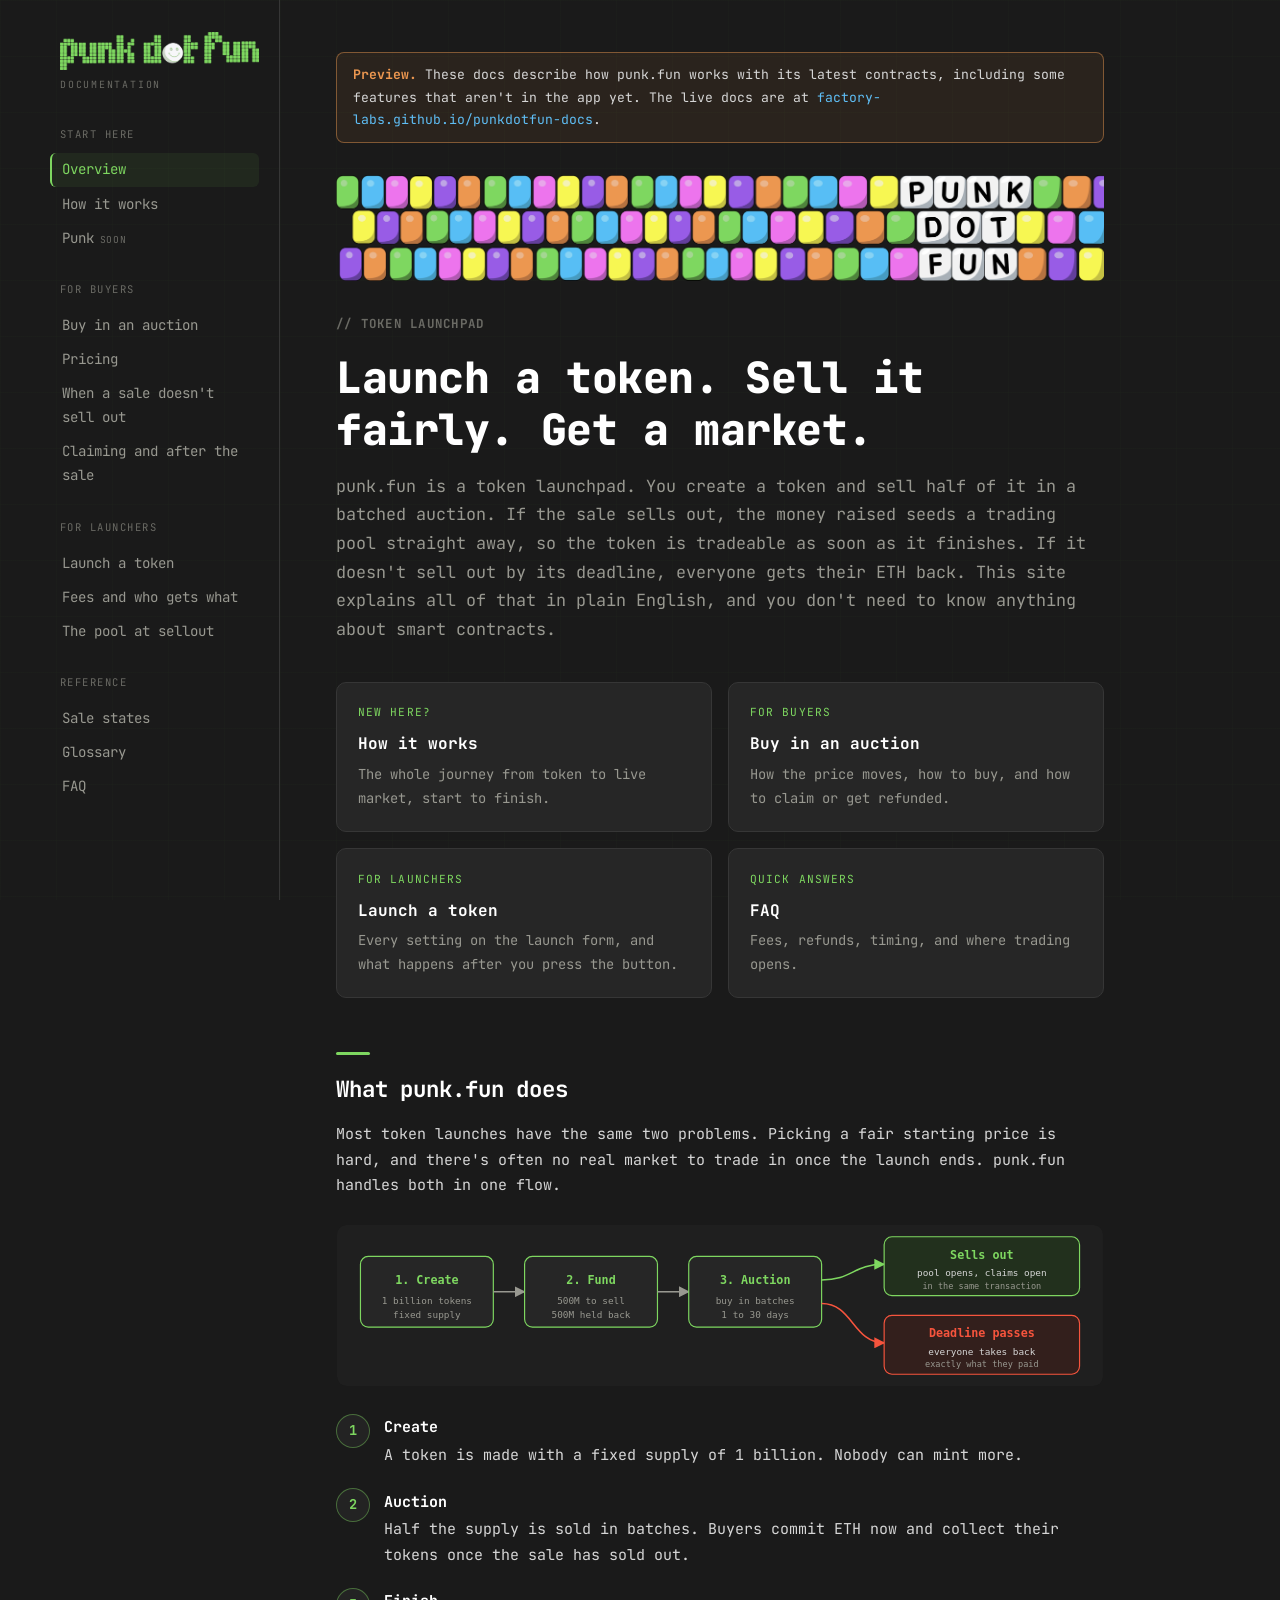
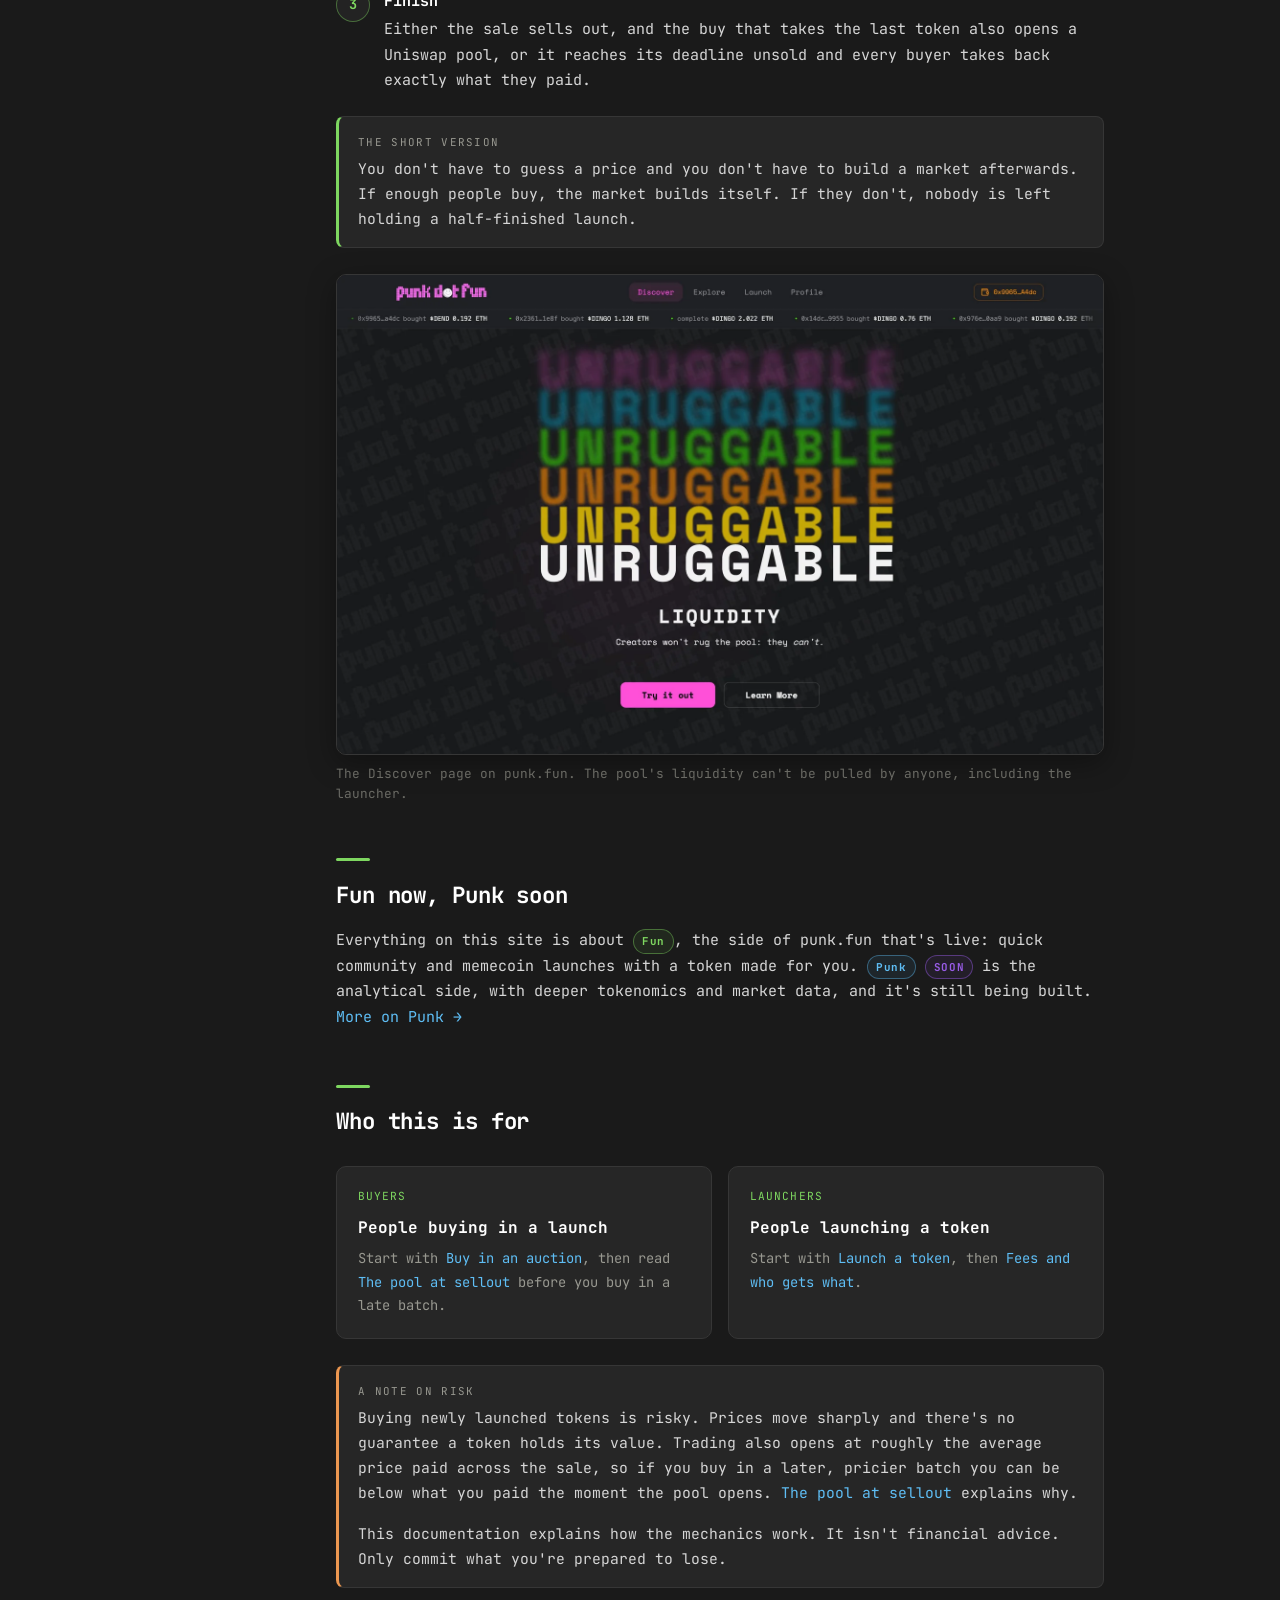
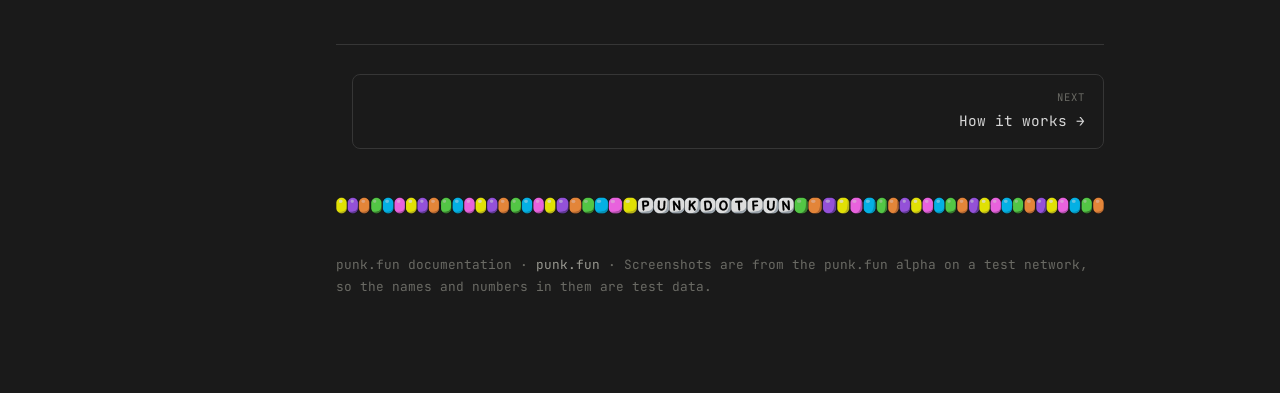
<file: index.html>
<!DOCTYPE html>
<html lang="en">
<head>
<meta charset="UTF-8">
<meta name="robots" content="noindex, nofollow">
<meta name="viewport" content="width=device-width, initial-scale=1.0">
<title>punk.fun docs</title>
<meta name="description" content="Plain-English documentation for punk.fun: how to launch a token, how to buy in a launch, and what happens when a sale sells out or doesn't.">
<link rel="icon" href="favicon.ico" sizes="any">
<link rel="icon" type="image/png" sizes="32x32" href="img/brand/favicon-32.png">
<link rel="apple-touch-icon" href="img/brand/apple-touch-icon.png">
<meta property="og:type" content="website">
<meta property="og:site_name" content="punk.fun docs">
<meta property="og:title" content="punk.fun docs">
<meta property="og:description" content="Plain-English documentation for punk.fun: how to launch a token, how to buy in a launch, and what happens when a sale sells out or doesn't.">
<meta property="og:url" content="https://factory-labs.github.io/punkdotfun-docs-preview/">
<meta property="og:image" content="https://factory-labs.github.io/punkdotfun-docs-preview/img/brand/og-image.png">
<meta property="og:image:width" content="1200">
<meta property="og:image:height" content="630">
<meta name="twitter:card" content="summary_large_image">
<meta name="theme-color" content="#1a1a1a">
<link rel="stylesheet" href="styles.css">
</head>
<body>
<div class="wrap">

<aside class="sidebar">
    <a href="index.html" style="text-decoration:none">
        <img class="brand-logo" src="img/brand/logo.png" alt="punk.fun" width="200" height="38">
    </a>
    <div class="brand-sub">Documentation</div>
    <button class="menu-btn" onclick="toggleMenu()">Menu</button>
    <div class="nav-body">
        <div class="nav-group">
            <div class="nav-group-title">Start here</div>
            <a class="nav-link" href="index.html">Overview</a>
            <a class="nav-link" href="how-it-works.html">How it works</a>
            <a class="nav-link" href="punk.html">Punk<span class="soon-tag">Soon</span></a>
        </div>
        <div class="nav-group">
            <div class="nav-group-title">For buyers</div>
            <a class="nav-link" href="buy-in-an-auction.html">Buy in an auction</a>
            <a class="nav-link" href="pricing.html">Pricing</a>
            <a class="nav-link" href="refunds.html">When a sale doesn't sell out</a>
            <a class="nav-link" href="after-the-sale.html">Claiming and after the sale</a>
        </div>
        <div class="nav-group">
            <div class="nav-group-title">For launchers</div>
            <a class="nav-link" href="launch-a-token.html">Launch a token</a>
            <a class="nav-link" href="fees.html">Fees and who gets what</a>
            <a class="nav-link" href="the-pool.html">The pool at sellout</a>
        </div>
        <div class="nav-group">
            <div class="nav-group-title">Reference</div>
            <a class="nav-link" href="sale-states.html">Sale states</a>
            <a class="nav-link" href="glossary.html">Glossary</a>
            <a class="nav-link" href="faq.html">FAQ</a>
        </div>
    </div>
</aside>

<main class="content">
<div class="preview-banner"><strong>Preview.</strong> These docs describe how punk.fun works with its latest contracts, including some features that aren't in the app yet. The live docs are at <a href="https://factory-labs.github.io/punkdotfun-docs/">factory-labs.github.io/punkdotfun-docs</a>.</div>

<div class="hero">
        <img class="hero-beads" src="img/brand/beads-hero.png" alt="Rows of colourful beads spelling PUNK DOT FUN">
        <div class="hero-mark">// Token launchpad</div>
        <h1>Launch a token. Sell it fairly. Get a market.</h1>
        <p class="lead">punk.fun is a token launchpad. You create a token and sell half of it in a batched auction. If the sale sells out, the money raised seeds a trading pool straight away, so the token is tradeable as soon as it finishes. If it doesn't sell out by its deadline, everyone gets their ETH back. This site explains all of that in plain English, and you don't need to know anything about smart contracts.</p>
    </div>

    <div class="card-grid">
        <a class="card" href="how-it-works.html">
            <div class="card-icon">New here?</div>
            <h3>How it works</h3>
            <p>The whole journey from token to live market, start to finish.</p>
        </a>
        <a class="card" href="buy-in-an-auction.html">
            <div class="card-icon">For buyers</div>
            <h3>Buy in an auction</h3>
            <p>How the price moves, how to buy, and how to claim or get refunded.</p>
        </a>
        <a class="card" href="launch-a-token.html">
            <div class="card-icon">For launchers</div>
            <h3>Launch a token</h3>
            <p>Every setting on the launch form, and what happens after you press the button.</p>
        </a>
        <a class="card" href="faq.html">
            <div class="card-icon">Quick answers</div>
            <h3>FAQ</h3>
            <p>Fees, refunds, timing, and where trading opens.</p>
        </a>
    </div>

    <h2>What punk.fun does</h2>
    <p>Most token launches have the same two problems. Picking a fair starting price is hard, and there's often no real market to trade in once the launch ends. punk.fun handles both in one flow.</p>

    <figure class="diagram">
        <img src="img/diagram-lifecycle.svg" alt="Create, fund, auction, then either sell out and open a pool, or pass the deadline and refund everyone.">
    </figure>

    <ol class="steps">
        <li><strong>Create</strong>A token is made with a fixed supply of 1 billion. Nobody can mint more.</li>
        <li><strong>Auction</strong>Half the supply is sold in batches. Buyers commit ETH now and collect their tokens once the sale has sold out.</li>
        <li><strong>Finish</strong>Either the sale sells out, and the buy that takes the last token also opens a Uniswap pool, or it reaches its deadline unsold and every buyer takes back exactly what they paid.</li>
    </ol>

    <div class="callout tip">
        <span class="callout-label">The short version</span>
        <p>You don't have to guess a price and you don't have to build a market afterwards. If enough people buy, the market builds itself. If they don't, nobody is left holding a half-finished launch.</p>
    </div>

    <figure class="shot wide">
        <img src="img/discover.webp" alt="The punk.fun Discover page with the headline Unruggable Liquidity" loading="lazy">
        <figcaption>The Discover page on punk.fun. The pool's liquidity can't be pulled by anyone, including the launcher.</figcaption>
    </figure>

    <h2>Fun now, Punk soon</h2>
    <p>Everything on this site is about <span class="pill fun">Fun</span>, the side of punk.fun that's live: quick community and memecoin launches with a token made for you. <span class="pill punk">Punk</span> <span class="pill soon">Soon</span> is the analytical side, with deeper tokenomics and market data, and it's still being built. <a href="punk.html">More on Punk &rarr;</a></p>

    <h2>Who this is for</h2>
    <div class="card-grid">
        <div class="card">
            <div class="card-icon">Buyers</div>
            <h3>People buying in a launch</h3>
            <p>Start with <a href="buy-in-an-auction.html">Buy in an auction</a>, then read <a href="the-pool.html">The pool at sellout</a> before you buy in a late batch.</p>
        </div>
        <div class="card">
            <div class="card-icon">Launchers</div>
            <h3>People launching a token</h3>
            <p>Start with <a href="launch-a-token.html">Launch a token</a>, then <a href="fees.html">Fees and who gets what</a>.</p>
        </div>
    </div>

    <div class="callout warn">
        <span class="callout-label">A note on risk</span>
        <p>Buying newly launched tokens is risky. Prices move sharply and there's no guarantee a token holds its value. Trading also opens at roughly the average price paid across the sale, so if you buy in a later, pricier batch you can be below what you paid the moment the pool opens. <a href="the-pool.html">The pool at sellout</a> explains why.</p>
        <p>This documentation explains how the mechanics work. It isn't financial advice. Only commit what you're prepared to lose.</p>
    </div>

    <div class="page-nav">
        <span></span>
        <a class="next" href="how-it-works.html">
            <span class="dir">Next</span>
            <span class="ttl">How it works &rarr;</span>
        </a>
    </div>

    <img class="beads-strip" src="img/brand/beads-strip.png" alt="" aria-hidden="true">

    <footer>
        punk.fun documentation &middot; <a href="https://punk.fun">punk.fun</a> &middot; Screenshots are from the punk.fun alpha on a test network, so the names and numbers in them are test data.
    </footer>
</main>

</div>
<script src="app.js"></script>
</body>
</html>
</file>
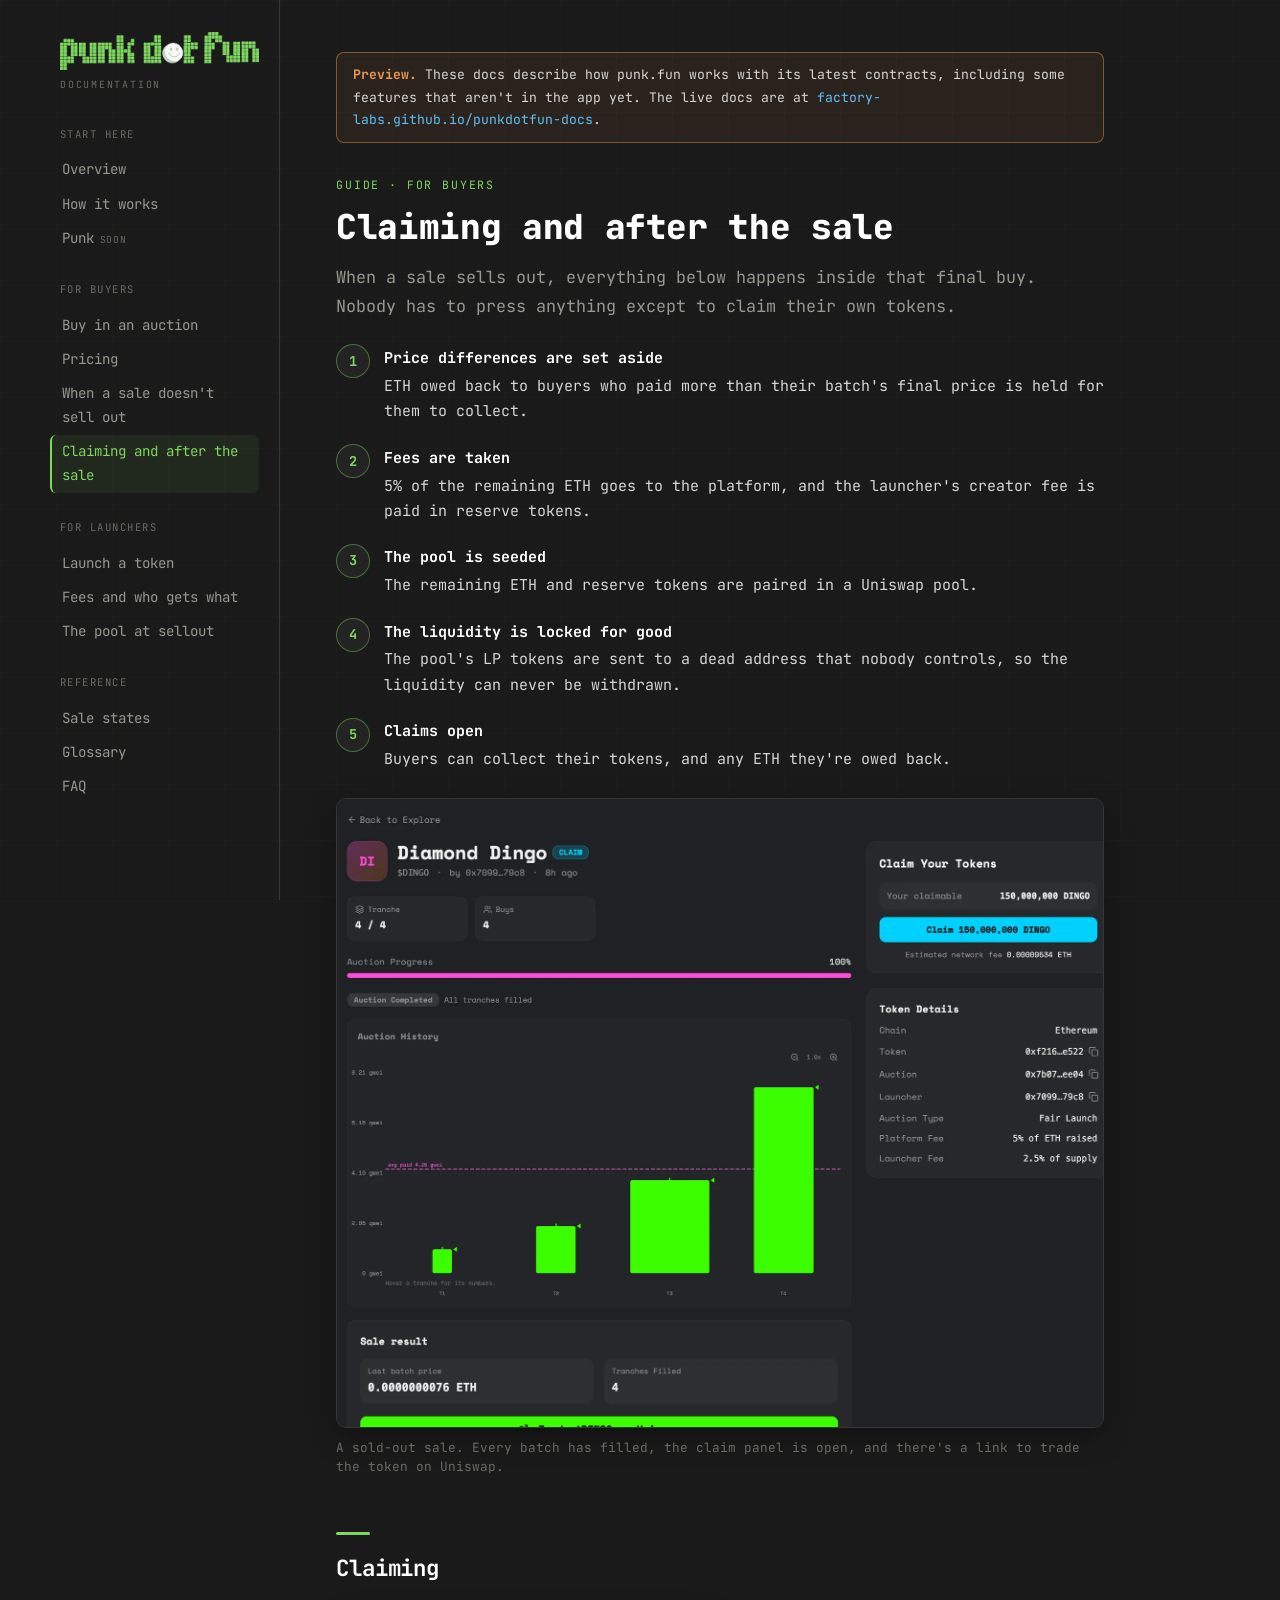
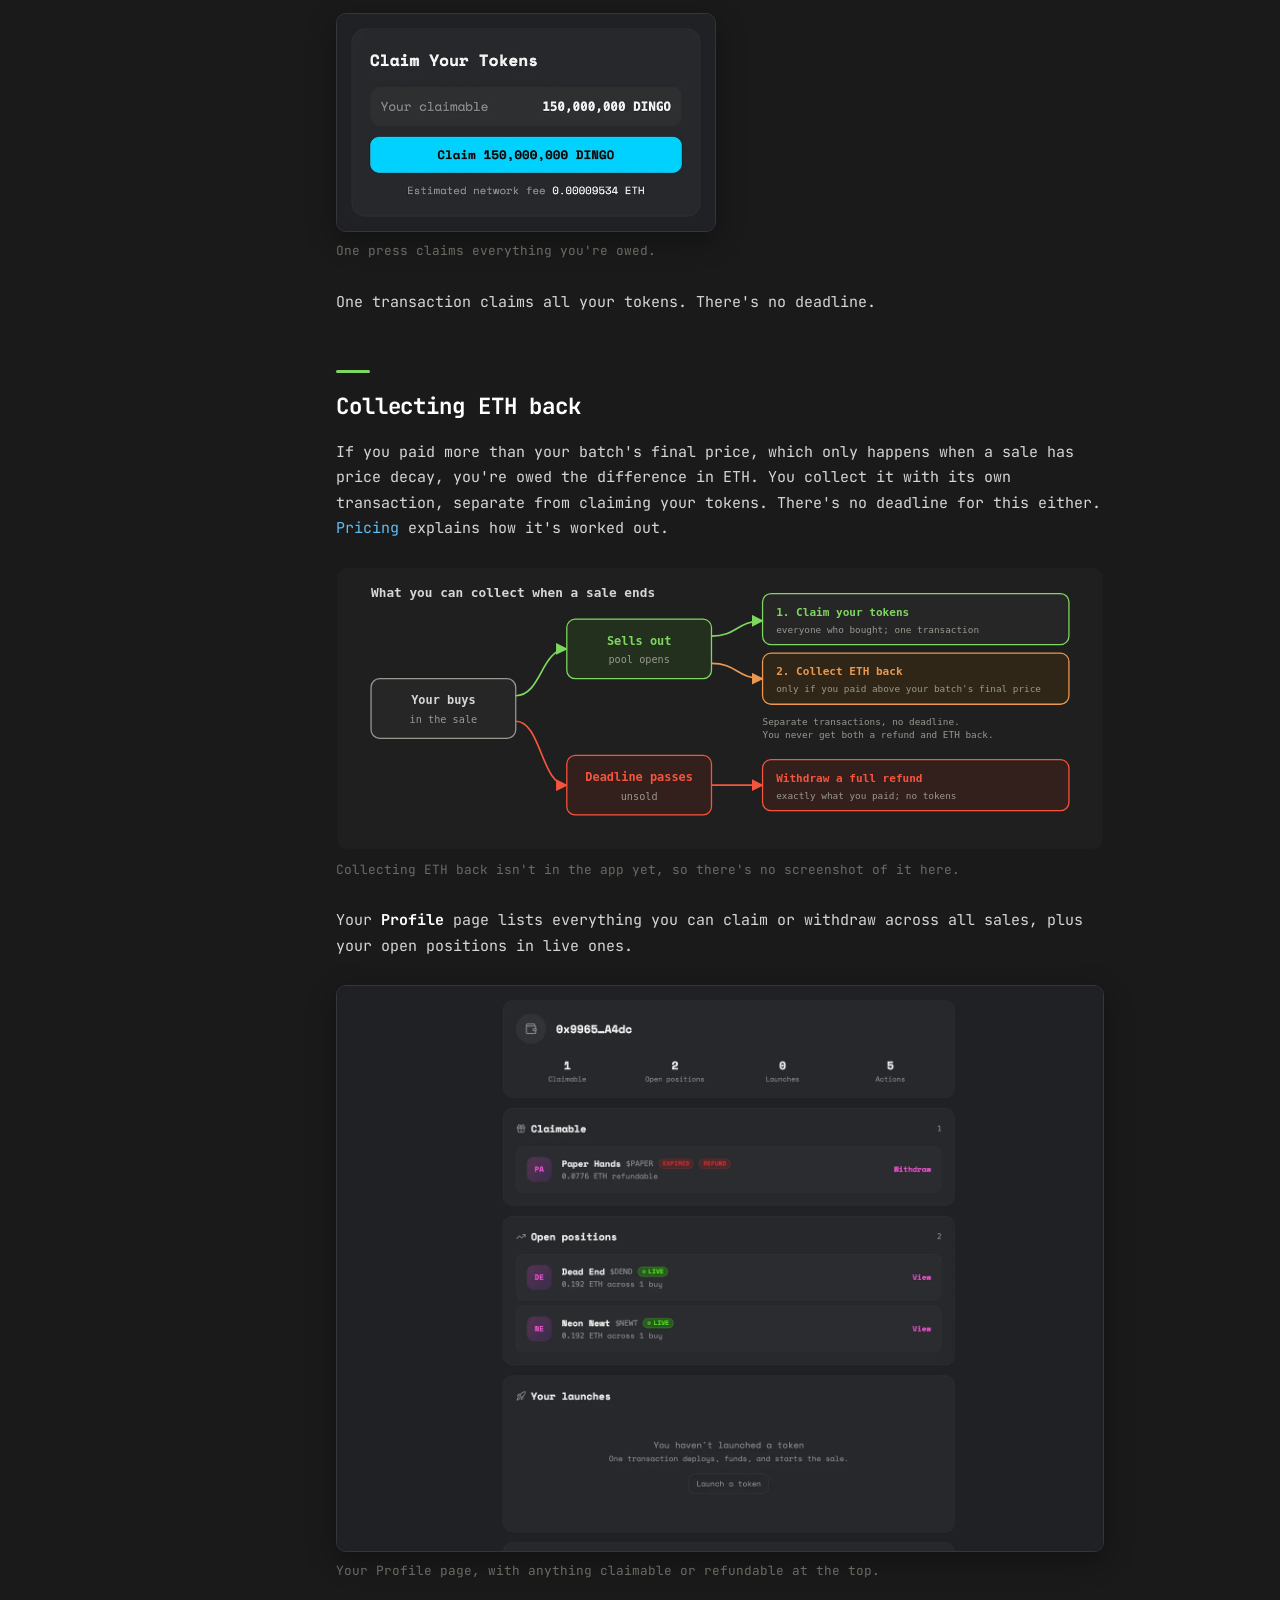
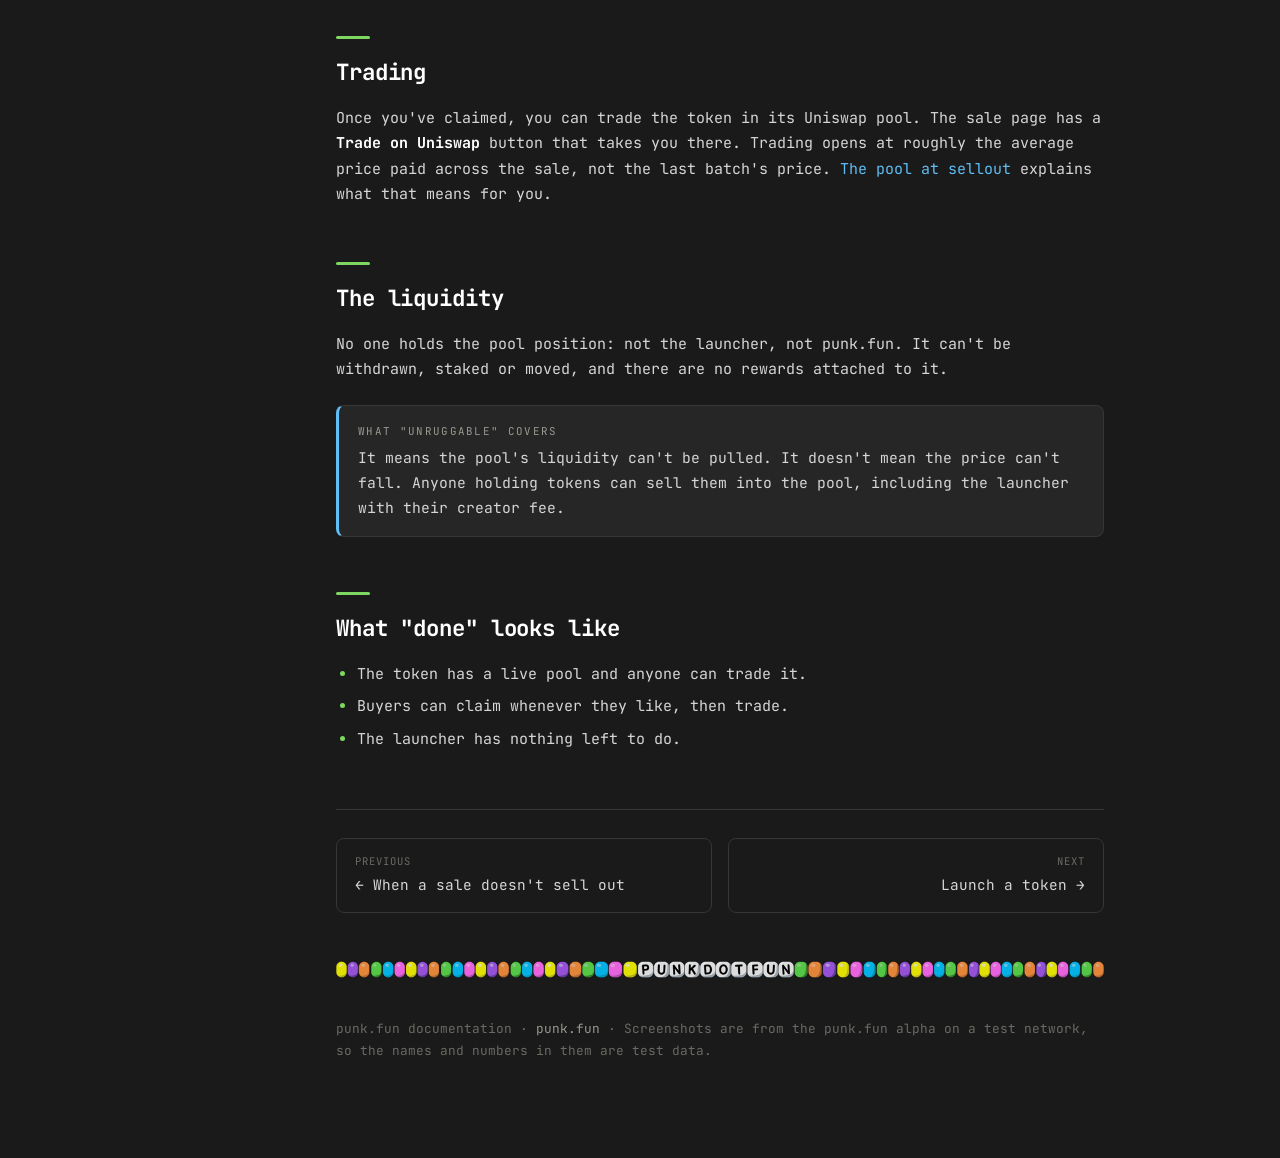
<file: after-the-sale.html>
<!DOCTYPE html>
<html lang="en">
<head>
<meta charset="UTF-8">
<meta name="robots" content="noindex, nofollow">
<meta name="viewport" content="width=device-width, initial-scale=1.0">
<title>Claiming and after the sale | punk.fun docs</title>
<meta name="description" content="What happens when a punk.fun sale sells out: fees, the Uniswap pool, burned liquidity, and claiming your tokens.">
<link rel="icon" href="favicon.ico" sizes="any">
<link rel="icon" type="image/png" sizes="32x32" href="img/brand/favicon-32.png">
<link rel="apple-touch-icon" href="img/brand/apple-touch-icon.png">
<meta property="og:type" content="website">
<meta property="og:site_name" content="punk.fun docs">
<meta property="og:title" content="Claiming and after the sale | punk.fun docs">
<meta property="og:description" content="What happens when a punk.fun sale sells out: fees, the Uniswap pool, burned liquidity, and claiming your tokens.">
<meta property="og:url" content="https://factory-labs.github.io/punkdotfun-docs-preview/after-the-sale.html">
<meta property="og:image" content="https://factory-labs.github.io/punkdotfun-docs-preview/img/brand/og-image.png">
<meta property="og:image:width" content="1200">
<meta property="og:image:height" content="630">
<meta name="twitter:card" content="summary_large_image">
<meta name="theme-color" content="#1a1a1a">
<link rel="stylesheet" href="styles.css">
</head>
<body>
<div class="wrap">

<aside class="sidebar">
    <a href="index.html" style="text-decoration:none">
        <img class="brand-logo" src="img/brand/logo.png" alt="punk.fun" width="200" height="38">
    </a>
    <div class="brand-sub">Documentation</div>
    <button class="menu-btn" onclick="toggleMenu()">Menu</button>
    <div class="nav-body">
        <div class="nav-group">
            <div class="nav-group-title">Start here</div>
            <a class="nav-link" href="index.html">Overview</a>
            <a class="nav-link" href="how-it-works.html">How it works</a>
            <a class="nav-link" href="punk.html">Punk<span class="soon-tag">Soon</span></a>
        </div>
        <div class="nav-group">
            <div class="nav-group-title">For buyers</div>
            <a class="nav-link" href="buy-in-an-auction.html">Buy in an auction</a>
            <a class="nav-link" href="pricing.html">Pricing</a>
            <a class="nav-link" href="refunds.html">When a sale doesn't sell out</a>
            <a class="nav-link" href="after-the-sale.html">Claiming and after the sale</a>
        </div>
        <div class="nav-group">
            <div class="nav-group-title">For launchers</div>
            <a class="nav-link" href="launch-a-token.html">Launch a token</a>
            <a class="nav-link" href="fees.html">Fees and who gets what</a>
            <a class="nav-link" href="the-pool.html">The pool at sellout</a>
        </div>
        <div class="nav-group">
            <div class="nav-group-title">Reference</div>
            <a class="nav-link" href="sale-states.html">Sale states</a>
            <a class="nav-link" href="glossary.html">Glossary</a>
            <a class="nav-link" href="faq.html">FAQ</a>
        </div>
    </div>
</aside>

<main class="content">
<div class="preview-banner"><strong>Preview.</strong> These docs describe how punk.fun works with its latest contracts, including some features that aren't in the app yet. The live docs are at <a href="https://factory-labs.github.io/punkdotfun-docs/">factory-labs.github.io/punkdotfun-docs</a>.</div>

<div class="eyebrow">Guide &middot; For buyers</div>
    <h1>Claiming and after the sale</h1>
    <p class="lead">When a sale sells out, everything below happens inside that final buy. Nobody has to press anything except to claim their own tokens.</p>

    <ol class="steps">
        <li><strong>Price differences are set aside</strong>ETH owed back to buyers who paid more than their batch's final price is held for them to collect.</li>
        <li><strong>Fees are taken</strong>5% of the remaining ETH goes to the platform, and the launcher's creator fee is paid in reserve tokens.</li>
        <li><strong>The pool is seeded</strong>The remaining ETH and reserve tokens are paired in a Uniswap pool.</li>
        <li><strong>The liquidity is locked for good</strong>The pool's LP tokens are sent to a dead address that nobody controls, so the liquidity can never be withdrawn.</li>
        <li><strong>Claims open</strong>Buyers can collect their tokens, and any ETH they're owed back.</li>
    </ol>

    <figure class="shot wide">
        <img src="img/sale-soldout.webp" alt="A sold-out sale marked CLAIM, with all four batches filled, a Claim Your Tokens panel and a Trade on Uniswap button" loading="lazy">
        <figcaption>A sold-out sale. Every batch has filled, the claim panel is open, and there's a link to trade the token on Uniswap.</figcaption>
    </figure>

    <h2>Claiming</h2>
    <figure class="shot narrow">
        <img src="img/claim-panel.webp" alt="The Claim Your Tokens panel showing 150,000,000 DINGO claimable and a Claim button" loading="lazy">
        <figcaption>One press claims everything you're owed.</figcaption>
    </figure>
    <p>One transaction claims all your tokens. There's no deadline.</p>

    <h2>Collecting ETH back</h2>
    <p>If you paid more than your batch's final price, which only happens when a sale has price decay, you're owed the difference in ETH. You collect it with its own transaction, separate from claiming your tokens. There's no deadline for this either. <a href="pricing.html#one-price">Pricing</a> explains how it's worked out.</p>

    <figure class="diagram">
        <img src="img/diagram-collect.svg" alt="If a sale sells out you claim your tokens and, if you paid above your batch's final price, collect ETH back in a separate transaction. If it misses its deadline you withdraw a full refund instead. Never both.">
        <figcaption>Collecting ETH back isn't in the app yet, so there's no screenshot of it here.</figcaption>
    </figure>
    <p>Your <strong>Profile</strong> page lists everything you can claim or withdraw across all sales, plus your open positions in live ones.</p>

    <figure class="shot wide">
        <img src="img/profile.webp" alt="The Profile page showing claimable items, open positions and your launches" loading="lazy">
        <figcaption>Your Profile page, with anything claimable or refundable at the top.</figcaption>
    </figure>

    <h2>Trading</h2>
    <p>Once you've claimed, you can trade the token in its Uniswap pool. The sale page has a <strong>Trade on Uniswap</strong> button that takes you there. Trading opens at roughly the average price paid across the sale, not the last batch's price. <a href="the-pool.html">The pool at sellout</a> explains what that means for you.</p>

    <h2>The liquidity</h2>
    <p>No one holds the pool position: not the launcher, not punk.fun. It can't be withdrawn, staked or moved, and there are no rewards attached to it.</p>

    <div class="callout">
        <span class="callout-label">What "unruggable" covers</span>
        <p>It means the pool's liquidity can't be pulled. It doesn't mean the price can't fall. Anyone holding tokens can sell them into the pool, including the launcher with their creator fee.</p>
    </div>

    <h2>What "done" looks like</h2>
    <ul>
        <li>The token has a live pool and anyone can trade it.</li>
        <li>Buyers can claim whenever they like, then trade.</li>
        <li>The launcher has nothing left to do.</li>
    </ul>

    <div class="page-nav">
        <a href="refunds.html">
            <span class="dir">Previous</span>
            <span class="ttl">&larr; When a sale doesn't sell out</span>
        </a>
        <a class="next" href="launch-a-token.html">
            <span class="dir">Next</span>
            <span class="ttl">Launch a token &rarr;</span>
        </a>
    </div>

    <img class="beads-strip" src="img/brand/beads-strip.png" alt="" aria-hidden="true">

    <footer>
        punk.fun documentation &middot; <a href="https://punk.fun">punk.fun</a> &middot; Screenshots are from the punk.fun alpha on a test network, so the names and numbers in them are test data.
    </footer>
</main>

</div>
<script src="app.js"></script>
</body>
</html>
</file>
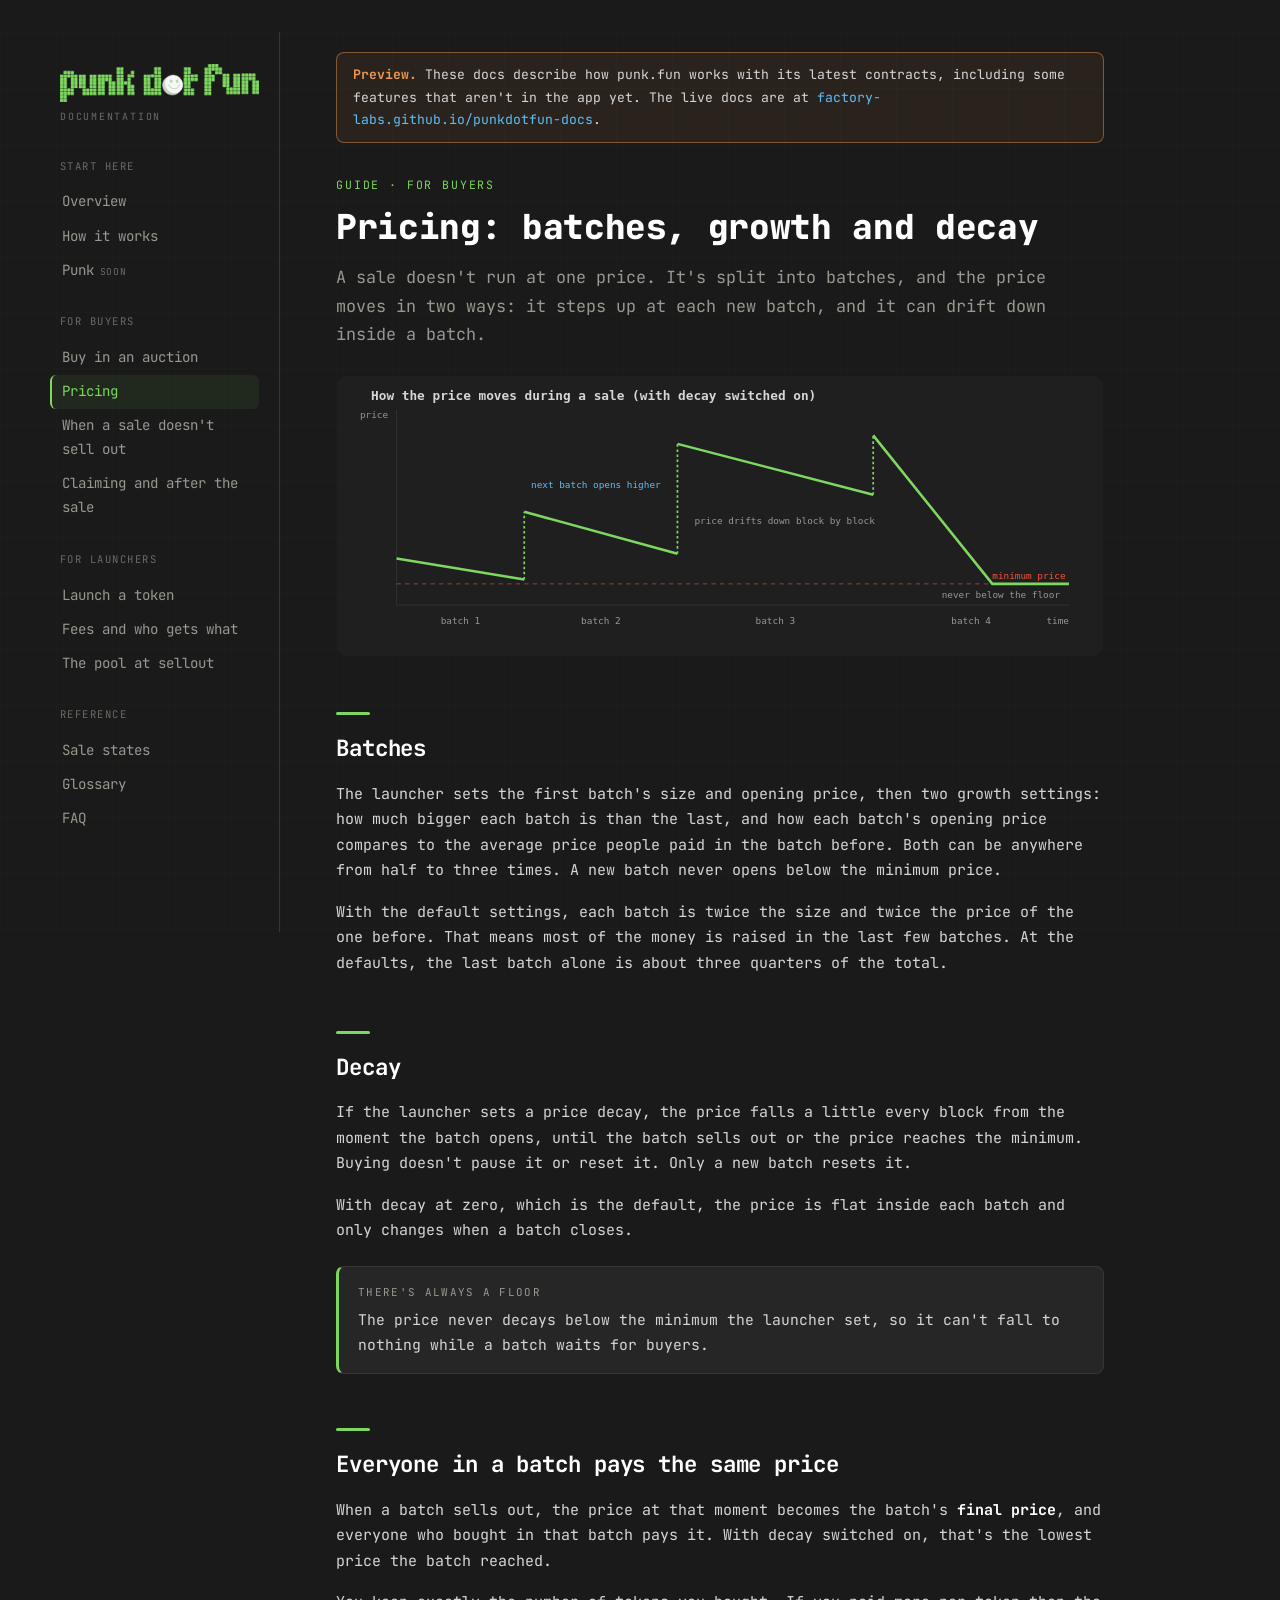
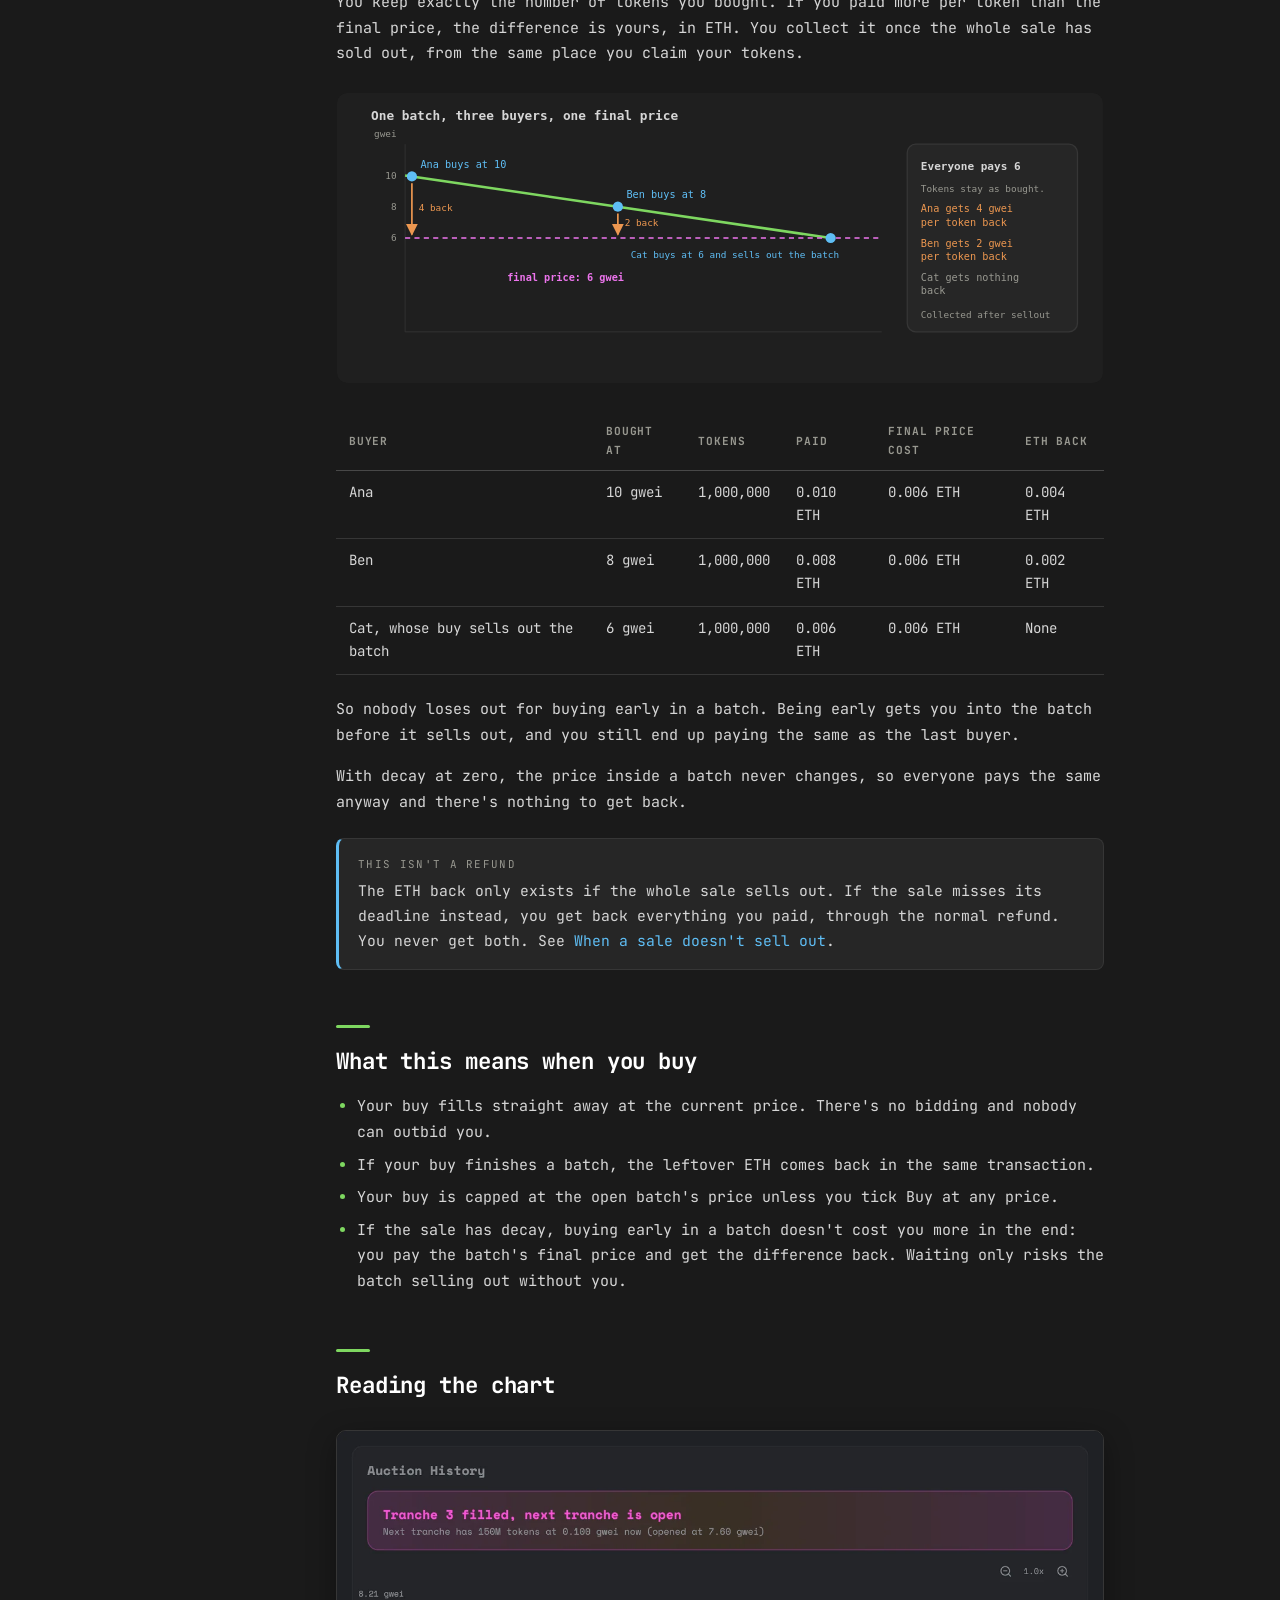
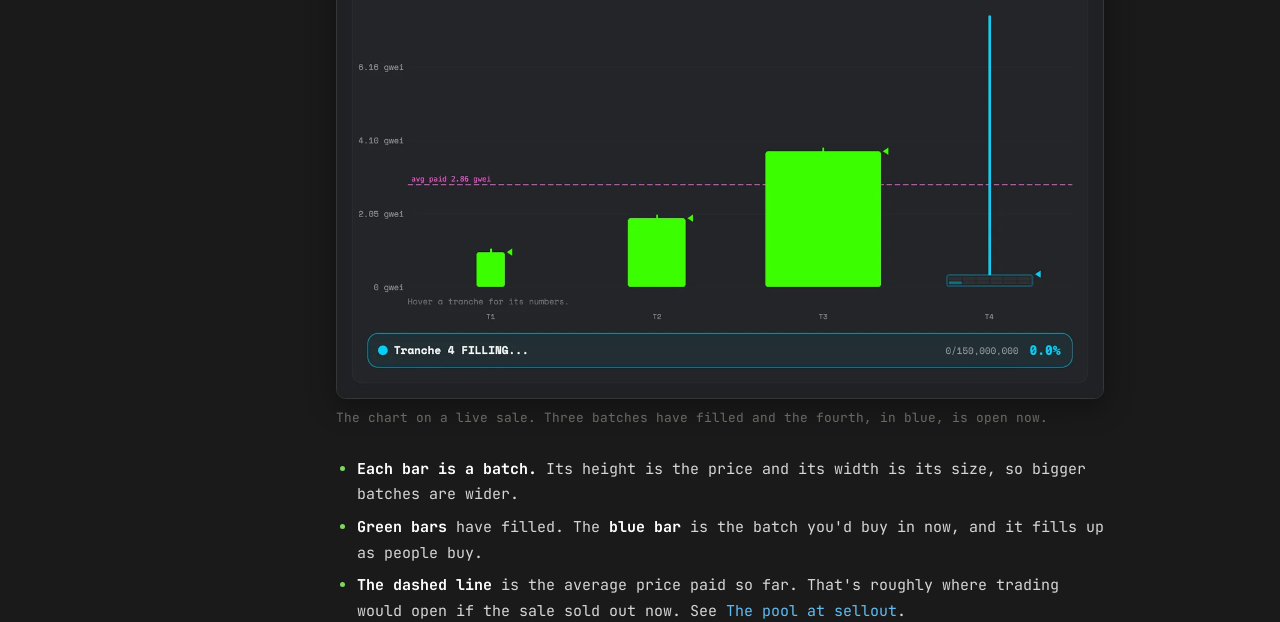
<file: batch-average.html>
<!DOCTYPE html>
<html lang="en">
<head>
<meta charset="UTF-8">
<meta name="robots" content="noindex, nofollow">
<link rel="icon" href="favicon.ico" sizes="any">
<link rel="icon" type="image/png" sizes="32x32" href="img/brand/favicon-32.png">
<link rel="apple-touch-icon" href="img/brand/apple-touch-icon.png">
<title>Pricing | punk.fun docs</title>
<meta http-equiv="refresh" content="0; url=pricing.html#one-price">
<link rel="canonical" href="pricing.html">
</head>
<body>
<p>Batch-average pricing has been replaced. Everyone in a batch now pays the same price: see <a href="pricing.html#one-price">Pricing</a>.</p>
</body>
</html>
</file>
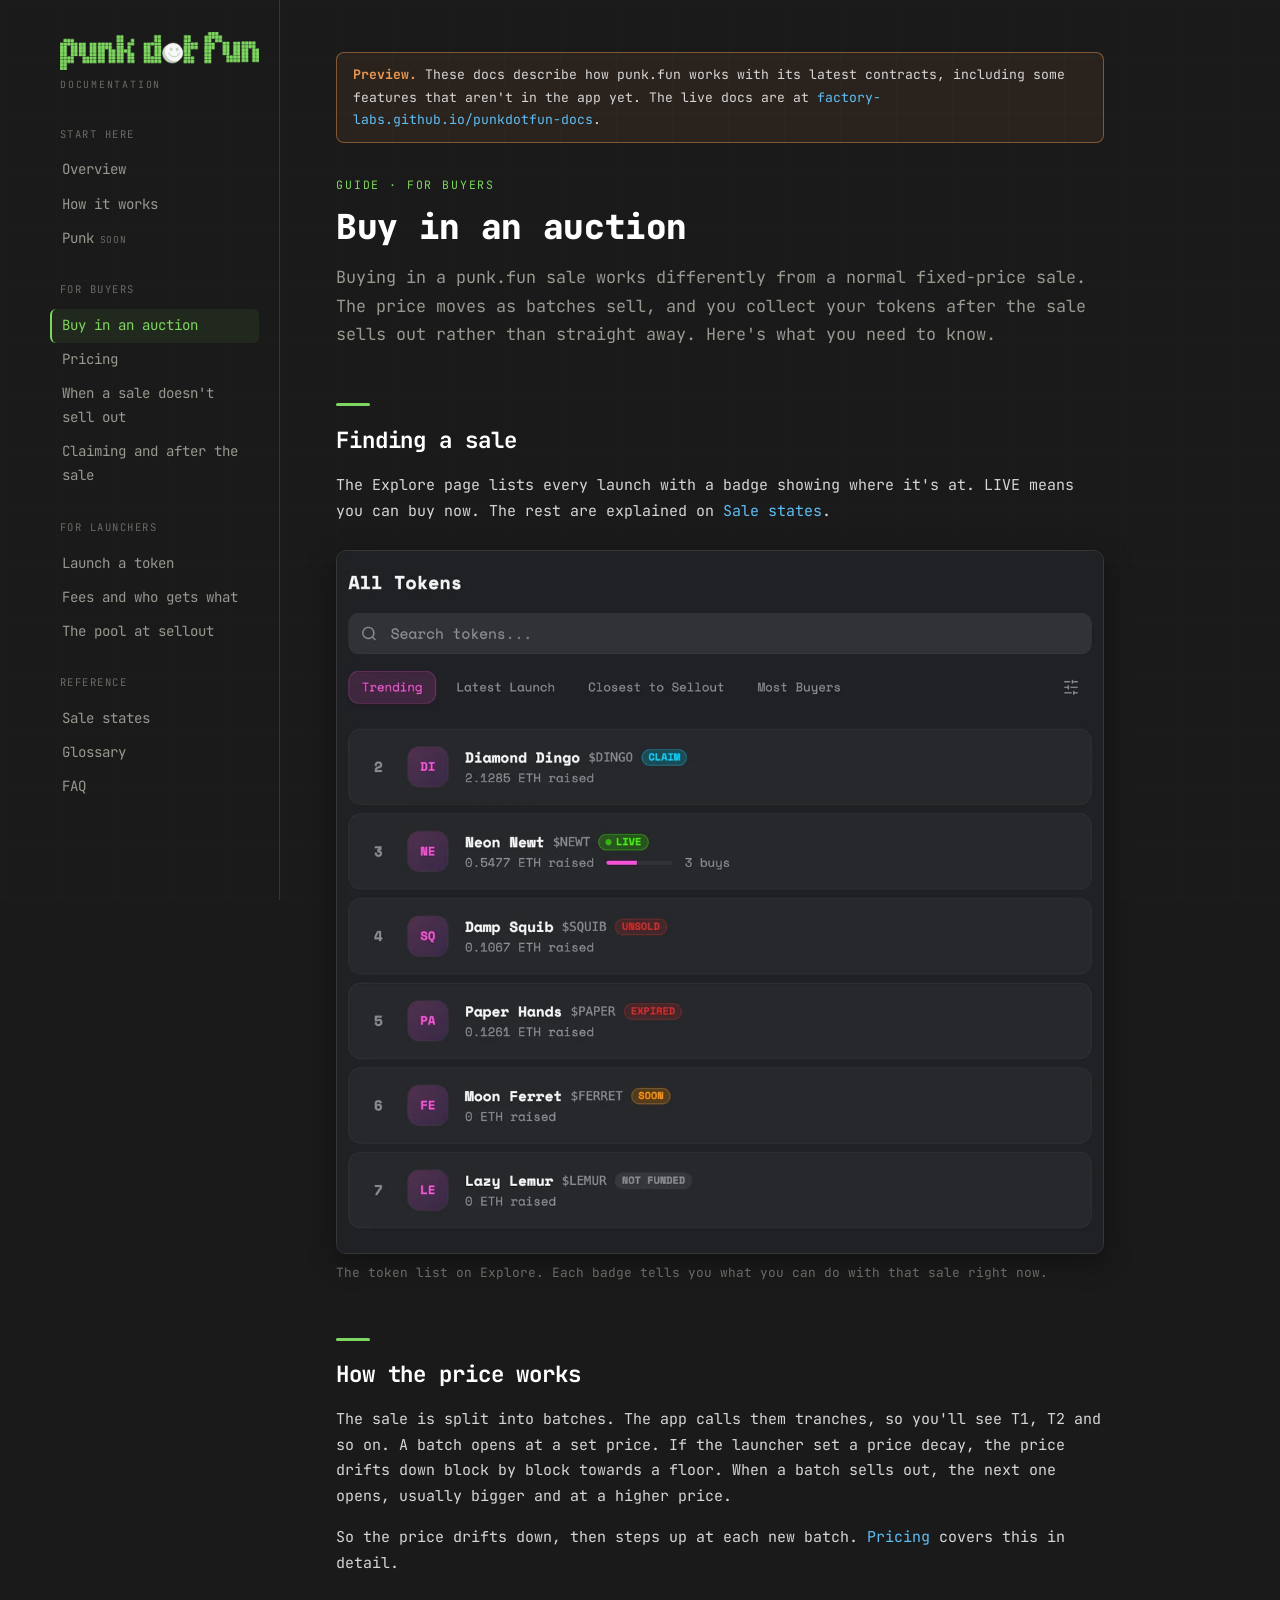
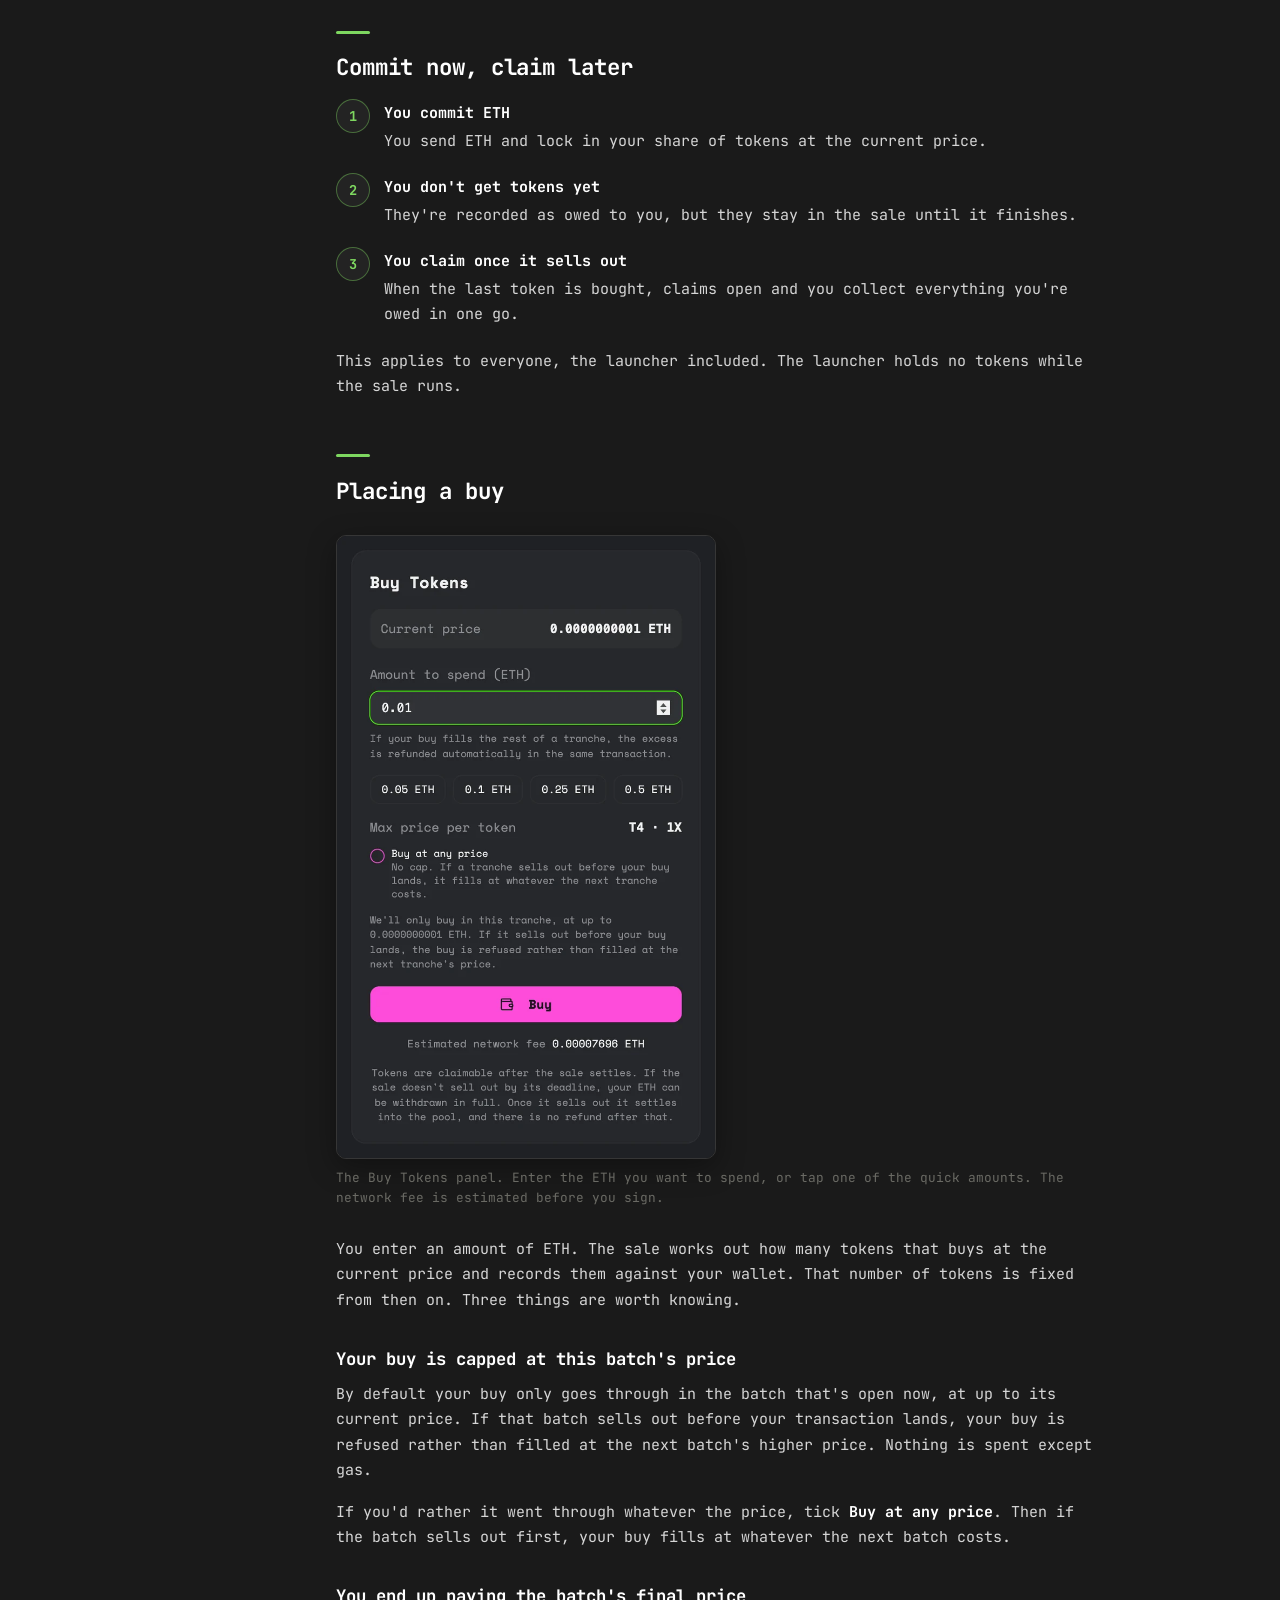
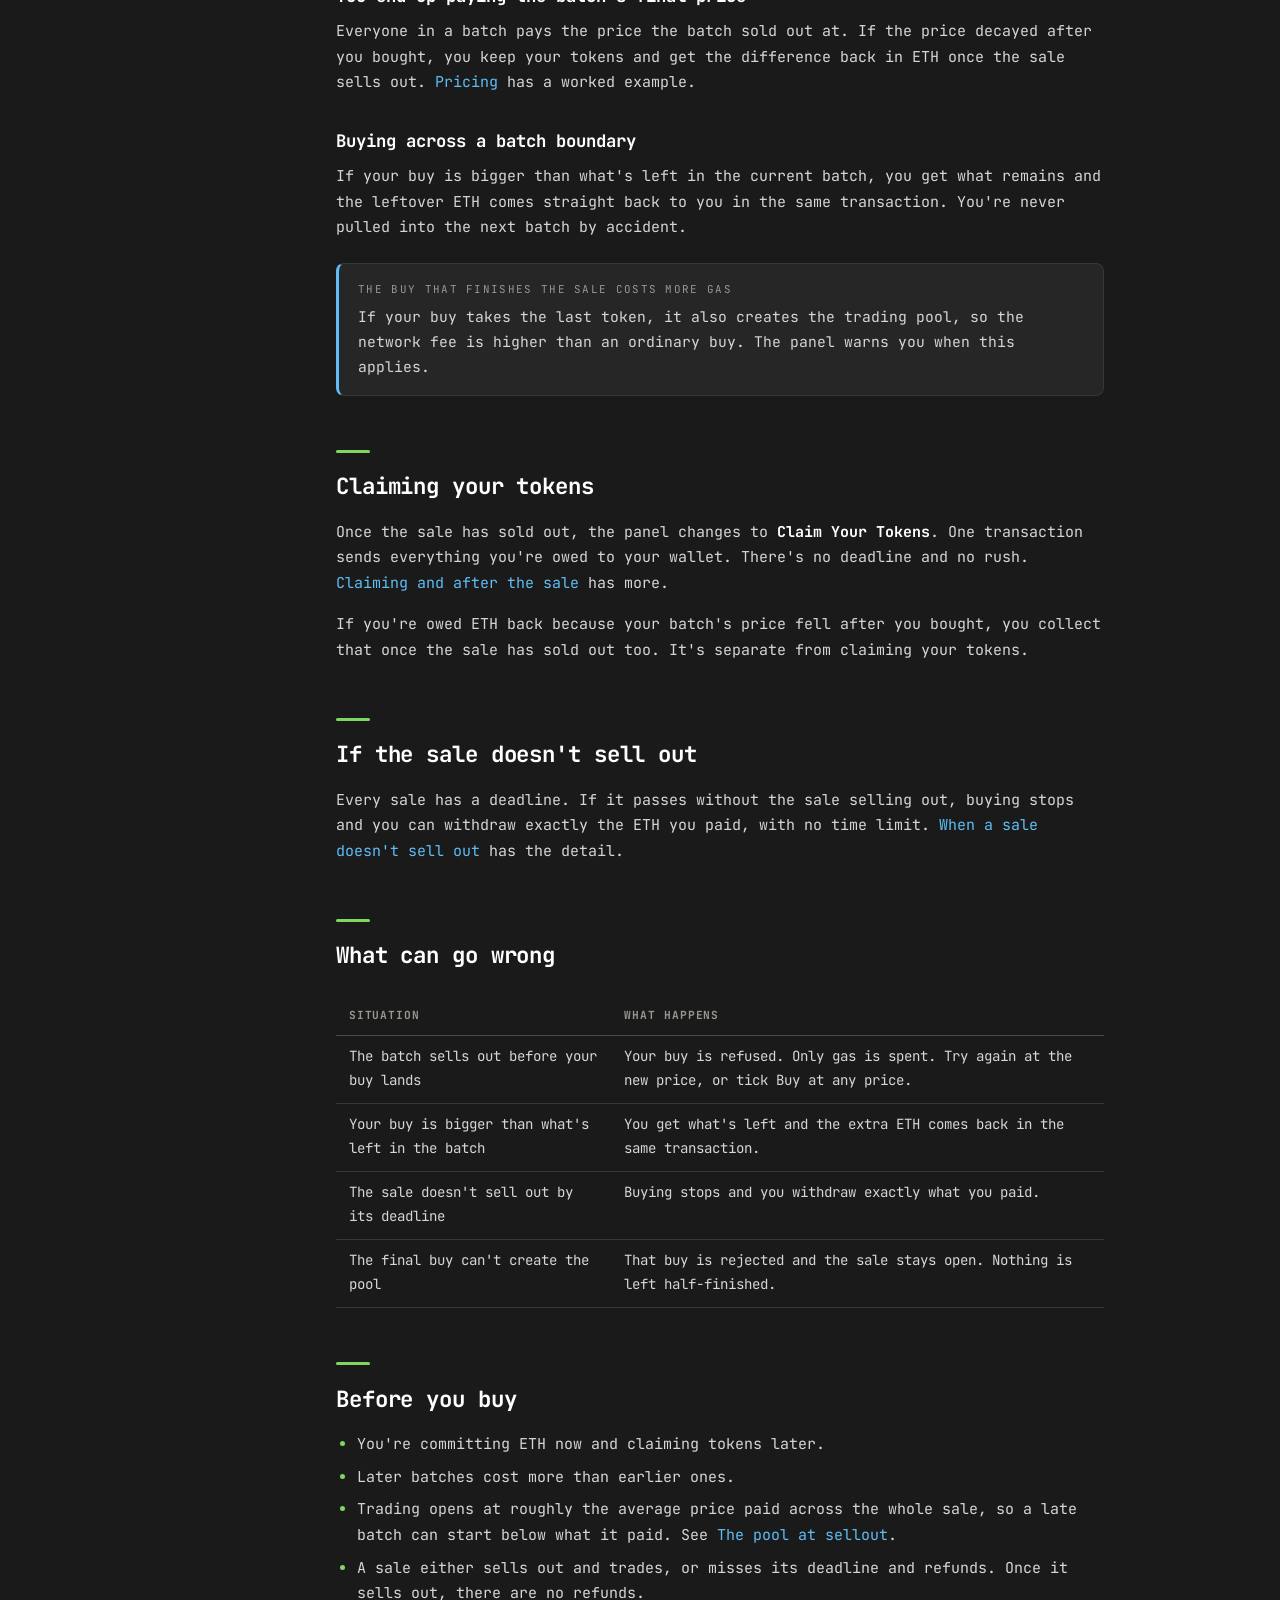
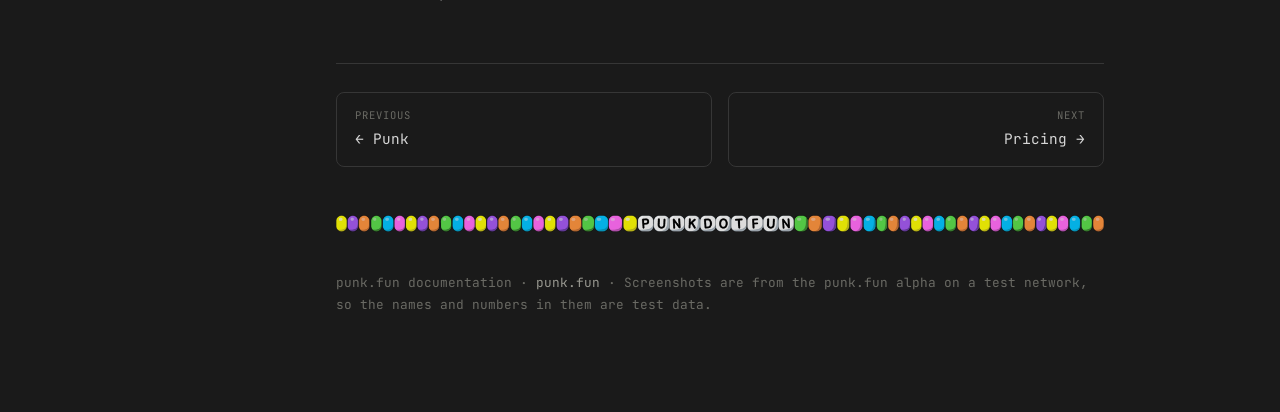
<file: buy-in-an-auction.html>
<!DOCTYPE html>
<html lang="en">
<head>
<meta charset="UTF-8">
<meta name="robots" content="noindex, nofollow">
<meta name="viewport" content="width=device-width, initial-scale=1.0">
<title>Buy in an auction | punk.fun docs</title>
<meta name="description" content="How to buy in a punk.fun sale: how the price moves, the max price cap, claiming your tokens, and what happens if the sale doesn't sell out.">
<link rel="icon" href="favicon.ico" sizes="any">
<link rel="icon" type="image/png" sizes="32x32" href="img/brand/favicon-32.png">
<link rel="apple-touch-icon" href="img/brand/apple-touch-icon.png">
<meta property="og:type" content="website">
<meta property="og:site_name" content="punk.fun docs">
<meta property="og:title" content="Buy in an auction | punk.fun docs">
<meta property="og:description" content="How to buy in a punk.fun sale: how the price moves, the max price cap, claiming your tokens, and what happens if the sale doesn't sell out.">
<meta property="og:url" content="https://factory-labs.github.io/punkdotfun-docs-preview/buy-in-an-auction.html">
<meta property="og:image" content="https://factory-labs.github.io/punkdotfun-docs-preview/img/brand/og-image.png">
<meta property="og:image:width" content="1200">
<meta property="og:image:height" content="630">
<meta name="twitter:card" content="summary_large_image">
<meta name="theme-color" content="#1a1a1a">
<link rel="stylesheet" href="styles.css">
</head>
<body>
<div class="wrap">

<aside class="sidebar">
    <a href="index.html" style="text-decoration:none">
        <img class="brand-logo" src="img/brand/logo.png" alt="punk.fun" width="200" height="38">
    </a>
    <div class="brand-sub">Documentation</div>
    <button class="menu-btn" onclick="toggleMenu()">Menu</button>
    <div class="nav-body">
        <div class="nav-group">
            <div class="nav-group-title">Start here</div>
            <a class="nav-link" href="index.html">Overview</a>
            <a class="nav-link" href="how-it-works.html">How it works</a>
            <a class="nav-link" href="punk.html">Punk<span class="soon-tag">Soon</span></a>
        </div>
        <div class="nav-group">
            <div class="nav-group-title">For buyers</div>
            <a class="nav-link" href="buy-in-an-auction.html">Buy in an auction</a>
            <a class="nav-link" href="pricing.html">Pricing</a>
            <a class="nav-link" href="refunds.html">When a sale doesn't sell out</a>
            <a class="nav-link" href="after-the-sale.html">Claiming and after the sale</a>
        </div>
        <div class="nav-group">
            <div class="nav-group-title">For launchers</div>
            <a class="nav-link" href="launch-a-token.html">Launch a token</a>
            <a class="nav-link" href="fees.html">Fees and who gets what</a>
            <a class="nav-link" href="the-pool.html">The pool at sellout</a>
        </div>
        <div class="nav-group">
            <div class="nav-group-title">Reference</div>
            <a class="nav-link" href="sale-states.html">Sale states</a>
            <a class="nav-link" href="glossary.html">Glossary</a>
            <a class="nav-link" href="faq.html">FAQ</a>
        </div>
    </div>
</aside>

<main class="content">
<div class="preview-banner"><strong>Preview.</strong> These docs describe how punk.fun works with its latest contracts, including some features that aren't in the app yet. The live docs are at <a href="https://factory-labs.github.io/punkdotfun-docs/">factory-labs.github.io/punkdotfun-docs</a>.</div>

<div class="eyebrow">Guide &middot; For buyers</div>
    <h1>Buy in an auction</h1>
    <p class="lead">Buying in a punk.fun sale works differently from a normal fixed-price sale. The price moves as batches sell, and you collect your tokens after the sale sells out rather than straight away. Here's what you need to know.</p>

    <h2>Finding a sale</h2>
    <p>The Explore page lists every launch with a badge showing where it's at. LIVE means you can buy now. The rest are explained on <a href="sale-states.html">Sale states</a>.</p>

    <figure class="shot">
        <img src="img/explore-list.webp" alt="The All Tokens list on the Explore page, with CLAIM, LIVE, UNSOLD, EXPIRED, SOON and NOT FUNDED badges" loading="lazy">
        <figcaption>The token list on Explore. Each badge tells you what you can do with that sale right now.</figcaption>
    </figure>

    <h2>How the price works</h2>
    <p>The sale is split into batches. The app calls them tranches, so you'll see T1, T2 and so on. A batch opens at a set price. If the launcher set a price decay, the price drifts down block by block towards a floor. When a batch sells out, the next one opens, usually bigger and at a higher price.</p>
    <p>So the price drifts down, then steps up at each new batch. <a href="pricing.html">Pricing</a> covers this in detail.</p>

    <h2>Commit now, claim later</h2>
    <ol class="steps">
        <li><strong>You commit ETH</strong>You send ETH and lock in your share of tokens at the current price.</li>
        <li><strong>You don't get tokens yet</strong>They're recorded as owed to you, but they stay in the sale until it finishes.</li>
        <li><strong>You claim once it sells out</strong>When the last token is bought, claims open and you collect everything you're owed in one go.</li>
    </ol>
    <p>This applies to everyone, the launcher included. The launcher holds no tokens while the sale runs.</p>

    <h2>Placing a buy</h2>
    <figure class="shot narrow">
        <img src="img/buy-panel.webp" alt="The Buy Tokens panel with the current price, an amount to spend, quick amounts, the Buy at any price option and the Buy button" loading="lazy">
        <figcaption>The Buy Tokens panel. Enter the ETH you want to spend, or tap one of the quick amounts. The network fee is estimated before you sign.</figcaption>
    </figure>
    <p>You enter an amount of ETH. The sale works out how many tokens that buys at the current price and records them against your wallet. That number of tokens is fixed from then on. Three things are worth knowing.</p>

    <h3>Your buy is capped at this batch's price</h3>
    <p>By default your buy only goes through in the batch that's open now, at up to its current price. If that batch sells out before your transaction lands, your buy is refused rather than filled at the next batch's higher price. Nothing is spent except gas.</p>
    <p>If you'd rather it went through whatever the price, tick <strong>Buy at any price</strong>. Then if the batch sells out first, your buy fills at whatever the next batch costs.</p>

    <h3>You end up paying the batch's final price</h3>
    <p>Everyone in a batch pays the price the batch sold out at. If the price decayed after you bought, you keep your tokens and get the difference back in ETH once the sale sells out. <a href="pricing.html#one-price">Pricing</a> has a worked example.</p>

    <h3>Buying across a batch boundary</h3>
    <p>If your buy is bigger than what's left in the current batch, you get what remains and the leftover ETH comes straight back to you in the same transaction. You're never pulled into the next batch by accident.</p>

    <div class="callout">
        <span class="callout-label">The buy that finishes the sale costs more gas</span>
        <p>If your buy takes the last token, it also creates the trading pool, so the network fee is higher than an ordinary buy. The panel warns you when this applies.</p>
    </div>

    <h2>Claiming your tokens</h2>
    <p>Once the sale has sold out, the panel changes to <strong>Claim Your Tokens</strong>. One transaction sends everything you're owed to your wallet. There's no deadline and no rush. <a href="after-the-sale.html">Claiming and after the sale</a> has more.</p>
    <p>If you're owed ETH back because your batch's price fell after you bought, you collect that once the sale has sold out too. It's separate from claiming your tokens.</p>

    <h2>If the sale doesn't sell out</h2>
    <p>Every sale has a deadline. If it passes without the sale selling out, buying stops and you can withdraw exactly the ETH you paid, with no time limit. <a href="refunds.html">When a sale doesn't sell out</a> has the detail.</p>

    <h2>What can go wrong</h2>
    <div class="table-wrap">
    <table>
        <thead><tr><th>Situation</th><th>What happens</th></tr></thead>
        <tbody>
            <tr><td>The batch sells out before your buy lands</td><td>Your buy is refused. Only gas is spent. Try again at the new price, or tick Buy at any price.</td></tr>
            <tr><td>Your buy is bigger than what's left in the batch</td><td>You get what's left and the extra ETH comes back in the same transaction.</td></tr>
            <tr><td>The sale doesn't sell out by its deadline</td><td>Buying stops and you withdraw exactly what you paid.</td></tr>
            <tr><td>The final buy can't create the pool</td><td>That buy is rejected and the sale stays open. Nothing is left half-finished.</td></tr>
        </tbody>
    </table>
    </div>

    <h2>Before you buy</h2>
    <ul>
        <li>You're committing ETH now and claiming tokens later.</li>
        <li>Later batches cost more than earlier ones.</li>
        <li>Trading opens at roughly the average price paid across the whole sale, so a late batch can start below what it paid. See <a href="the-pool.html">The pool at sellout</a>.</li>
        <li>A sale either sells out and trades, or misses its deadline and refunds. Once it sells out, there are no refunds.</li>
    </ul>

    <div class="page-nav">
        <a href="punk.html">
            <span class="dir">Previous</span>
            <span class="ttl">&larr; Punk</span>
        </a>
        <a class="next" href="pricing.html">
            <span class="dir">Next</span>
            <span class="ttl">Pricing &rarr;</span>
        </a>
    </div>

    <img class="beads-strip" src="img/brand/beads-strip.png" alt="" aria-hidden="true">

    <footer>
        punk.fun documentation &middot; <a href="https://punk.fun">punk.fun</a> &middot; Screenshots are from the punk.fun alpha on a test network, so the names and numbers in them are test data.
    </footer>
</main>

</div>
<script src="app.js"></script>
</body>
</html>
</file>
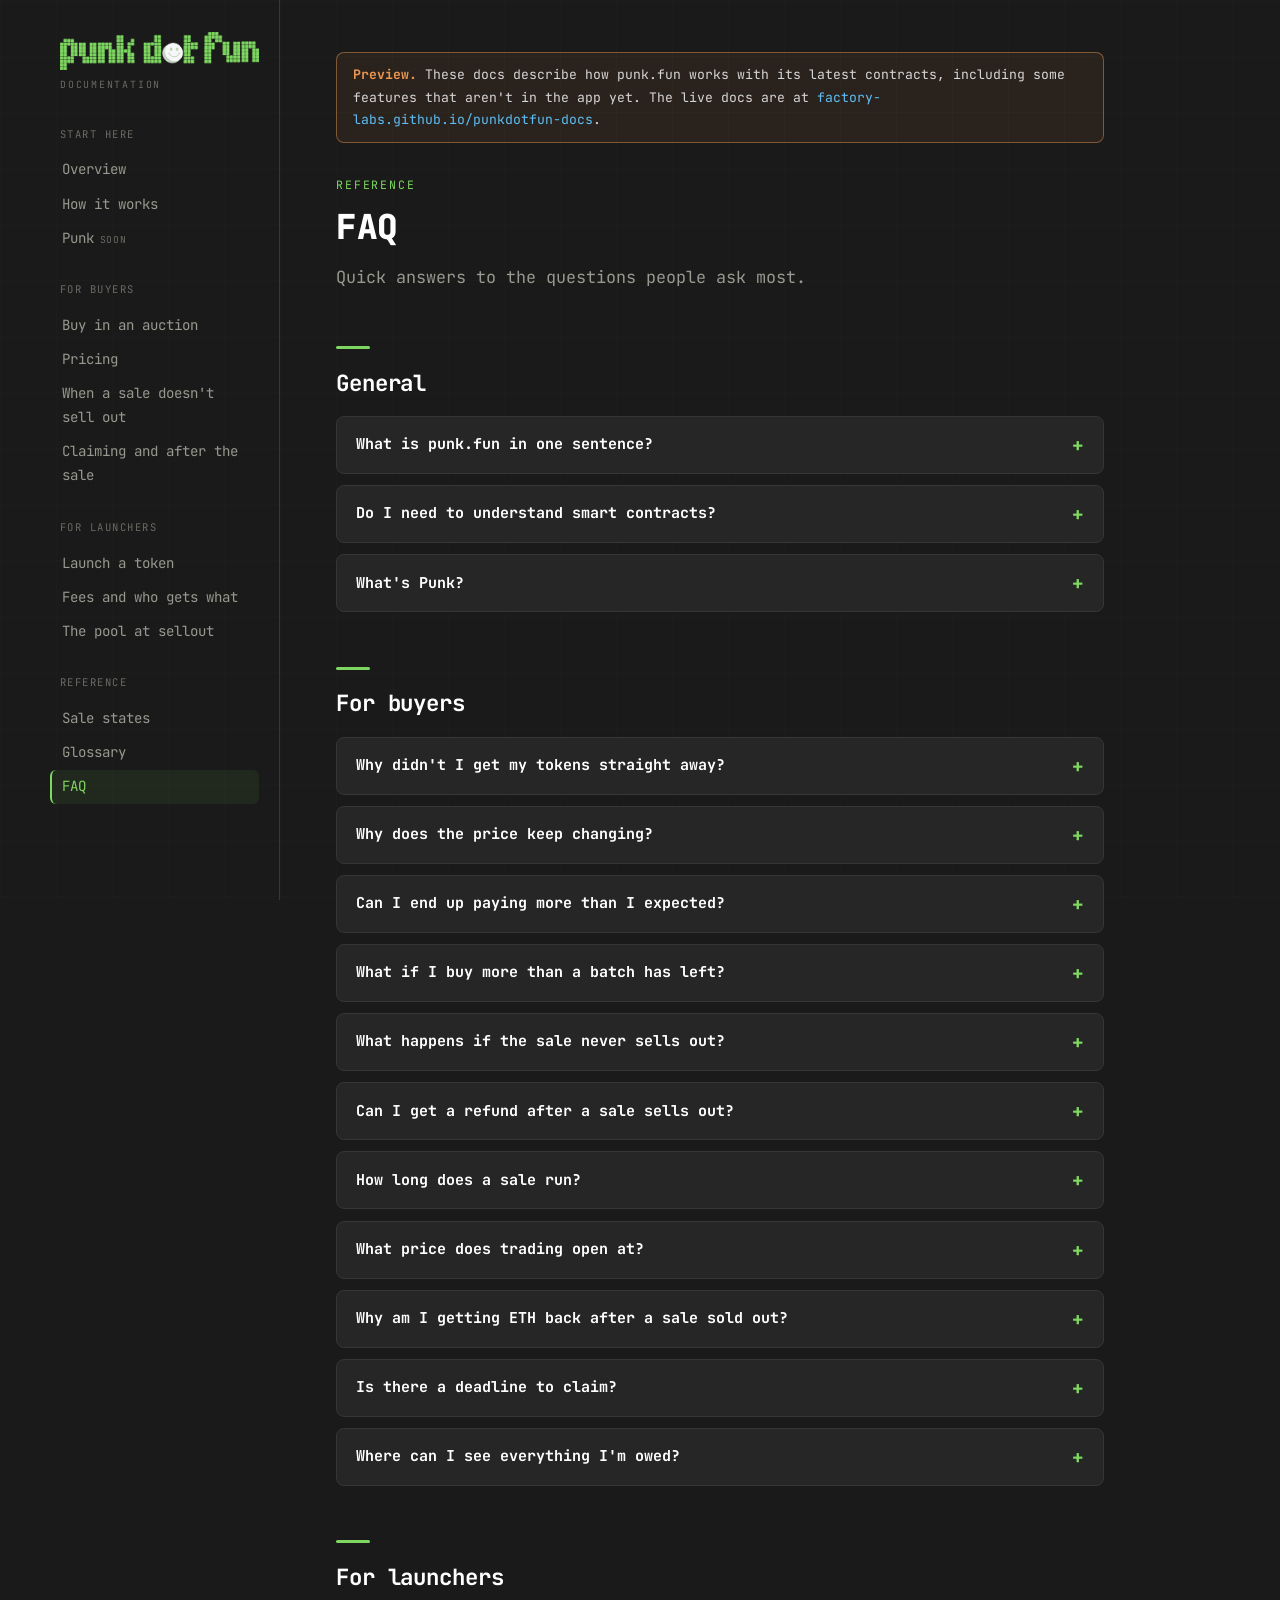
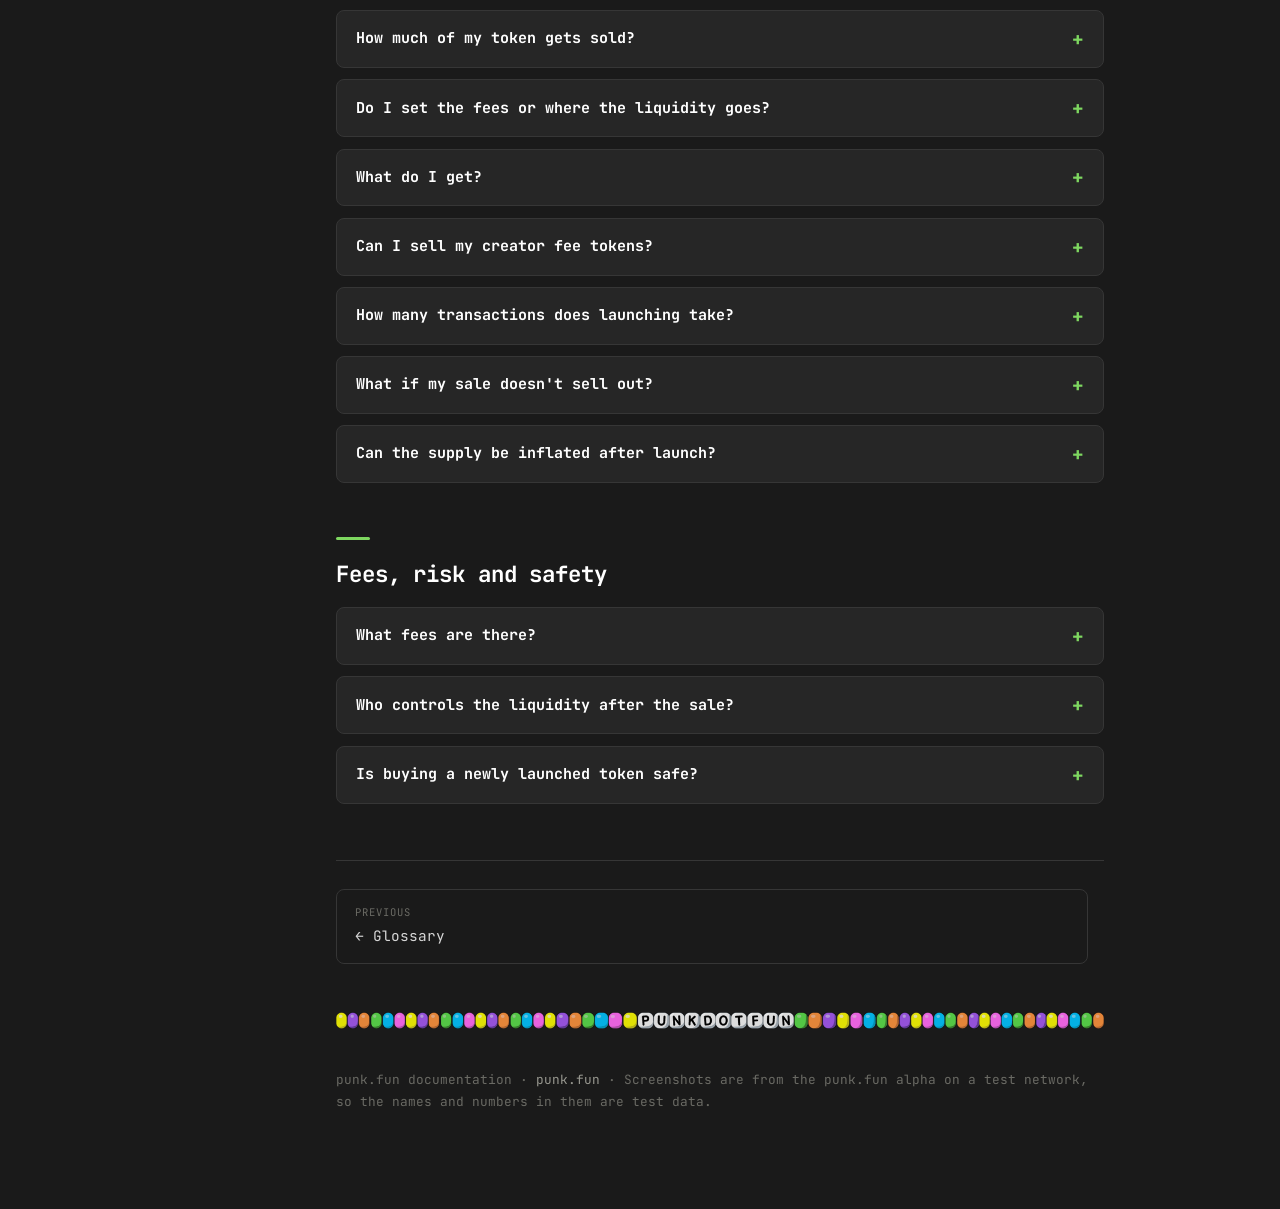
<file: faq.html>
<!DOCTYPE html>
<html lang="en">
<head>
<meta charset="UTF-8">
<meta name="robots" content="noindex, nofollow">
<meta name="viewport" content="width=device-width, initial-scale=1.0">
<title>FAQ | punk.fun docs</title>
<meta name="description" content="Answers to common questions about punk.fun: buying, launching, fees, refunds and risk.">
<link rel="icon" href="favicon.ico" sizes="any">
<link rel="icon" type="image/png" sizes="32x32" href="img/brand/favicon-32.png">
<link rel="apple-touch-icon" href="img/brand/apple-touch-icon.png">
<meta property="og:type" content="website">
<meta property="og:site_name" content="punk.fun docs">
<meta property="og:title" content="FAQ | punk.fun docs">
<meta property="og:description" content="Answers to common questions about punk.fun: buying, launching, fees, refunds and risk.">
<meta property="og:url" content="https://factory-labs.github.io/punkdotfun-docs-preview/faq.html">
<meta property="og:image" content="https://factory-labs.github.io/punkdotfun-docs-preview/img/brand/og-image.png">
<meta property="og:image:width" content="1200">
<meta property="og:image:height" content="630">
<meta name="twitter:card" content="summary_large_image">
<meta name="theme-color" content="#1a1a1a">
<link rel="stylesheet" href="styles.css">
</head>
<body>
<div class="wrap">

<aside class="sidebar">
    <a href="index.html" style="text-decoration:none">
        <img class="brand-logo" src="img/brand/logo.png" alt="punk.fun" width="200" height="38">
    </a>
    <div class="brand-sub">Documentation</div>
    <button class="menu-btn" onclick="toggleMenu()">Menu</button>
    <div class="nav-body">
        <div class="nav-group">
            <div class="nav-group-title">Start here</div>
            <a class="nav-link" href="index.html">Overview</a>
            <a class="nav-link" href="how-it-works.html">How it works</a>
            <a class="nav-link" href="punk.html">Punk<span class="soon-tag">Soon</span></a>
        </div>
        <div class="nav-group">
            <div class="nav-group-title">For buyers</div>
            <a class="nav-link" href="buy-in-an-auction.html">Buy in an auction</a>
            <a class="nav-link" href="pricing.html">Pricing</a>
            <a class="nav-link" href="refunds.html">When a sale doesn't sell out</a>
            <a class="nav-link" href="after-the-sale.html">Claiming and after the sale</a>
        </div>
        <div class="nav-group">
            <div class="nav-group-title">For launchers</div>
            <a class="nav-link" href="launch-a-token.html">Launch a token</a>
            <a class="nav-link" href="fees.html">Fees and who gets what</a>
            <a class="nav-link" href="the-pool.html">The pool at sellout</a>
        </div>
        <div class="nav-group">
            <div class="nav-group-title">Reference</div>
            <a class="nav-link" href="sale-states.html">Sale states</a>
            <a class="nav-link" href="glossary.html">Glossary</a>
            <a class="nav-link" href="faq.html">FAQ</a>
        </div>
    </div>
</aside>

<main class="content">
<div class="preview-banner"><strong>Preview.</strong> These docs describe how punk.fun works with its latest contracts, including some features that aren't in the app yet. The live docs are at <a href="https://factory-labs.github.io/punkdotfun-docs/">factory-labs.github.io/punkdotfun-docs</a>.</div>

<div class="eyebrow">Reference</div>
    <h1>FAQ</h1>
    <p class="lead">Quick answers to the questions people ask most.</p>

    <h2>General</h2>
    <details>
        <summary>What is punk.fun in one sentence?</summary>
        <div class="faq-body"><p>A token launchpad that sells half a token's supply in a batched auction and turns the proceeds into a live market, or refunds everyone if it doesn't sell out.</p></div>
    </details>
    <details>
        <summary>Do I need to understand smart contracts?</summary>
        <div class="faq-body"><p>No. You use the app and the contracts handle the rest.</p></div>
    </details>
    <details>
        <summary>What's Punk?</summary>
        <div class="faq-body"><p>The analytical side of punk.fun. It's coming soon. Everything live today is Fun. See <a href="punk.html">Punk</a>.</p></div>
    </details>

    <h2>For buyers</h2>
    <details>
        <summary>Why didn't I get my tokens straight away?</summary>
        <div class="faq-body"><p>Buying commits ETH and locks in your share. You claim the tokens once the sale sells out. It works the same for everyone.</p></div>
    </details>
    <details>
        <summary>Why does the price keep changing?</summary>
        <div class="faq-body"><p>Each batch opens at a new, usually higher price, and inside a batch the price can drift down if the launcher set a decay. See <a href="pricing.html">Pricing</a>.</p></div>
    </details>
    <details>
        <summary>Can I end up paying more than I expected?</summary>
        <div class="faq-body"><p>Not by default. Your buy is capped at the open batch's price, so if the batch sells out before your buy lands, it's refused instead. If you tick Buy at any price, it fills at whatever the next batch costs.</p></div>
    </details>
    <details>
        <summary>What if I buy more than a batch has left?</summary>
        <div class="faq-body"><p>You get what's left of the batch and the extra ETH comes straight back in the same transaction.</p></div>
    </details>
    <details>
        <summary>What happens if the sale never sells out?</summary>
        <div class="faq-body"><p>After the deadline, every buyer withdraws exactly the ETH they paid. There's no time limit on withdrawing, and no pool is created. See <a href="refunds.html">When a sale doesn't sell out</a>.</p></div>
    </details>
    <details>
        <summary>Can I get a refund after a sale sells out?</summary>
        <div class="faq-body"><p>No. Once it sells out the ETH goes into the pool. Refunds only exist for sales that miss their deadline.</p></div>
    </details>
    <details>
        <summary>How long does a sale run?</summary>
        <div class="faq-body"><p>Between 1 and 30 days, set by the launcher, or until it sells out if that's sooner.</p></div>
    </details>
    <details>
        <summary>What price does trading open at?</summary>
        <div class="faq-body"><p>Roughly the average price paid across the whole sale. The creator fee nudges it a little either way, and a launch price multiplier lifts it. Later batches pay more than the average, so they can start below what they paid. See <a href="the-pool.html">The pool at sellout</a>.</p></div>
    </details>
    <details>
        <summary>Why am I getting ETH back after a sale sold out?</summary>
        <div class="faq-body"><p>Everyone in a batch pays the price the batch sold out at. If you bought earlier in the batch at a higher price, you keep your tokens and get the difference back. See <a href="pricing.html#one-price">Pricing</a>.</p></div>
    </details>
    <details>
        <summary>Is there a deadline to claim?</summary>
        <div class="faq-body"><p>No.</p></div>
    </details>
    <details>
        <summary>Where can I see everything I'm owed?</summary>
        <div class="faq-body"><p>Your Profile page lists anything you can claim or withdraw, plus your open positions in live sales.</p></div>
    </details>

    <h2>For launchers</h2>
    <details>
        <summary>How much of my token gets sold?</summary>
        <div class="faq-body"><p>Half. The other half seeds the pool, minus your creator fee.</p></div>
    </details>
    <details>
        <summary>Do I set the fees or where the liquidity goes?</summary>
        <div class="faq-body"><p>You set your creator fee, between 0% and 20% of the liquidity reserve. The platform fee, the 50/50 split and where the liquidity goes are fixed by the protocol. You also set the sale rules: price, batch sizes, decay, length, start and the launch price multiplier.</p></div>
    </details>
    <details>
        <summary>What do I get?</summary>
        <div class="faq-body"><p>Your creator fee, in tokens, when the sale sells out. You don't receive ETH from the sale.</p></div>
    </details>
    <details>
        <summary>Can I sell my creator fee tokens?</summary>
        <div class="faq-body"><p>Yes, once you've received it. Buyers can see the creator fee on every sale page before they buy.</p></div>
    </details>
    <details>
        <summary>How many transactions does launching take?</summary>
        <div class="faq-body"><p>One signature if your wallet can batch transactions. Otherwise four confirmations, and you can pick up where you left off if one is interrupted.</p></div>
    </details>
    <details>
        <summary>What if my sale doesn't sell out?</summary>
        <div class="faq-body"><p>Buyers are refunded in full, no pool is created and no fees are taken.</p></div>
    </details>
    <details>
        <summary>Can the supply be inflated after launch?</summary>
        <div class="faq-body"><p>No. The token has a fixed supply with no mint function and no owner. The supply can only go down, if you set a launch price multiplier above 1x.</p></div>
    </details>

    <h2>Fees, risk and safety</h2>
    <details>
        <summary>What fees are there?</summary>
        <div class="faq-body"><p>5% of the ETH the sale keeps goes to the platform, and the launcher's creator fee, between 0% and 10% of supply, is paid in tokens. Both are only taken at sellout. There may be a fee for creating a token, shown before you sign. Gas applies as usual. See <a href="fees.html">Fees and who gets what</a>.</p></div>
    </details>
    <details>
        <summary>Who controls the liquidity after the sale?</summary>
        <div class="faq-body"><p>Nobody. The LP tokens go to a dead address, so the liquidity can't be withdrawn.</p></div>
    </details>
    <details>
        <summary>Is buying a newly launched token safe?</summary>
        <div class="faq-body"><p>No token launch is safe. New tokens are volatile, and trading opens at roughly the sale's average price, so a late batch can be down straight away. punk.fun makes the mechanics fair and visible. It can't make a token a good investment.</p></div>
    </details>

    <div class="page-nav">
        <a href="glossary.html">
            <span class="dir">Previous</span>
            <span class="ttl">&larr; Glossary</span>
        </a>
        <span></span>
    </div>

    <img class="beads-strip" src="img/brand/beads-strip.png" alt="" aria-hidden="true">

    <footer>
        punk.fun documentation &middot; <a href="https://punk.fun">punk.fun</a> &middot; Screenshots are from the punk.fun alpha on a test network, so the names and numbers in them are test data.
    </footer>
</main>

</div>
<script src="app.js"></script>
</body>
</html>
</file>
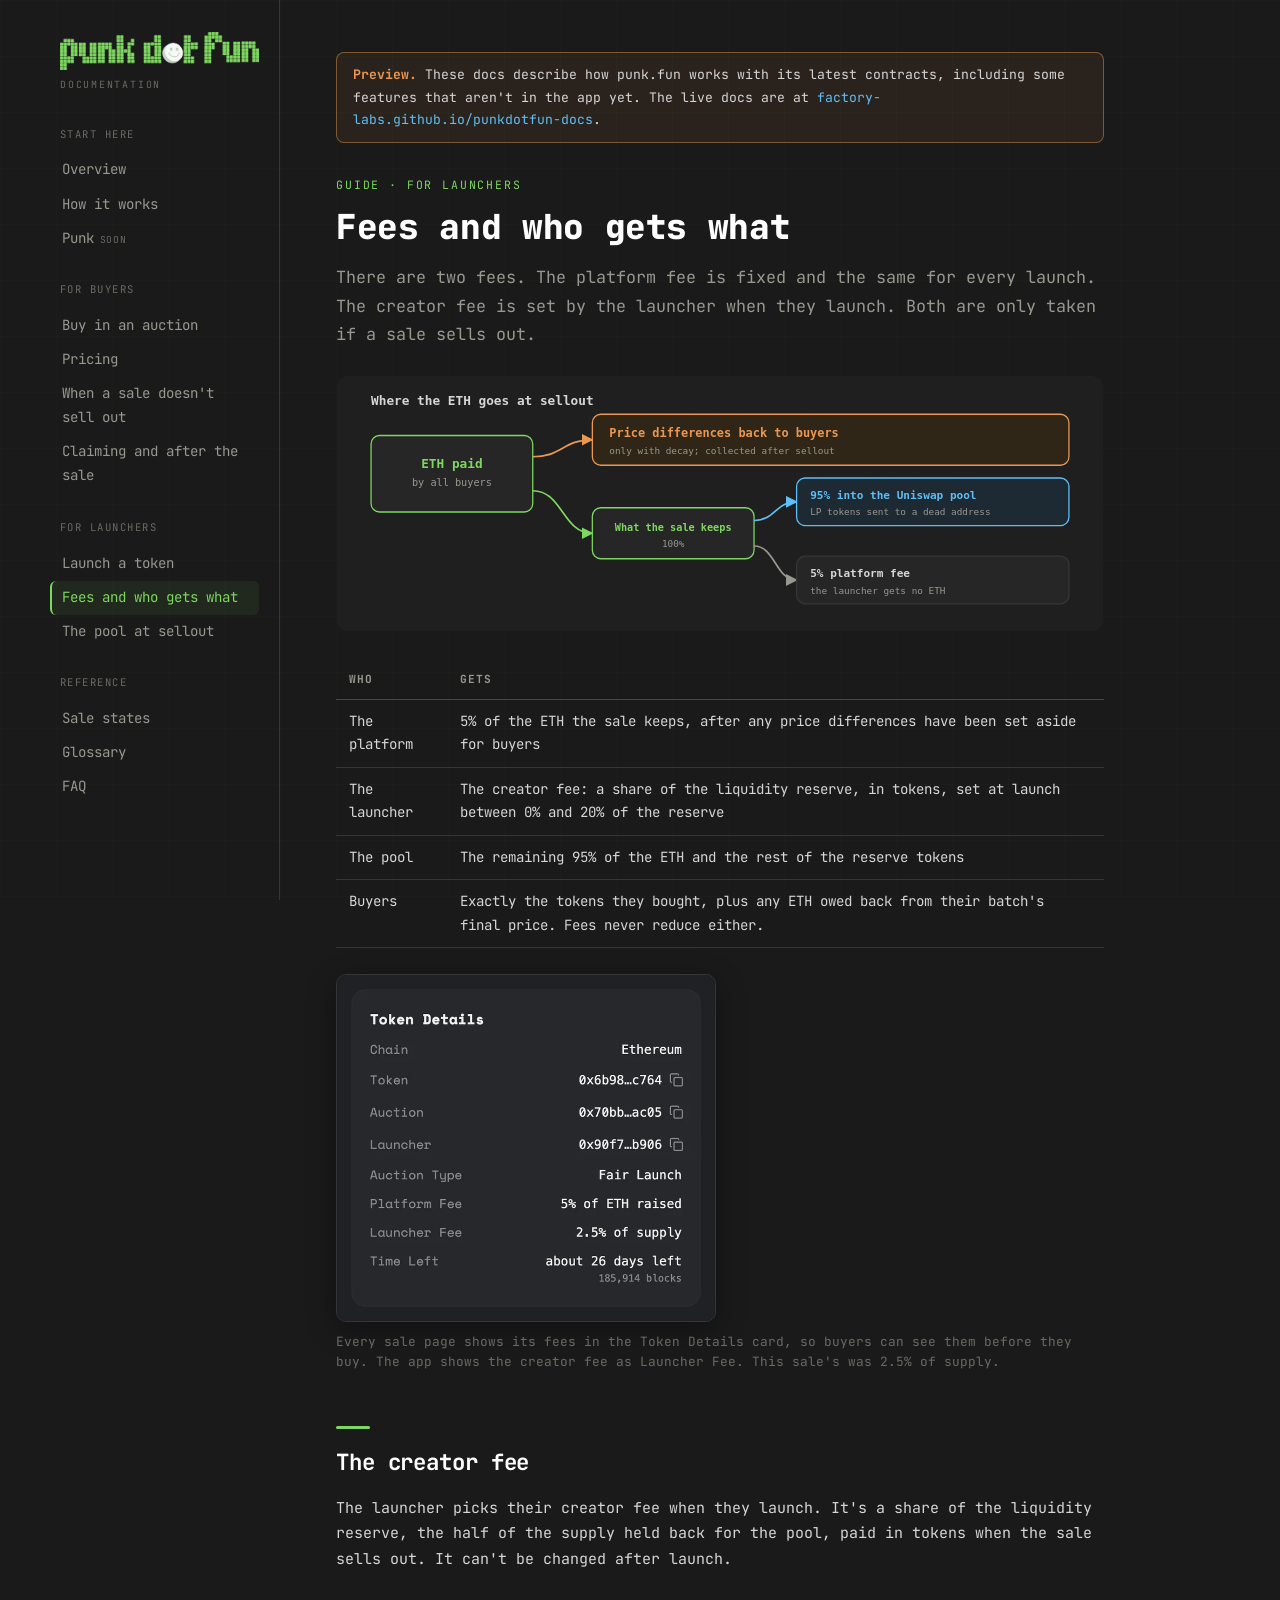
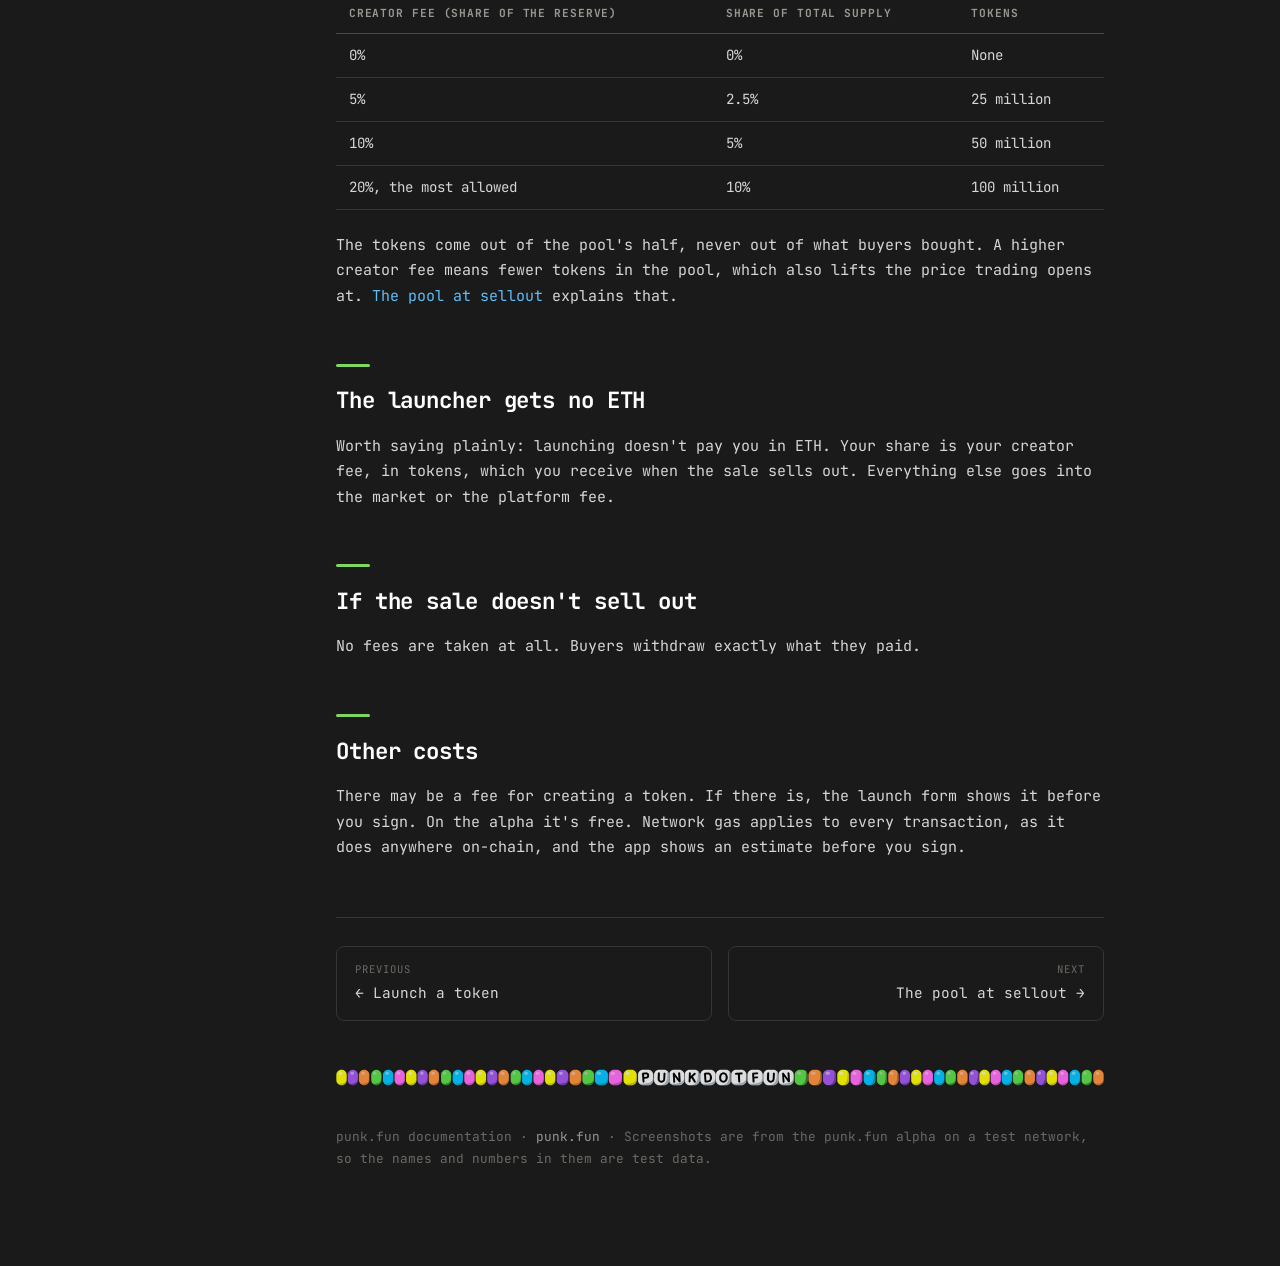
<file: fees.html>
<!DOCTYPE html>
<html lang="en">
<head>
<meta charset="UTF-8">
<meta name="robots" content="noindex, nofollow">
<meta name="viewport" content="width=device-width, initial-scale=1.0">
<title>Fees and who gets what | punk.fun docs</title>
<meta name="description" content="punk.fun's fees: 5% of the ETH to the platform and a creator fee in tokens to the launcher, both only when a sale sells out.">
<link rel="icon" href="favicon.ico" sizes="any">
<link rel="icon" type="image/png" sizes="32x32" href="img/brand/favicon-32.png">
<link rel="apple-touch-icon" href="img/brand/apple-touch-icon.png">
<meta property="og:type" content="website">
<meta property="og:site_name" content="punk.fun docs">
<meta property="og:title" content="Fees and who gets what | punk.fun docs">
<meta property="og:description" content="punk.fun's fees: 5% of the ETH to the platform and a creator fee in tokens to the launcher, both only when a sale sells out.">
<meta property="og:url" content="https://factory-labs.github.io/punkdotfun-docs-preview/fees.html">
<meta property="og:image" content="https://factory-labs.github.io/punkdotfun-docs-preview/img/brand/og-image.png">
<meta property="og:image:width" content="1200">
<meta property="og:image:height" content="630">
<meta name="twitter:card" content="summary_large_image">
<meta name="theme-color" content="#1a1a1a">
<link rel="stylesheet" href="styles.css">
</head>
<body>
<div class="wrap">

<aside class="sidebar">
    <a href="index.html" style="text-decoration:none">
        <img class="brand-logo" src="img/brand/logo.png" alt="punk.fun" width="200" height="38">
    </a>
    <div class="brand-sub">Documentation</div>
    <button class="menu-btn" onclick="toggleMenu()">Menu</button>
    <div class="nav-body">
        <div class="nav-group">
            <div class="nav-group-title">Start here</div>
            <a class="nav-link" href="index.html">Overview</a>
            <a class="nav-link" href="how-it-works.html">How it works</a>
            <a class="nav-link" href="punk.html">Punk<span class="soon-tag">Soon</span></a>
        </div>
        <div class="nav-group">
            <div class="nav-group-title">For buyers</div>
            <a class="nav-link" href="buy-in-an-auction.html">Buy in an auction</a>
            <a class="nav-link" href="pricing.html">Pricing</a>
            <a class="nav-link" href="refunds.html">When a sale doesn't sell out</a>
            <a class="nav-link" href="after-the-sale.html">Claiming and after the sale</a>
        </div>
        <div class="nav-group">
            <div class="nav-group-title">For launchers</div>
            <a class="nav-link" href="launch-a-token.html">Launch a token</a>
            <a class="nav-link" href="fees.html">Fees and who gets what</a>
            <a class="nav-link" href="the-pool.html">The pool at sellout</a>
        </div>
        <div class="nav-group">
            <div class="nav-group-title">Reference</div>
            <a class="nav-link" href="sale-states.html">Sale states</a>
            <a class="nav-link" href="glossary.html">Glossary</a>
            <a class="nav-link" href="faq.html">FAQ</a>
        </div>
    </div>
</aside>

<main class="content">
<div class="preview-banner"><strong>Preview.</strong> These docs describe how punk.fun works with its latest contracts, including some features that aren't in the app yet. The live docs are at <a href="https://factory-labs.github.io/punkdotfun-docs/">factory-labs.github.io/punkdotfun-docs</a>.</div>

<div class="eyebrow">Guide &middot; For launchers</div>
    <h1>Fees and who gets what</h1>
    <p class="lead">There are two fees. The platform fee is fixed and the same for every launch. The creator fee is set by the launcher when they launch. Both are only taken if a sale sells out.</p>

    <figure class="diagram">
        <img src="img/diagram-eth.svg" alt="At sellout any price differences are set aside for buyers first. Of the ETH the sale keeps, 95% goes into the Uniswap pool and 5% is the platform fee. The launcher gets no ETH.">
    </figure>

    <div class="table-wrap">
    <table>
        <thead><tr><th>Who</th><th>Gets</th></tr></thead>
        <tbody>
            <tr><td>The platform</td><td>5% of the ETH the sale keeps, after any price differences have been set aside for buyers</td></tr>
            <tr><td>The launcher</td><td>The creator fee: a share of the liquidity reserve, in tokens, set at launch between 0% and 20% of the reserve</td></tr>
            <tr><td>The pool</td><td>The remaining 95% of the ETH and the rest of the reserve tokens</td></tr>
            <tr><td>Buyers</td><td>Exactly the tokens they bought, plus any ETH owed back from their batch's final price. Fees never reduce either.</td></tr>
        </tbody>
    </table>
    </div>

    <figure class="shot narrow">
        <img src="img/token-details.webp" alt="The Token Details card on a sale page listing Platform Fee 5% of ETH raised and Launcher Fee 2.5% of supply" loading="lazy">
        <figcaption>Every sale page shows its fees in the Token Details card, so buyers can see them before they buy. The app shows the creator fee as Launcher Fee. This sale's was 2.5% of supply.</figcaption>
    </figure>

    <h2>The creator fee</h2>
    <p>The launcher picks their creator fee when they launch. It's a share of the liquidity reserve, the half of the supply held back for the pool, paid in tokens when the sale sells out. It can't be changed after launch.</p>
    <div class="table-wrap">
    <table>
        <thead><tr><th>Creator fee (share of the reserve)</th><th>Share of total supply</th><th>Tokens</th></tr></thead>
        <tbody>
            <tr><td>0%</td><td>0%</td><td>None</td></tr>
            <tr><td>5%</td><td>2.5%</td><td>25 million</td></tr>
            <tr><td>10%</td><td>5%</td><td>50 million</td></tr>
            <tr><td>20%, the most allowed</td><td>10%</td><td>100 million</td></tr>
        </tbody>
    </table>
    </div>
    <p>The tokens come out of the pool's half, never out of what buyers bought. A higher creator fee means fewer tokens in the pool, which also lifts the price trading opens at. <a href="the-pool.html">The pool at sellout</a> explains that.</p>

    <h2>The launcher gets no ETH</h2>
    <p>Worth saying plainly: launching doesn't pay you in ETH. Your share is your creator fee, in tokens, which you receive when the sale sells out. Everything else goes into the market or the platform fee.</p>

    <h2>If the sale doesn't sell out</h2>
    <p>No fees are taken at all. Buyers withdraw exactly what they paid.</p>

    <h2>Other costs</h2>
    <p>There may be a fee for creating a token. If there is, the launch form shows it before you sign. On the alpha it's free. Network gas applies to every transaction, as it does anywhere on-chain, and the app shows an estimate before you sign.</p>

    <div class="page-nav">
        <a href="launch-a-token.html">
            <span class="dir">Previous</span>
            <span class="ttl">&larr; Launch a token</span>
        </a>
        <a class="next" href="the-pool.html">
            <span class="dir">Next</span>
            <span class="ttl">The pool at sellout &rarr;</span>
        </a>
    </div>

    <img class="beads-strip" src="img/brand/beads-strip.png" alt="" aria-hidden="true">

    <footer>
        punk.fun documentation &middot; <a href="https://punk.fun">punk.fun</a> &middot; Screenshots are from the punk.fun alpha on a test network, so the names and numbers in them are test data.
    </footer>
</main>

</div>
<script src="app.js"></script>
</body>
</html>
</file>
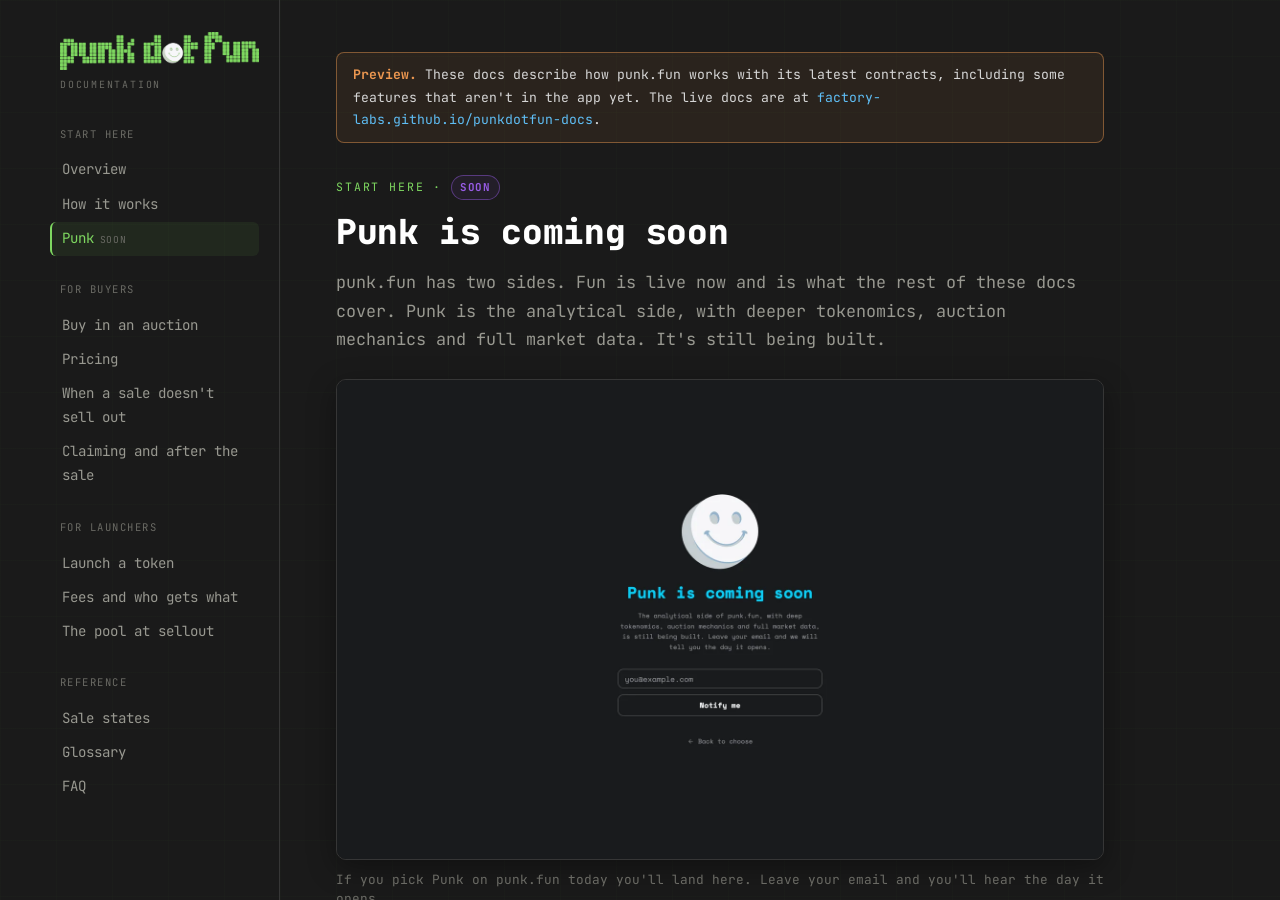
<file: fun-vs-punk.html>
<!DOCTYPE html>
<html lang="en">
<head>
<meta charset="UTF-8">
<meta name="robots" content="noindex, nofollow">
<link rel="icon" href="favicon.ico" sizes="any">
<link rel="icon" type="image/png" sizes="32x32" href="img/brand/favicon-32.png">
<link rel="apple-touch-icon" href="img/brand/apple-touch-icon.png">
<title>Punk | punk.fun docs</title>
<meta http-equiv="refresh" content="0; url=punk.html">
<link rel="canonical" href="punk.html">
</head>
<body>
<p>This page has moved to <a href="punk.html">Punk</a>.</p>
</body>
</html>
</file>
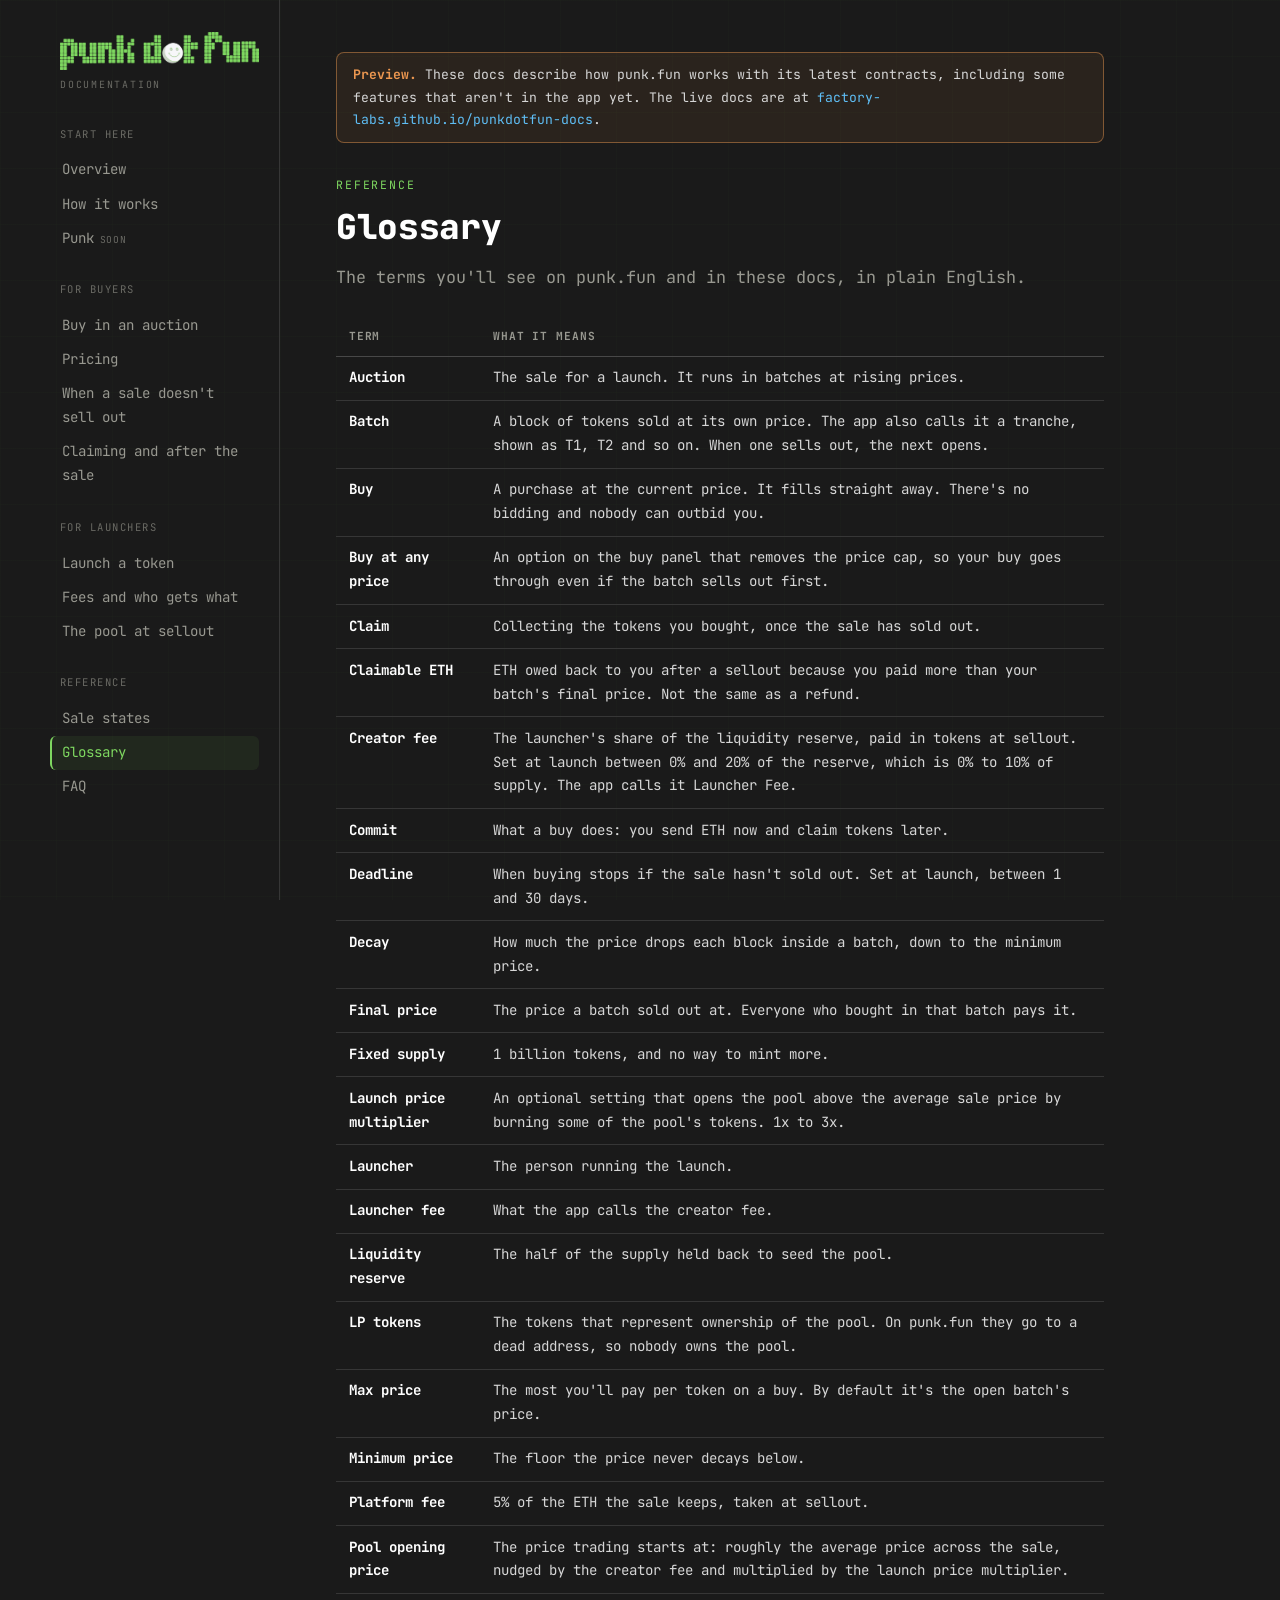
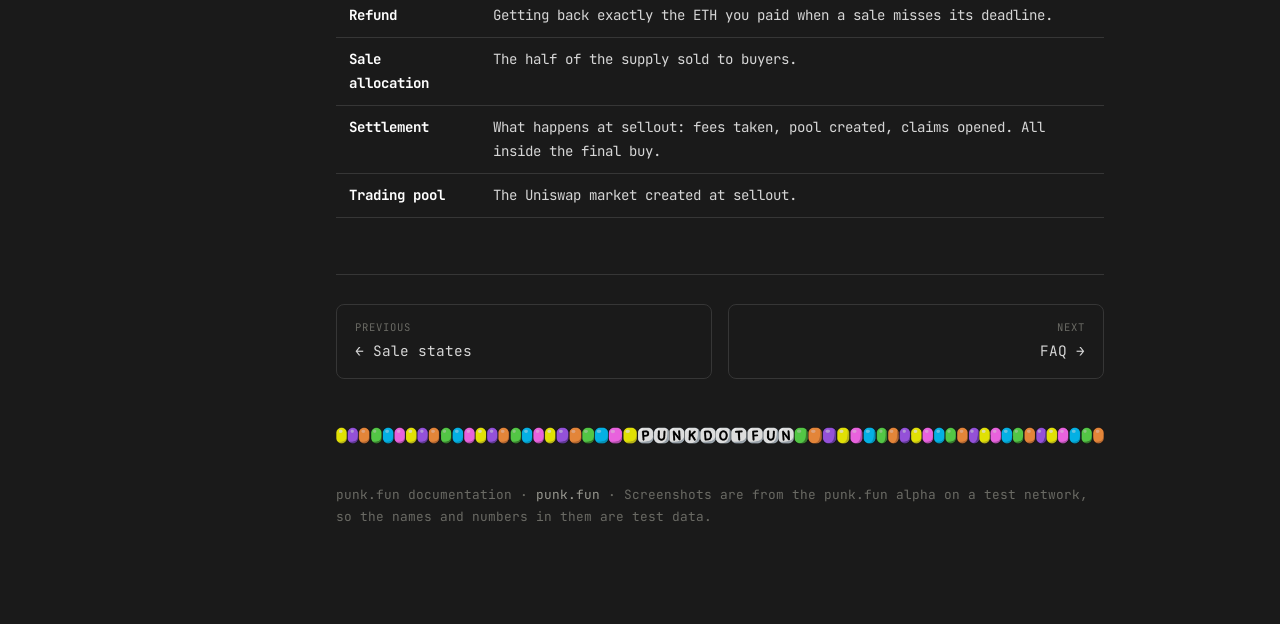
<file: glossary.html>
<!DOCTYPE html>
<html lang="en">
<head>
<meta charset="UTF-8">
<meta name="robots" content="noindex, nofollow">
<meta name="viewport" content="width=device-width, initial-scale=1.0">
<title>Glossary | punk.fun docs</title>
<meta name="description" content="Plain-English definitions of the terms used on punk.fun.">
<link rel="icon" href="favicon.ico" sizes="any">
<link rel="icon" type="image/png" sizes="32x32" href="img/brand/favicon-32.png">
<link rel="apple-touch-icon" href="img/brand/apple-touch-icon.png">
<meta property="og:type" content="website">
<meta property="og:site_name" content="punk.fun docs">
<meta property="og:title" content="Glossary | punk.fun docs">
<meta property="og:description" content="Plain-English definitions of the terms used on punk.fun.">
<meta property="og:url" content="https://factory-labs.github.io/punkdotfun-docs-preview/glossary.html">
<meta property="og:image" content="https://factory-labs.github.io/punkdotfun-docs-preview/img/brand/og-image.png">
<meta property="og:image:width" content="1200">
<meta property="og:image:height" content="630">
<meta name="twitter:card" content="summary_large_image">
<meta name="theme-color" content="#1a1a1a">
<link rel="stylesheet" href="styles.css">
</head>
<body>
<div class="wrap">

<aside class="sidebar">
    <a href="index.html" style="text-decoration:none">
        <img class="brand-logo" src="img/brand/logo.png" alt="punk.fun" width="200" height="38">
    </a>
    <div class="brand-sub">Documentation</div>
    <button class="menu-btn" onclick="toggleMenu()">Menu</button>
    <div class="nav-body">
        <div class="nav-group">
            <div class="nav-group-title">Start here</div>
            <a class="nav-link" href="index.html">Overview</a>
            <a class="nav-link" href="how-it-works.html">How it works</a>
            <a class="nav-link" href="punk.html">Punk<span class="soon-tag">Soon</span></a>
        </div>
        <div class="nav-group">
            <div class="nav-group-title">For buyers</div>
            <a class="nav-link" href="buy-in-an-auction.html">Buy in an auction</a>
            <a class="nav-link" href="pricing.html">Pricing</a>
            <a class="nav-link" href="refunds.html">When a sale doesn't sell out</a>
            <a class="nav-link" href="after-the-sale.html">Claiming and after the sale</a>
        </div>
        <div class="nav-group">
            <div class="nav-group-title">For launchers</div>
            <a class="nav-link" href="launch-a-token.html">Launch a token</a>
            <a class="nav-link" href="fees.html">Fees and who gets what</a>
            <a class="nav-link" href="the-pool.html">The pool at sellout</a>
        </div>
        <div class="nav-group">
            <div class="nav-group-title">Reference</div>
            <a class="nav-link" href="sale-states.html">Sale states</a>
            <a class="nav-link" href="glossary.html">Glossary</a>
            <a class="nav-link" href="faq.html">FAQ</a>
        </div>
    </div>
</aside>

<main class="content">
<div class="preview-banner"><strong>Preview.</strong> These docs describe how punk.fun works with its latest contracts, including some features that aren't in the app yet. The live docs are at <a href="https://factory-labs.github.io/punkdotfun-docs/">factory-labs.github.io/punkdotfun-docs</a>.</div>

<div class="eyebrow">Reference</div>
    <h1>Glossary</h1>
    <p class="lead">The terms you'll see on punk.fun and in these docs, in plain English.</p>

    <div class="table-wrap">
    <table>
        <thead><tr><th>Term</th><th>What it means</th></tr></thead>
        <tbody>
            <tr><td><strong>Auction</strong></td><td>The sale for a launch. It runs in batches at rising prices.</td></tr>
            <tr><td><strong>Batch</strong></td><td>A block of tokens sold at its own price. The app also calls it a tranche, shown as T1, T2 and so on. When one sells out, the next opens.</td></tr>
            <tr><td><strong>Buy</strong></td><td>A purchase at the current price. It fills straight away. There's no bidding and nobody can outbid you.</td></tr>
            <tr><td><strong>Buy at any price</strong></td><td>An option on the buy panel that removes the price cap, so your buy goes through even if the batch sells out first.</td></tr>
            <tr><td><strong>Claim</strong></td><td>Collecting the tokens you bought, once the sale has sold out.</td></tr>
            <tr><td><strong>Claimable ETH</strong></td><td>ETH owed back to you after a sellout because you paid more than your batch's final price. Not the same as a refund.</td></tr>
            <tr><td><strong>Creator fee</strong></td><td>The launcher's share of the liquidity reserve, paid in tokens at sellout. Set at launch between 0% and 20% of the reserve, which is 0% to 10% of supply. The app calls it Launcher Fee.</td></tr>
            <tr><td><strong>Commit</strong></td><td>What a buy does: you send ETH now and claim tokens later.</td></tr>
            <tr><td><strong>Deadline</strong></td><td>When buying stops if the sale hasn't sold out. Set at launch, between 1 and 30 days.</td></tr>
            <tr><td><strong>Decay</strong></td><td>How much the price drops each block inside a batch, down to the minimum price.</td></tr>
            <tr><td><strong>Final price</strong></td><td>The price a batch sold out at. Everyone who bought in that batch pays it.</td></tr>
            <tr><td><strong>Fixed supply</strong></td><td>1 billion tokens, and no way to mint more.</td></tr>
            <tr><td><strong>Launch price multiplier</strong></td><td>An optional setting that opens the pool above the average sale price by burning some of the pool's tokens. 1x to 3x.</td></tr>
            <tr><td><strong>Launcher</strong></td><td>The person running the launch.</td></tr>
            <tr><td><strong>Launcher fee</strong></td><td>What the app calls the creator fee.</td></tr>
            <tr><td><strong>Liquidity reserve</strong></td><td>The half of the supply held back to seed the pool.</td></tr>
            <tr><td><strong>LP tokens</strong></td><td>The tokens that represent ownership of the pool. On punk.fun they go to a dead address, so nobody owns the pool.</td></tr>
            <tr><td><strong>Max price</strong></td><td>The most you'll pay per token on a buy. By default it's the open batch's price.</td></tr>
            <tr><td><strong>Minimum price</strong></td><td>The floor the price never decays below.</td></tr>
            <tr><td><strong>Platform fee</strong></td><td>5% of the ETH the sale keeps, taken at sellout.</td></tr>
            <tr><td><strong>Pool opening price</strong></td><td>The price trading starts at: roughly the average price across the sale, nudged by the creator fee and multiplied by the launch price multiplier.</td></tr>
            <tr><td><strong>Refund</strong></td><td>Getting back exactly the ETH you paid when a sale misses its deadline.</td></tr>
            <tr><td><strong>Sale allocation</strong></td><td>The half of the supply sold to buyers.</td></tr>
            <tr><td><strong>Settlement</strong></td><td>What happens at sellout: fees taken, pool created, claims opened. All inside the final buy.</td></tr>
            <tr><td><strong>Trading pool</strong></td><td>The Uniswap market created at sellout.</td></tr>
        </tbody>
    </table>
    </div>

    <div class="page-nav">
        <a href="sale-states.html">
            <span class="dir">Previous</span>
            <span class="ttl">&larr; Sale states</span>
        </a>
        <a class="next" href="faq.html">
            <span class="dir">Next</span>
            <span class="ttl">FAQ &rarr;</span>
        </a>
    </div>

    <img class="beads-strip" src="img/brand/beads-strip.png" alt="" aria-hidden="true">

    <footer>
        punk.fun documentation &middot; <a href="https://punk.fun">punk.fun</a> &middot; Screenshots are from the punk.fun alpha on a test network, so the names and numbers in them are test data.
    </footer>
</main>

</div>
<script src="app.js"></script>
</body>
</html>
</file>
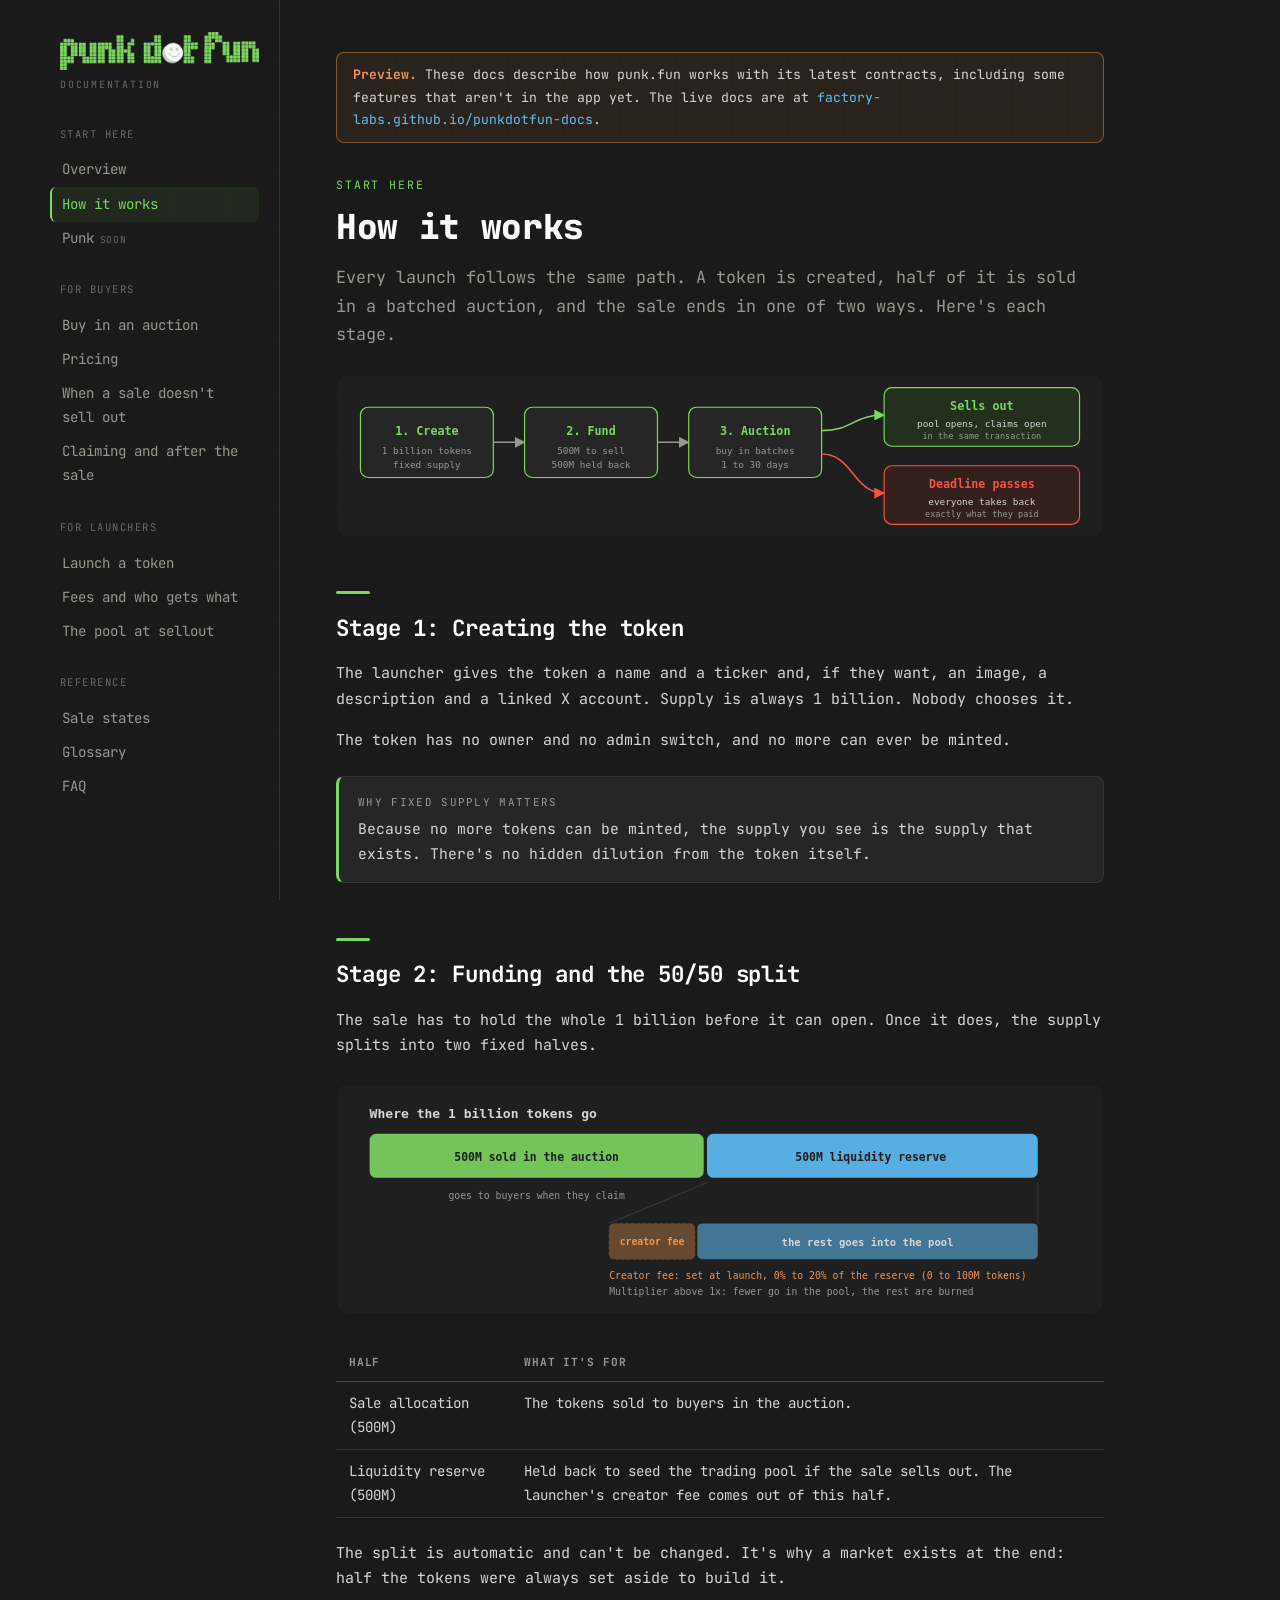
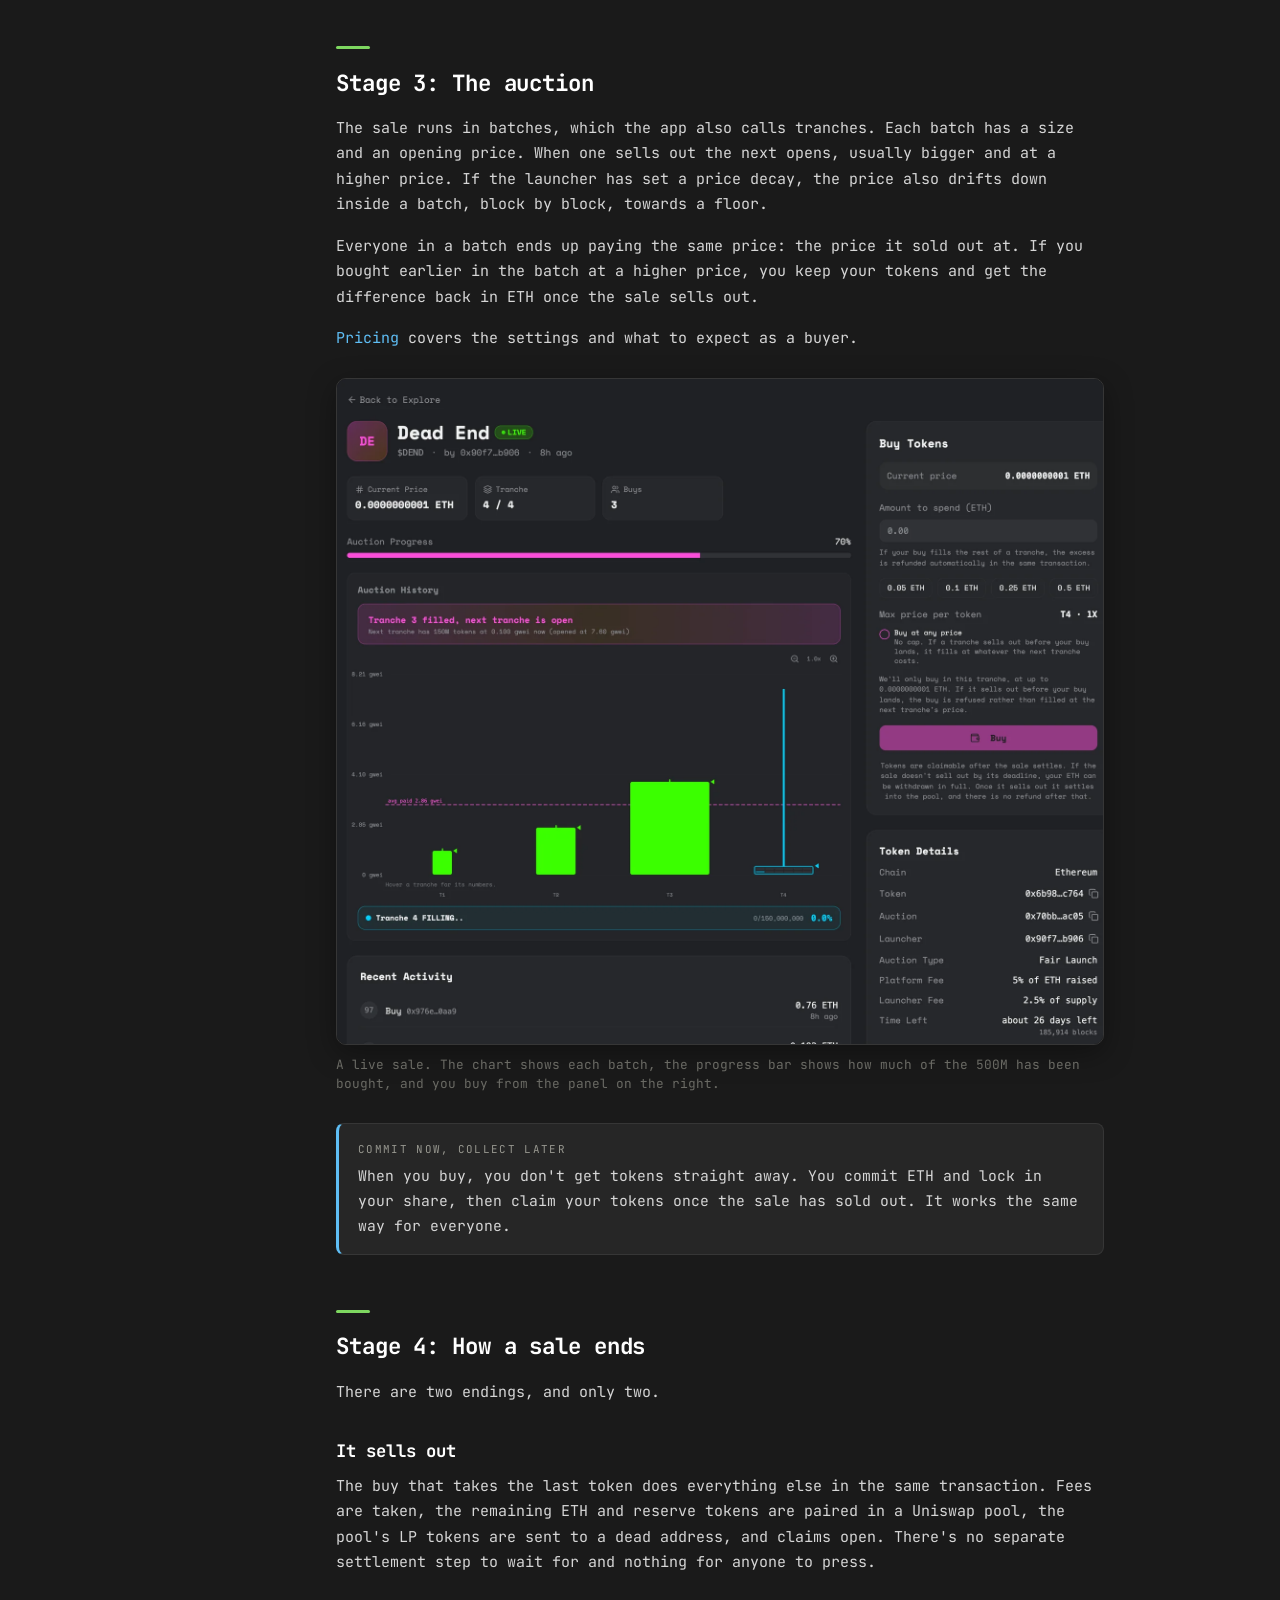
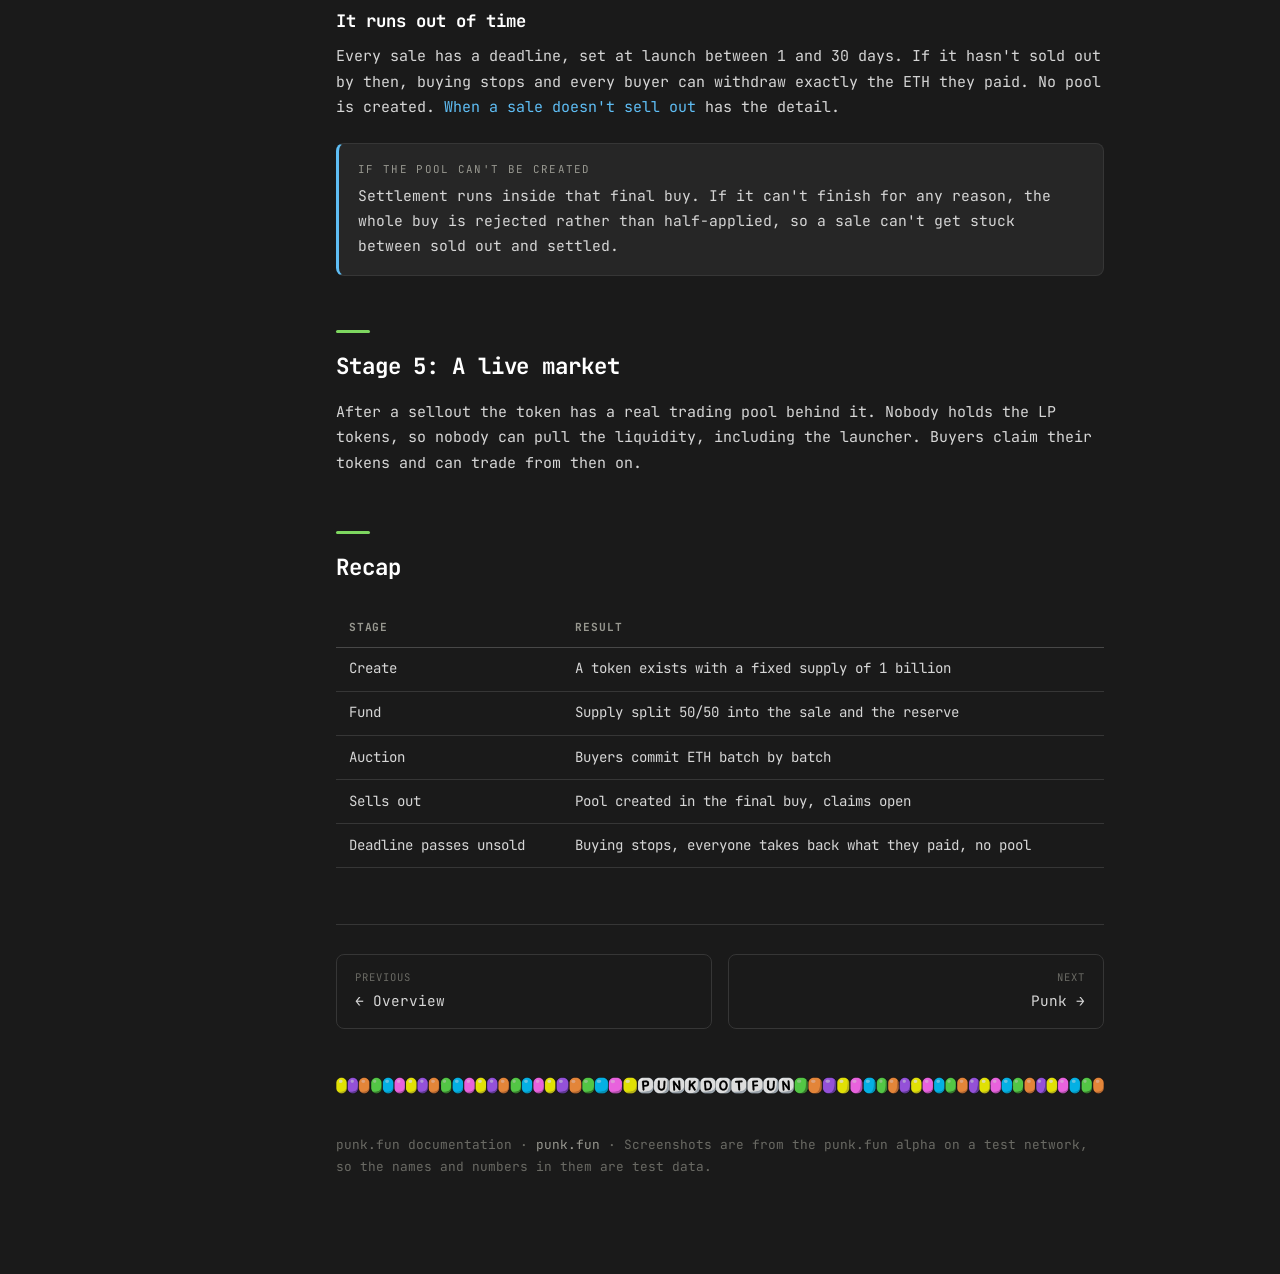
<file: how-it-works.html>
<!DOCTYPE html>
<html lang="en">
<head>
<meta charset="UTF-8">
<meta name="robots" content="noindex, nofollow">
<meta name="viewport" content="width=device-width, initial-scale=1.0">
<title>How it works | punk.fun docs</title>
<meta name="description" content="The full life of a punk.fun launch: creating the token, the 50/50 split, the batched auction, and the two ways a sale ends.">
<link rel="icon" href="favicon.ico" sizes="any">
<link rel="icon" type="image/png" sizes="32x32" href="img/brand/favicon-32.png">
<link rel="apple-touch-icon" href="img/brand/apple-touch-icon.png">
<meta property="og:type" content="website">
<meta property="og:site_name" content="punk.fun docs">
<meta property="og:title" content="How it works | punk.fun docs">
<meta property="og:description" content="The full life of a punk.fun launch: creating the token, the 50/50 split, the batched auction, and the two ways a sale ends.">
<meta property="og:url" content="https://factory-labs.github.io/punkdotfun-docs-preview/how-it-works.html">
<meta property="og:image" content="https://factory-labs.github.io/punkdotfun-docs-preview/img/brand/og-image.png">
<meta property="og:image:width" content="1200">
<meta property="og:image:height" content="630">
<meta name="twitter:card" content="summary_large_image">
<meta name="theme-color" content="#1a1a1a">
<link rel="stylesheet" href="styles.css">
</head>
<body>
<div class="wrap">

<aside class="sidebar">
    <a href="index.html" style="text-decoration:none">
        <img class="brand-logo" src="img/brand/logo.png" alt="punk.fun" width="200" height="38">
    </a>
    <div class="brand-sub">Documentation</div>
    <button class="menu-btn" onclick="toggleMenu()">Menu</button>
    <div class="nav-body">
        <div class="nav-group">
            <div class="nav-group-title">Start here</div>
            <a class="nav-link" href="index.html">Overview</a>
            <a class="nav-link" href="how-it-works.html">How it works</a>
            <a class="nav-link" href="punk.html">Punk<span class="soon-tag">Soon</span></a>
        </div>
        <div class="nav-group">
            <div class="nav-group-title">For buyers</div>
            <a class="nav-link" href="buy-in-an-auction.html">Buy in an auction</a>
            <a class="nav-link" href="pricing.html">Pricing</a>
            <a class="nav-link" href="refunds.html">When a sale doesn't sell out</a>
            <a class="nav-link" href="after-the-sale.html">Claiming and after the sale</a>
        </div>
        <div class="nav-group">
            <div class="nav-group-title">For launchers</div>
            <a class="nav-link" href="launch-a-token.html">Launch a token</a>
            <a class="nav-link" href="fees.html">Fees and who gets what</a>
            <a class="nav-link" href="the-pool.html">The pool at sellout</a>
        </div>
        <div class="nav-group">
            <div class="nav-group-title">Reference</div>
            <a class="nav-link" href="sale-states.html">Sale states</a>
            <a class="nav-link" href="glossary.html">Glossary</a>
            <a class="nav-link" href="faq.html">FAQ</a>
        </div>
    </div>
</aside>

<main class="content">
<div class="preview-banner"><strong>Preview.</strong> These docs describe how punk.fun works with its latest contracts, including some features that aren't in the app yet. The live docs are at <a href="https://factory-labs.github.io/punkdotfun-docs/">factory-labs.github.io/punkdotfun-docs</a>.</div>

<div class="eyebrow">Start here</div>
    <h1>How it works</h1>
    <p class="lead">Every launch follows the same path. A token is created, half of it is sold in a batched auction, and the sale ends in one of two ways. Here's each stage.</p>

    <figure class="diagram">
        <img src="img/diagram-lifecycle.svg" alt="Create, fund, auction, then either sell out or refund.">
    </figure>

    <h2>Stage 1: Creating the token</h2>
    <p>The launcher gives the token a name and a ticker and, if they want, an image, a description and a linked X account. Supply is always 1 billion. Nobody chooses it.</p>
    <p>The token has no owner and no admin switch, and no more can ever be minted.</p>

    <div class="callout tip">
        <span class="callout-label">Why fixed supply matters</span>
        <p>Because no more tokens can be minted, the supply you see is the supply that exists. There's no hidden dilution from the token itself.</p>
    </div>

    <h2>Stage 2: Funding and the 50/50 split</h2>
    <p>The sale has to hold the whole 1 billion before it can open. Once it does, the supply splits into two fixed halves.</p>

    <figure class="diagram">
        <img src="img/diagram-supply.svg" alt="500 million sold in the auction. 500 million held back as the liquidity reserve. The launcher sets a creator fee of 0% to 20% of the reserve and the rest goes into the pool.">
    </figure>

    <div class="table-wrap">
    <table>
        <thead><tr><th>Half</th><th>What it's for</th></tr></thead>
        <tbody>
            <tr><td>Sale allocation (500M)</td><td>The tokens sold to buyers in the auction.</td></tr>
            <tr><td>Liquidity reserve (500M)</td><td>Held back to seed the trading pool if the sale sells out. The launcher's creator fee comes out of this half.</td></tr>
        </tbody>
    </table>
    </div>
    <p>The split is automatic and can't be changed. It's why a market exists at the end: half the tokens were always set aside to build it.</p>

    <h2>Stage 3: The auction</h2>
    <p>The sale runs in batches, which the app also calls tranches. Each batch has a size and an opening price. When one sells out the next opens, usually bigger and at a higher price. If the launcher has set a price decay, the price also drifts down inside a batch, block by block, towards a floor.</p>
    <p>Everyone in a batch ends up paying the same price: the price it sold out at. If you bought earlier in the batch at a higher price, you keep your tokens and get the difference back in ETH once the sale sells out.</p>
    <p><a href="pricing.html">Pricing</a> covers the settings and what to expect as a buyer.</p>

    <figure class="shot wide">
        <img src="img/sale-live-overview.webp" alt="A live sale page showing the token, current price, auction progress, the batch chart and the Buy Tokens panel" loading="lazy">
        <figcaption>A live sale. The chart shows each batch, the progress bar shows how much of the 500M has been bought, and you buy from the panel on the right.</figcaption>
    </figure>

    <div class="callout">
        <span class="callout-label">Commit now, collect later</span>
        <p>When you buy, you don't get tokens straight away. You commit ETH and lock in your share, then claim your tokens once the sale has sold out. It works the same way for everyone.</p>
    </div>

    <h2>Stage 4: How a sale ends</h2>
    <p>There are two endings, and only two.</p>
    <h3>It sells out</h3>
    <p>The buy that takes the last token does everything else in the same transaction. Fees are taken, the remaining ETH and reserve tokens are paired in a Uniswap pool, the pool's LP tokens are sent to a dead address, and claims open. There's no separate settlement step to wait for and nothing for anyone to press.</p>
    <h3>It runs out of time</h3>
    <p>Every sale has a deadline, set at launch between 1 and 30 days. If it hasn't sold out by then, buying stops and every buyer can withdraw exactly the ETH they paid. No pool is created. <a href="refunds.html">When a sale doesn't sell out</a> has the detail.</p>

    <div class="callout">
        <span class="callout-label">If the pool can't be created</span>
        <p>Settlement runs inside that final buy. If it can't finish for any reason, the whole buy is rejected rather than half-applied, so a sale can't get stuck between sold out and settled.</p>
    </div>

    <h2>Stage 5: A live market</h2>
    <p>After a sellout the token has a real trading pool behind it. Nobody holds the LP tokens, so nobody can pull the liquidity, including the launcher. Buyers claim their tokens and can trade from then on.</p>

    <h2>Recap</h2>
    <div class="table-wrap">
    <table>
        <thead><tr><th>Stage</th><th>Result</th></tr></thead>
        <tbody>
            <tr><td>Create</td><td>A token exists with a fixed supply of 1 billion</td></tr>
            <tr><td>Fund</td><td>Supply split 50/50 into the sale and the reserve</td></tr>
            <tr><td>Auction</td><td>Buyers commit ETH batch by batch</td></tr>
            <tr><td>Sells out</td><td>Pool created in the final buy, claims open</td></tr>
            <tr><td>Deadline passes unsold</td><td>Buying stops, everyone takes back what they paid, no pool</td></tr>
        </tbody>
    </table>
    </div>

    <div class="page-nav">
        <a href="index.html">
            <span class="dir">Previous</span>
            <span class="ttl">&larr; Overview</span>
        </a>
        <a class="next" href="punk.html">
            <span class="dir">Next</span>
            <span class="ttl">Punk &rarr;</span>
        </a>
    </div>

    <img class="beads-strip" src="img/brand/beads-strip.png" alt="" aria-hidden="true">

    <footer>
        punk.fun documentation &middot; <a href="https://punk.fun">punk.fun</a> &middot; Screenshots are from the punk.fun alpha on a test network, so the names and numbers in them are test data.
    </footer>
</main>

</div>
<script src="app.js"></script>
</body>
</html>
</file>
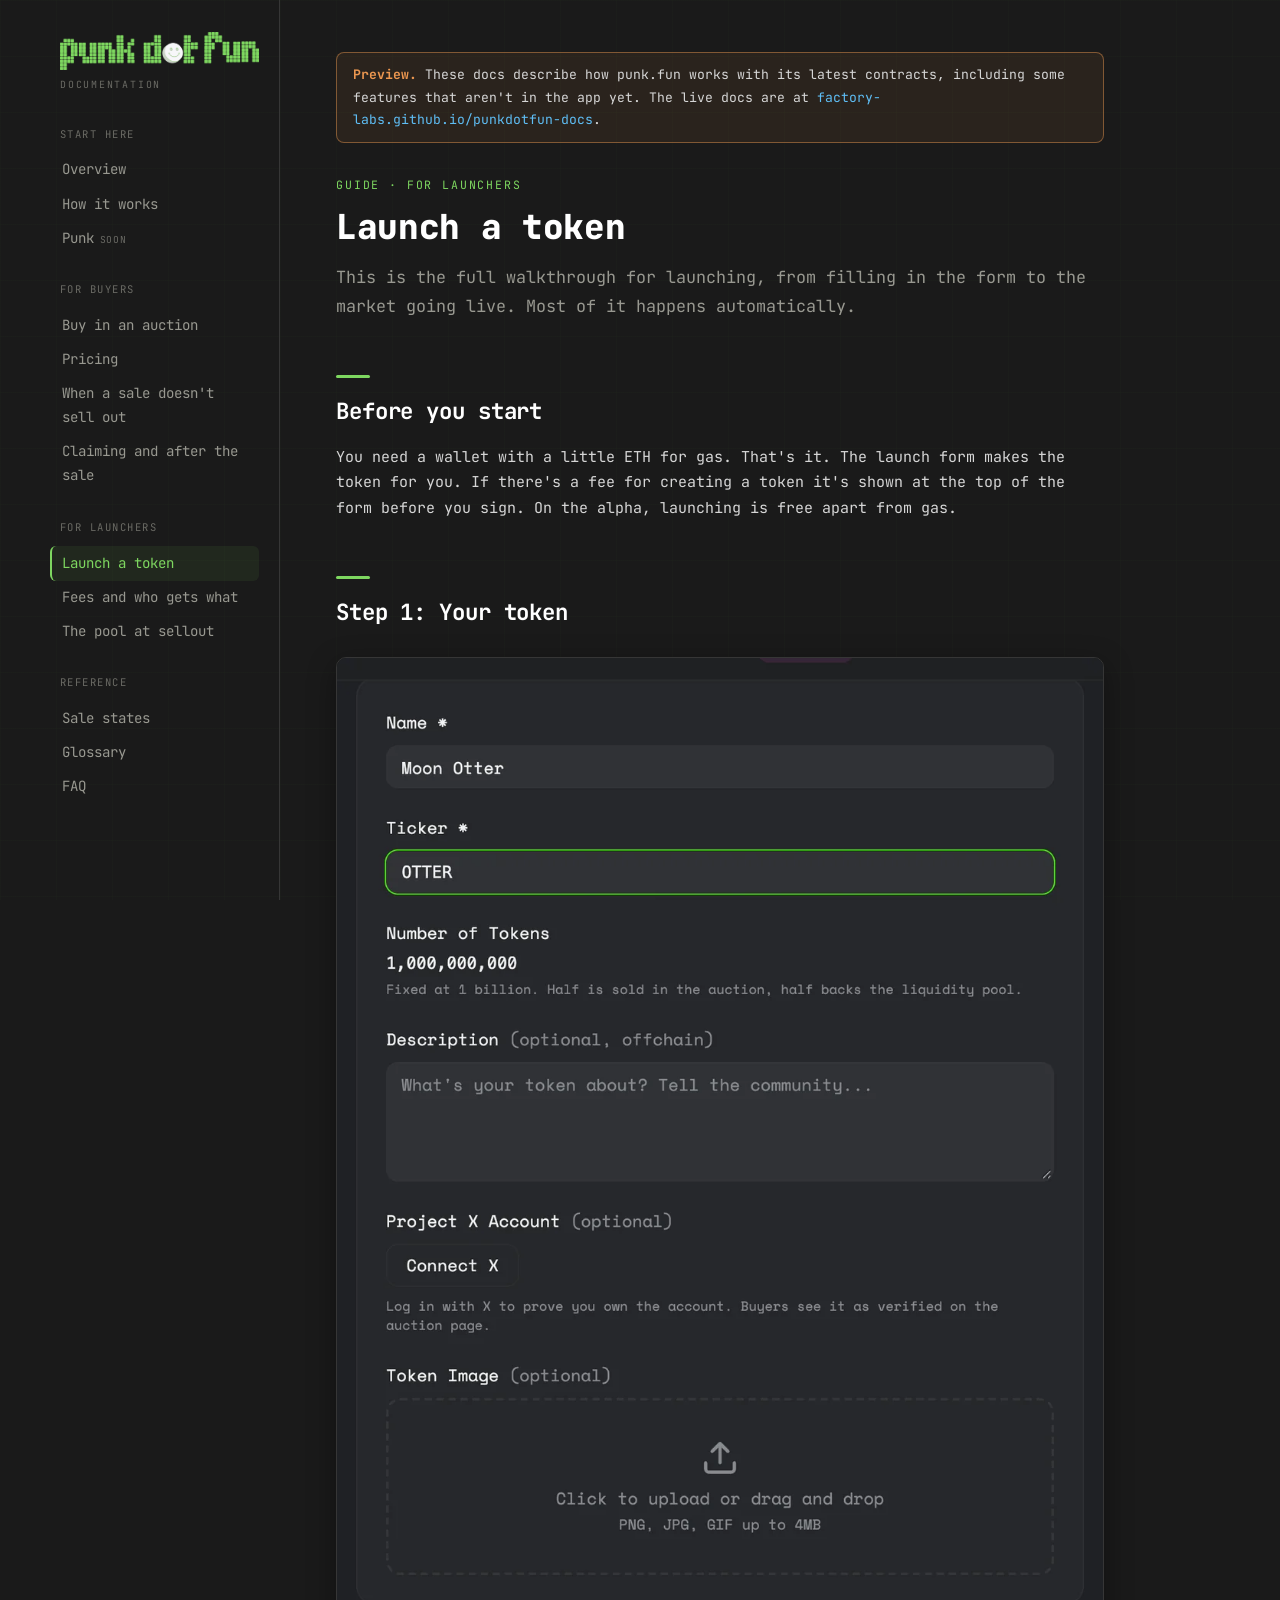
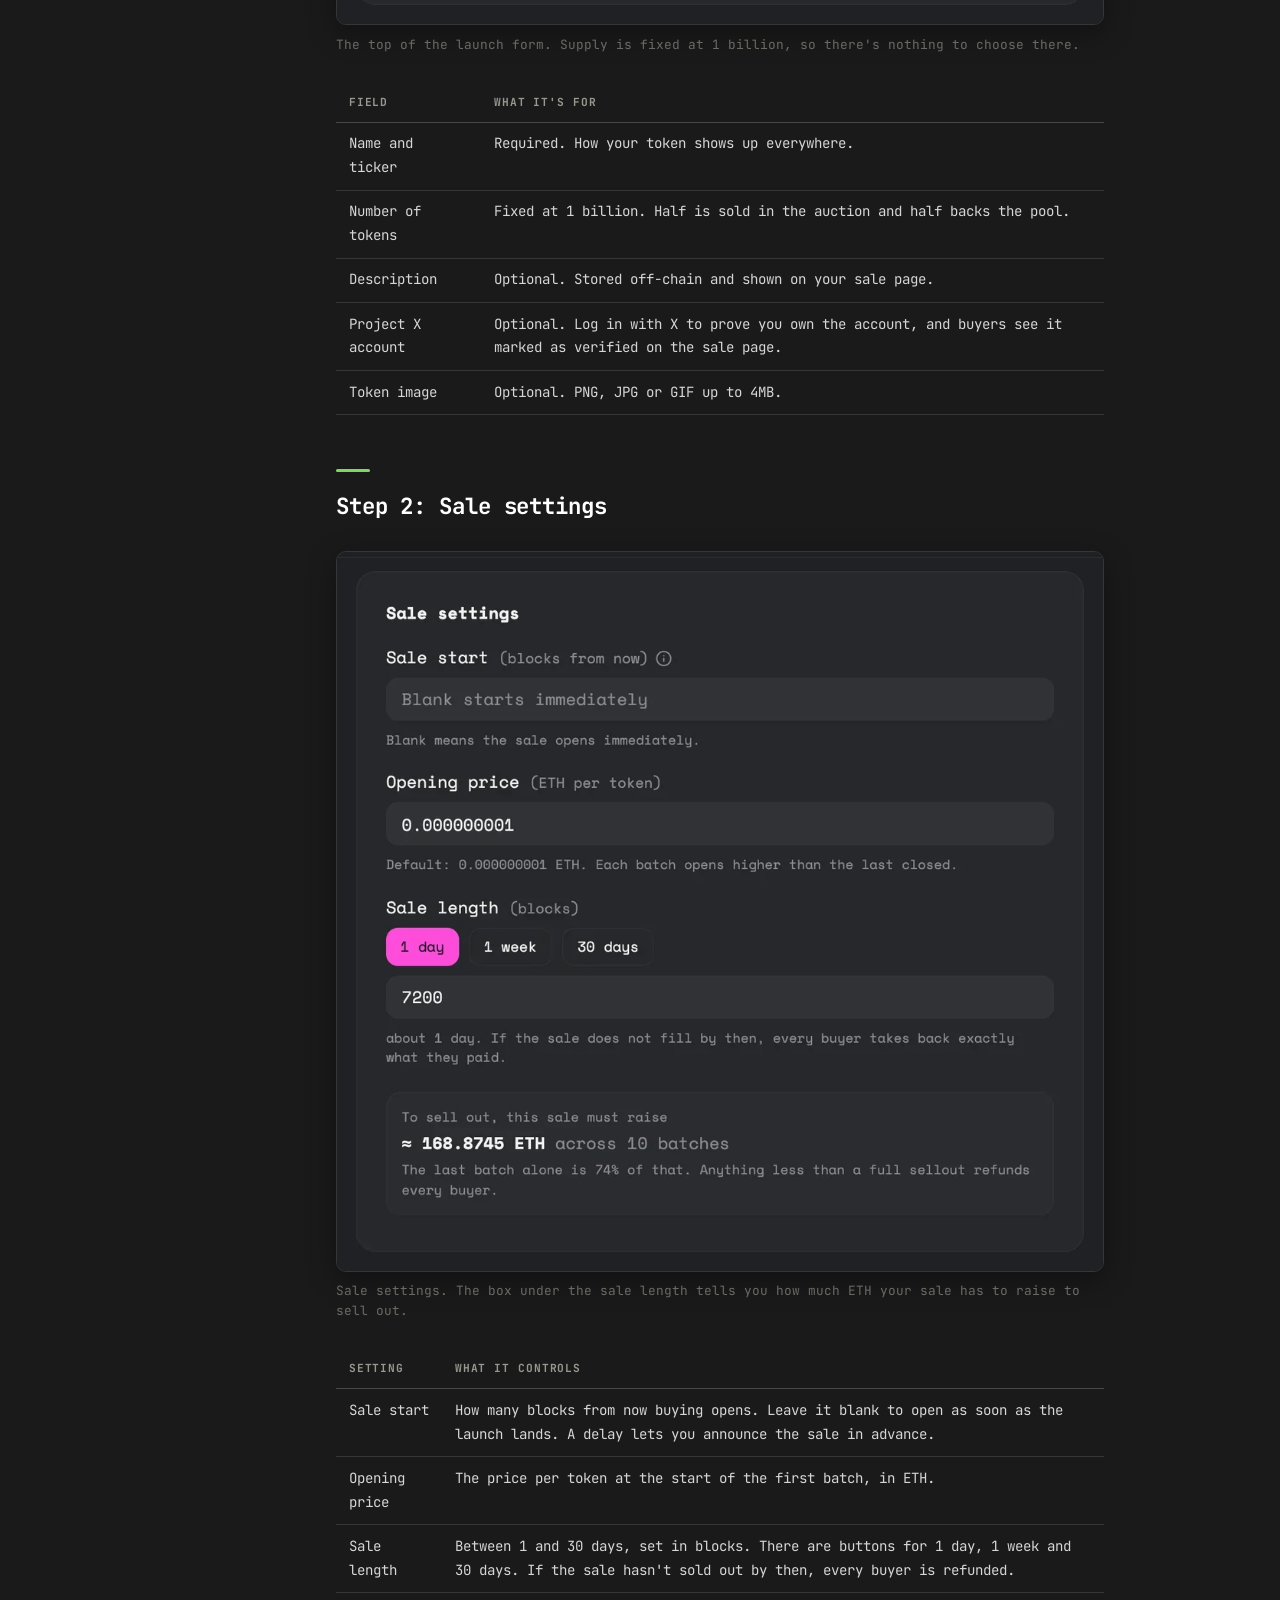
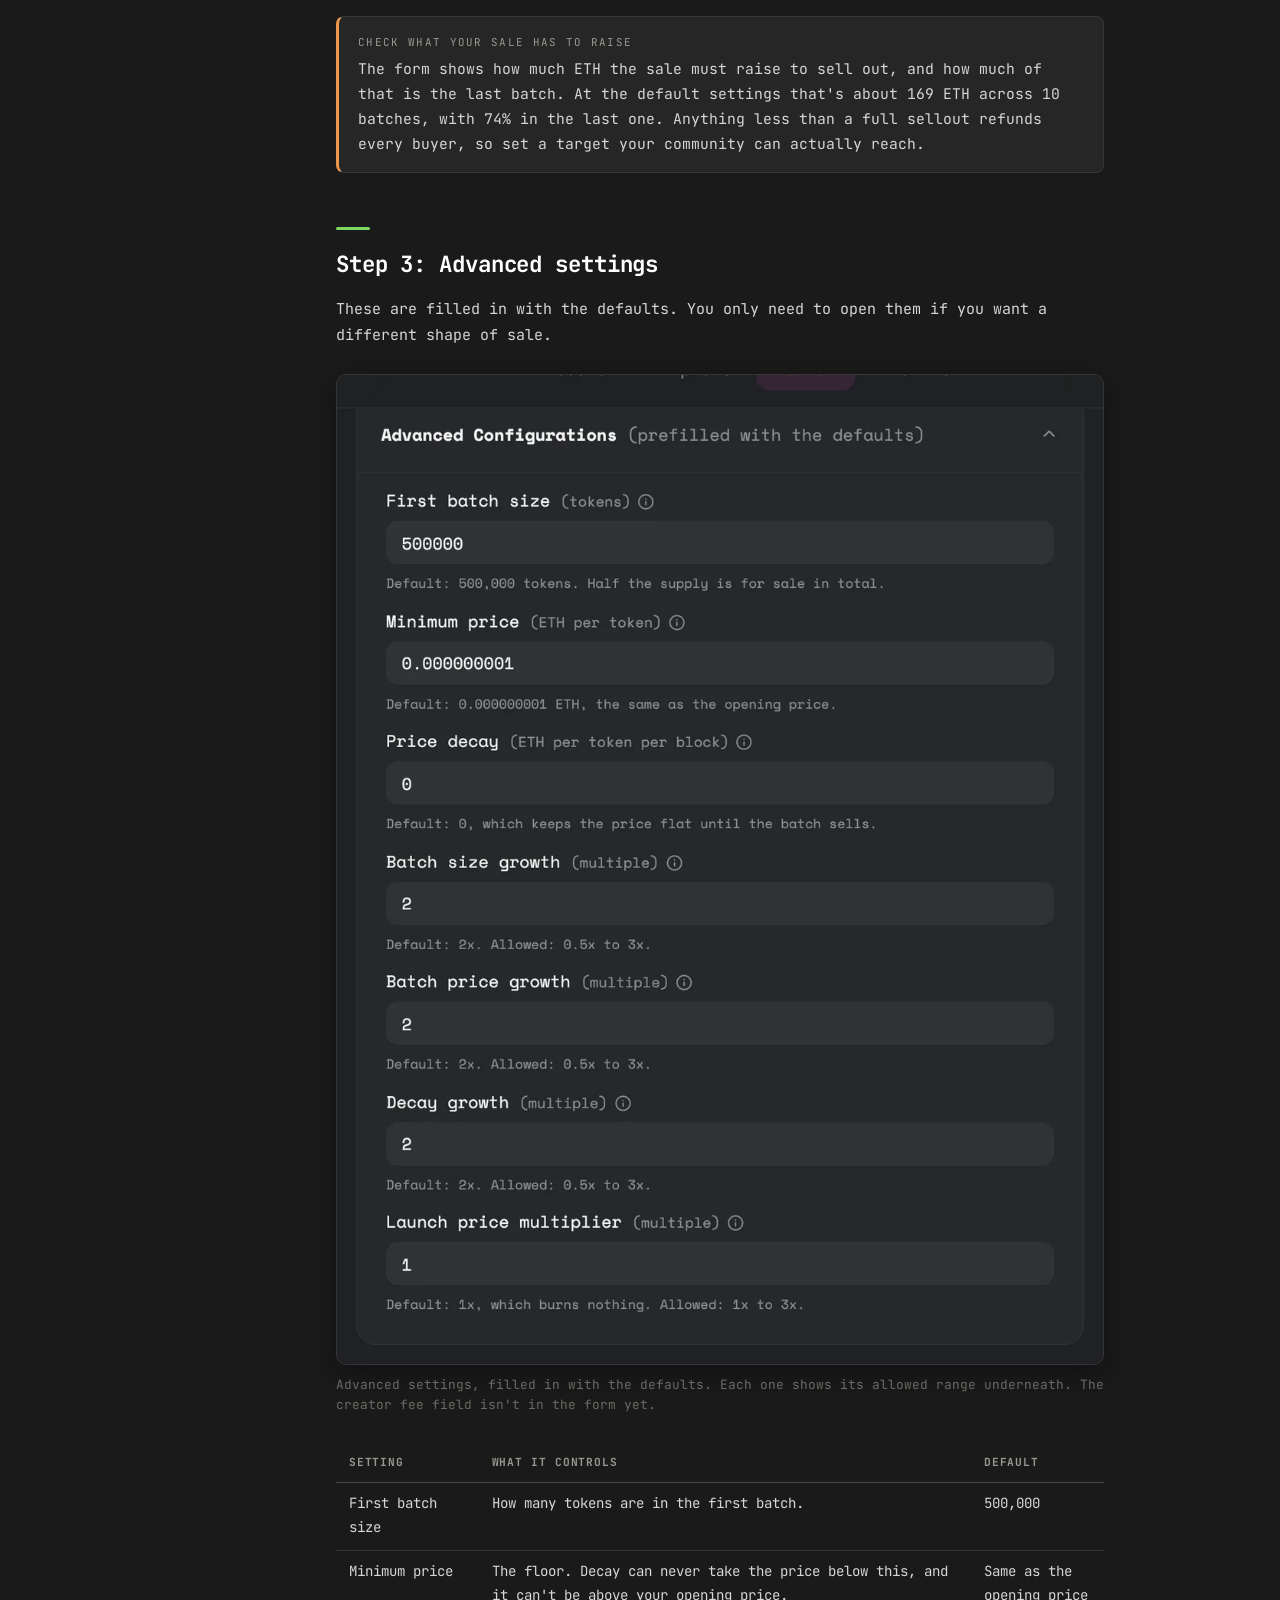
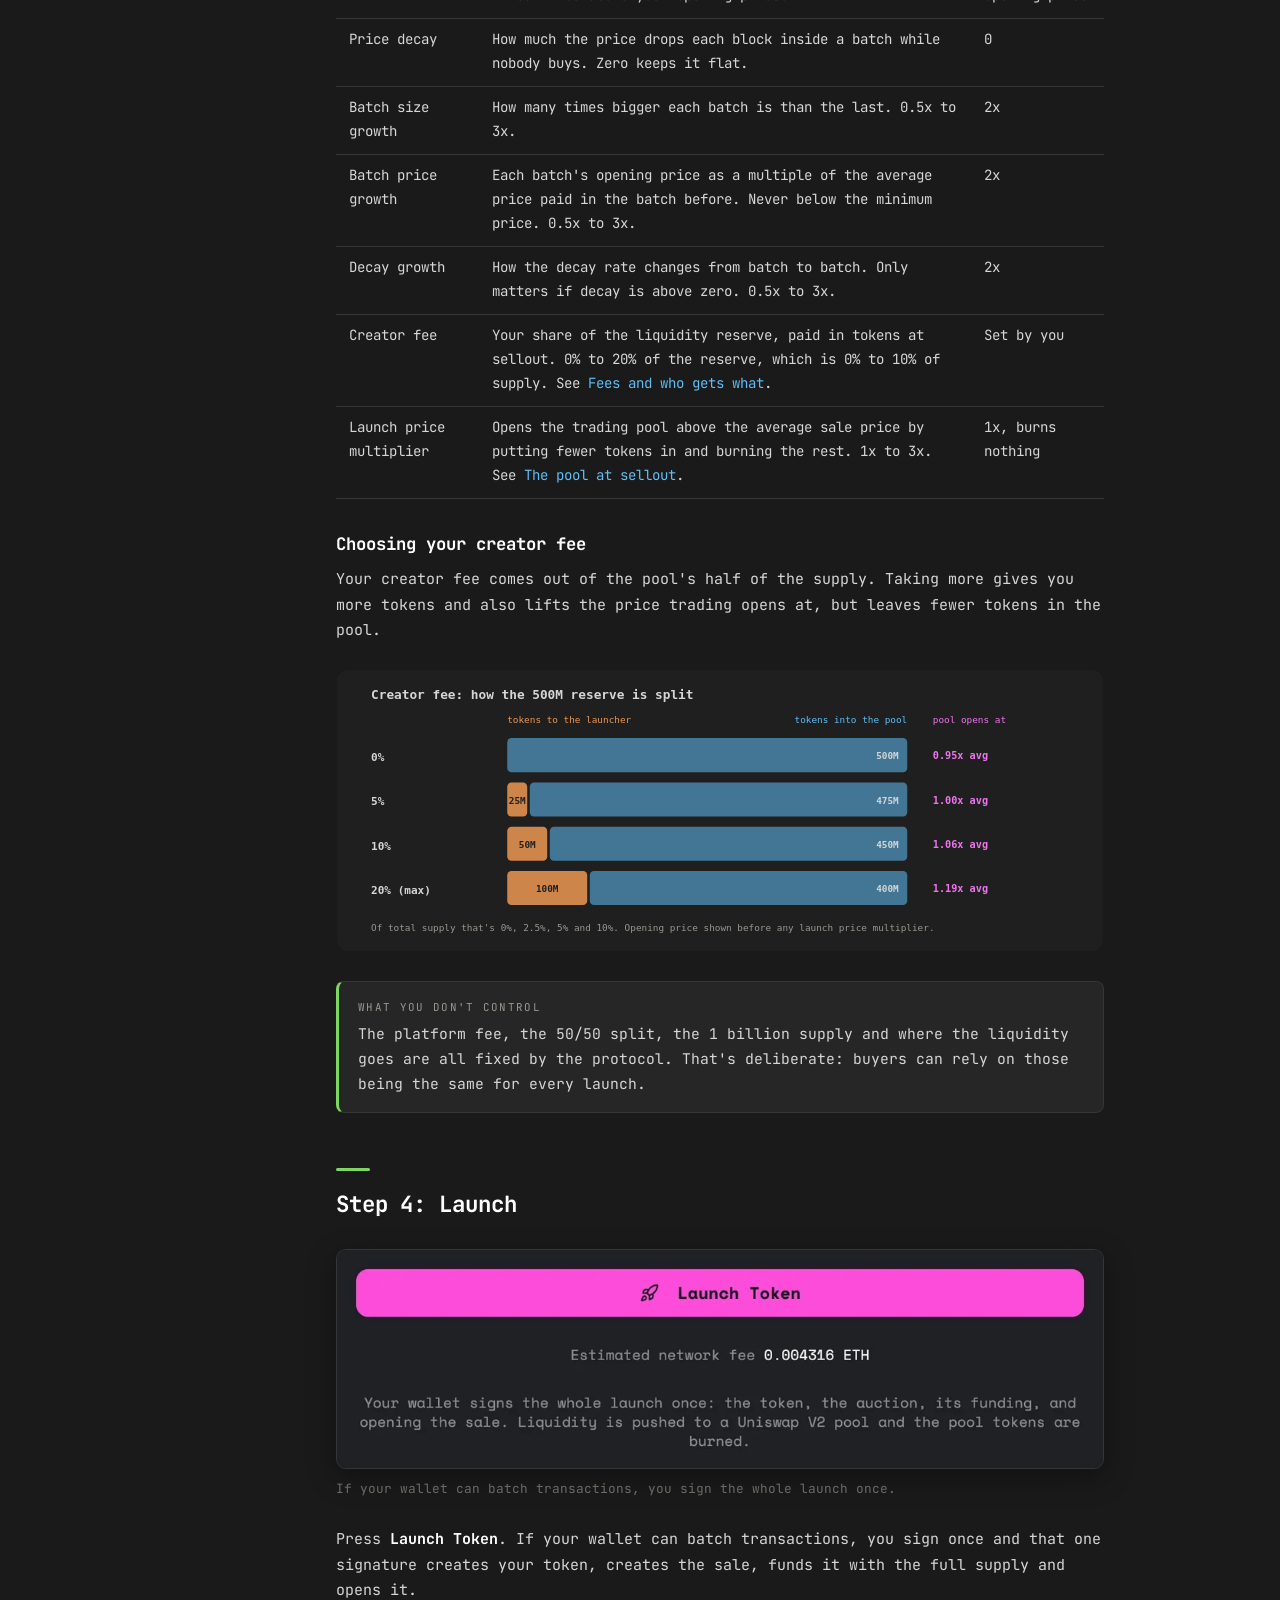
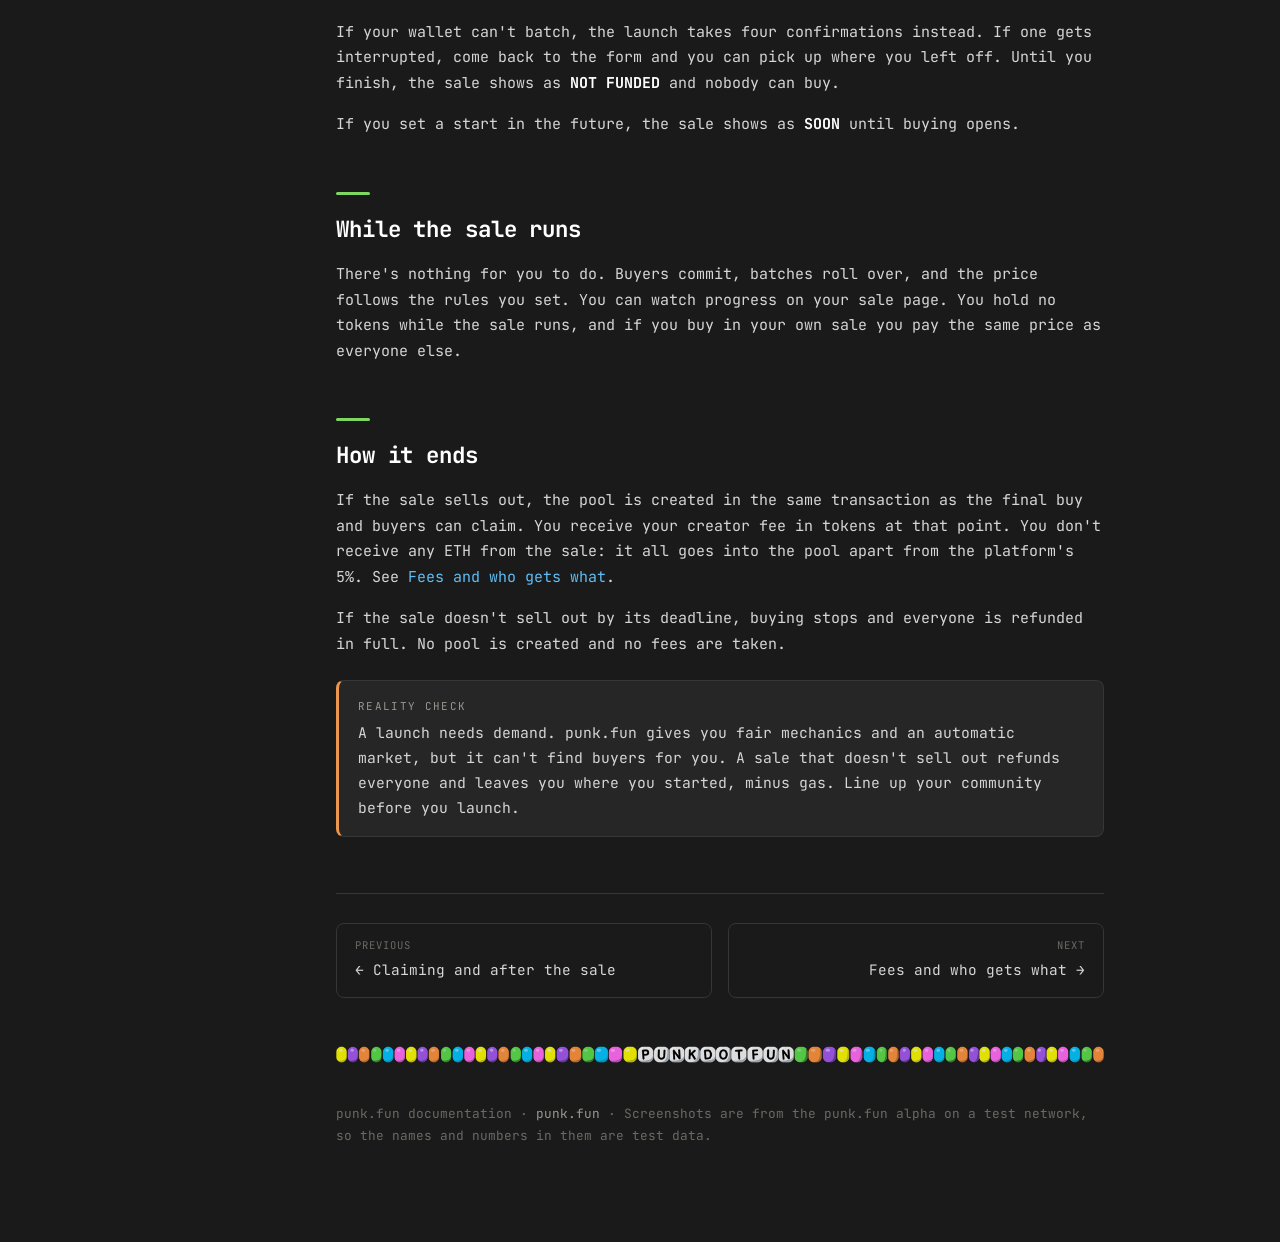
<file: launch-a-token.html>
<!DOCTYPE html>
<html lang="en">
<head>
<meta charset="UTF-8">
<meta name="robots" content="noindex, nofollow">
<meta name="viewport" content="width=device-width, initial-scale=1.0">
<title>Launch a token | punk.fun docs</title>
<meta name="description" content="A walkthrough of launching a token on punk.fun: every setting on the launch form, launching in one signature, and how the sale ends.">
<link rel="icon" href="favicon.ico" sizes="any">
<link rel="icon" type="image/png" sizes="32x32" href="img/brand/favicon-32.png">
<link rel="apple-touch-icon" href="img/brand/apple-touch-icon.png">
<meta property="og:type" content="website">
<meta property="og:site_name" content="punk.fun docs">
<meta property="og:title" content="Launch a token | punk.fun docs">
<meta property="og:description" content="A walkthrough of launching a token on punk.fun: every setting on the launch form, launching in one signature, and how the sale ends.">
<meta property="og:url" content="https://factory-labs.github.io/punkdotfun-docs-preview/launch-a-token.html">
<meta property="og:image" content="https://factory-labs.github.io/punkdotfun-docs-preview/img/brand/og-image.png">
<meta property="og:image:width" content="1200">
<meta property="og:image:height" content="630">
<meta name="twitter:card" content="summary_large_image">
<meta name="theme-color" content="#1a1a1a">
<link rel="stylesheet" href="styles.css">
</head>
<body>
<div class="wrap">

<aside class="sidebar">
    <a href="index.html" style="text-decoration:none">
        <img class="brand-logo" src="img/brand/logo.png" alt="punk.fun" width="200" height="38">
    </a>
    <div class="brand-sub">Documentation</div>
    <button class="menu-btn" onclick="toggleMenu()">Menu</button>
    <div class="nav-body">
        <div class="nav-group">
            <div class="nav-group-title">Start here</div>
            <a class="nav-link" href="index.html">Overview</a>
            <a class="nav-link" href="how-it-works.html">How it works</a>
            <a class="nav-link" href="punk.html">Punk<span class="soon-tag">Soon</span></a>
        </div>
        <div class="nav-group">
            <div class="nav-group-title">For buyers</div>
            <a class="nav-link" href="buy-in-an-auction.html">Buy in an auction</a>
            <a class="nav-link" href="pricing.html">Pricing</a>
            <a class="nav-link" href="refunds.html">When a sale doesn't sell out</a>
            <a class="nav-link" href="after-the-sale.html">Claiming and after the sale</a>
        </div>
        <div class="nav-group">
            <div class="nav-group-title">For launchers</div>
            <a class="nav-link" href="launch-a-token.html">Launch a token</a>
            <a class="nav-link" href="fees.html">Fees and who gets what</a>
            <a class="nav-link" href="the-pool.html">The pool at sellout</a>
        </div>
        <div class="nav-group">
            <div class="nav-group-title">Reference</div>
            <a class="nav-link" href="sale-states.html">Sale states</a>
            <a class="nav-link" href="glossary.html">Glossary</a>
            <a class="nav-link" href="faq.html">FAQ</a>
        </div>
    </div>
</aside>

<main class="content">
<div class="preview-banner"><strong>Preview.</strong> These docs describe how punk.fun works with its latest contracts, including some features that aren't in the app yet. The live docs are at <a href="https://factory-labs.github.io/punkdotfun-docs/">factory-labs.github.io/punkdotfun-docs</a>.</div>

<div class="eyebrow">Guide &middot; For launchers</div>
    <h1>Launch a token</h1>
    <p class="lead">This is the full walkthrough for launching, from filling in the form to the market going live. Most of it happens automatically.</p>

    <h2>Before you start</h2>
    <p>You need a wallet with a little ETH for gas. That's it. The launch form makes the token for you. If there's a fee for creating a token it's shown at the top of the form before you sign. On the alpha, launching is free apart from gas.</p>

    <h2>Step 1: Your token</h2>
    <figure class="shot">
        <img src="img/launch-details.webp" alt="The token details section of the launch form: name, ticker, fixed supply of 1,000,000,000, description, X account and image" loading="lazy">
        <figcaption>The top of the launch form. Supply is fixed at 1 billion, so there's nothing to choose there.</figcaption>
    </figure>
    <div class="table-wrap">
    <table>
        <thead><tr><th>Field</th><th>What it's for</th></tr></thead>
        <tbody>
            <tr><td>Name and ticker</td><td>Required. How your token shows up everywhere.</td></tr>
            <tr><td>Number of tokens</td><td>Fixed at 1 billion. Half is sold in the auction and half backs the pool.</td></tr>
            <tr><td>Description</td><td>Optional. Stored off-chain and shown on your sale page.</td></tr>
            <tr><td>Project X account</td><td>Optional. Log in with X to prove you own the account, and buyers see it marked as verified on the sale page.</td></tr>
            <tr><td>Token image</td><td>Optional. PNG, JPG or GIF up to 4MB.</td></tr>
        </tbody>
    </table>
    </div>

    <h2>Step 2: Sale settings</h2>
    <figure class="shot">
        <img src="img/launch-sale-settings.webp" alt="The sale settings section: sale start, opening price, sale length with 1 day, 1 week and 30 days buttons, and the amount the sale must raise" loading="lazy">
        <figcaption>Sale settings. The box under the sale length tells you how much ETH your sale has to raise to sell out.</figcaption>
    </figure>
    <div class="table-wrap">
    <table>
        <thead><tr><th>Setting</th><th>What it controls</th></tr></thead>
        <tbody>
            <tr><td>Sale start</td><td>How many blocks from now buying opens. Leave it blank to open as soon as the launch lands. A delay lets you announce the sale in advance.</td></tr>
            <tr><td>Opening price</td><td>The price per token at the start of the first batch, in ETH.</td></tr>
            <tr><td>Sale length</td><td>Between 1 and 30 days, set in blocks. There are buttons for 1 day, 1 week and 30 days. If the sale hasn't sold out by then, every buyer is refunded.</td></tr>
        </tbody>
    </table>
    </div>

    <div class="callout warn">
        <span class="callout-label">Check what your sale has to raise</span>
        <p>The form shows how much ETH the sale must raise to sell out, and how much of that is the last batch. At the default settings that's about 169 ETH across 10 batches, with 74% in the last one. Anything less than a full sellout refunds every buyer, so set a target your community can actually reach.</p>
    </div>

    <h2>Step 3: Advanced settings</h2>
    <p>These are filled in with the defaults. You only need to open them if you want a different shape of sale.</p>
    <figure class="shot">
        <img src="img/launch-advanced.webp" alt="The advanced configuration section with first batch size, minimum price, price decay, batch size growth, batch price growth, decay growth and launch price multiplier" loading="lazy">
        <figcaption>Advanced settings, filled in with the defaults. Each one shows its allowed range underneath. The creator fee field isn't in the form yet.</figcaption>
    </figure>
    <div class="table-wrap">
    <table>
        <thead><tr><th>Setting</th><th>What it controls</th><th>Default</th></tr></thead>
        <tbody>
            <tr><td>First batch size</td><td>How many tokens are in the first batch.</td><td>500,000</td></tr>
            <tr><td>Minimum price</td><td>The floor. Decay can never take the price below this, and it can't be above your opening price.</td><td>Same as the opening price</td></tr>
            <tr><td>Price decay</td><td>How much the price drops each block inside a batch while nobody buys. Zero keeps it flat.</td><td>0</td></tr>
            <tr><td>Batch size growth</td><td>How many times bigger each batch is than the last. 0.5x to 3x.</td><td>2x</td></tr>
            <tr><td>Batch price growth</td><td>Each batch's opening price as a multiple of the average price paid in the batch before. Never below the minimum price. 0.5x to 3x.</td><td>2x</td></tr>
            <tr><td>Decay growth</td><td>How the decay rate changes from batch to batch. Only matters if decay is above zero. 0.5x to 3x.</td><td>2x</td></tr>
            <tr><td>Creator fee</td><td>Your share of the liquidity reserve, paid in tokens at sellout. 0% to 20% of the reserve, which is 0% to 10% of supply. See <a href="fees.html">Fees and who gets what</a>.</td><td>Set by you</td></tr>
            <tr><td>Launch price multiplier</td><td>Opens the trading pool above the average sale price by putting fewer tokens in and burning the rest. 1x to 3x. See <a href="the-pool.html">The pool at sellout</a>.</td><td>1x, burns nothing</td></tr>
        </tbody>
    </table>
    </div>

    <h3>Choosing your creator fee</h3>
    <p>Your creator fee comes out of the pool's half of the supply. Taking more gives you more tokens and also lifts the price trading opens at, but leaves fewer tokens in the pool.</p>
    <figure class="diagram">
        <img src="img/diagram-creator-fee.svg" alt="Creator fee at 0, 5, 10 and 20 percent of the reserve: 0, 25, 50 and 100 million tokens to the launcher, and the pool opens at 0.95, 1.00, 1.06 and 1.19 times the average price.">
    </figure>

    <div class="callout tip">
        <span class="callout-label">What you don't control</span>
        <p>The platform fee, the 50/50 split, the 1 billion supply and where the liquidity goes are all fixed by the protocol. That's deliberate: buyers can rely on those being the same for every launch.</p>
    </div>

    <h2>Step 4: Launch</h2>
    <figure class="shot">
        <img src="img/launch-submit.webp" alt="The Launch Token button with the estimated network fee, and a note that the wallet signs the whole launch once" loading="lazy">
        <figcaption>If your wallet can batch transactions, you sign the whole launch once.</figcaption>
    </figure>
    <p>Press <strong>Launch Token</strong>. If your wallet can batch transactions, you sign once and that one signature creates your token, creates the sale, funds it with the full supply and opens it.</p>
    <p>If your wallet can't batch, the launch takes four confirmations instead. If one gets interrupted, come back to the form and you can pick up where you left off. Until you finish, the sale shows as <strong>NOT FUNDED</strong> and nobody can buy.</p>
    <p>If you set a start in the future, the sale shows as <strong>SOON</strong> until buying opens.</p>

    <h2>While the sale runs</h2>
    <p>There's nothing for you to do. Buyers commit, batches roll over, and the price follows the rules you set. You can watch progress on your sale page. You hold no tokens while the sale runs, and if you buy in your own sale you pay the same price as everyone else.</p>

    <h2>How it ends</h2>
    <p>If the sale sells out, the pool is created in the same transaction as the final buy and buyers can claim. You receive your creator fee in tokens at that point. You don't receive any ETH from the sale: it all goes into the pool apart from the platform's 5%. See <a href="fees.html">Fees and who gets what</a>.</p>
    <p>If the sale doesn't sell out by its deadline, buying stops and everyone is refunded in full. No pool is created and no fees are taken.</p>

    <div class="callout warn">
        <span class="callout-label">Reality check</span>
        <p>A launch needs demand. punk.fun gives you fair mechanics and an automatic market, but it can't find buyers for you. A sale that doesn't sell out refunds everyone and leaves you where you started, minus gas. Line up your community before you launch.</p>
    </div>

    <div class="page-nav">
        <a href="after-the-sale.html">
            <span class="dir">Previous</span>
            <span class="ttl">&larr; Claiming and after the sale</span>
        </a>
        <a class="next" href="fees.html">
            <span class="dir">Next</span>
            <span class="ttl">Fees and who gets what &rarr;</span>
        </a>
    </div>

    <img class="beads-strip" src="img/brand/beads-strip.png" alt="" aria-hidden="true">

    <footer>
        punk.fun documentation &middot; <a href="https://punk.fun">punk.fun</a> &middot; Screenshots are from the punk.fun alpha on a test network, so the names and numbers in them are test data.
    </footer>
</main>

</div>
<script src="app.js"></script>
</body>
</html>
</file>
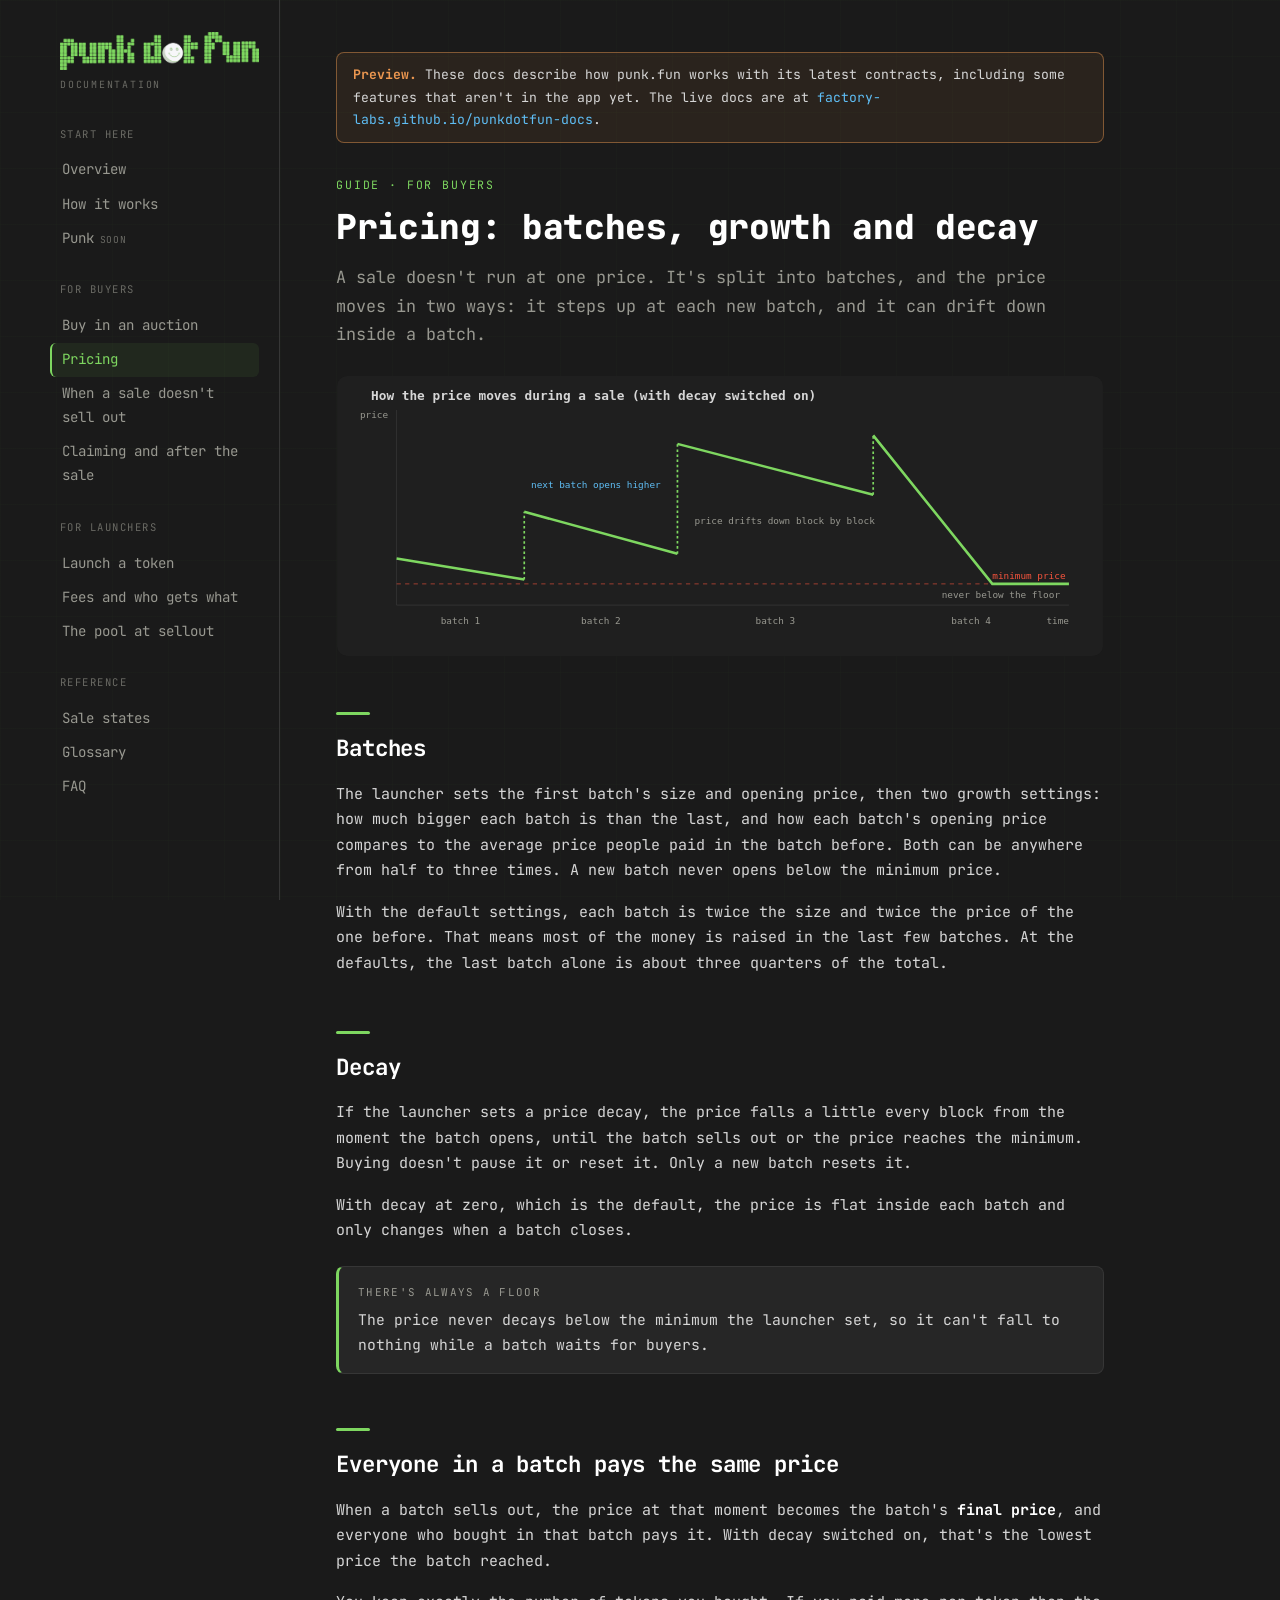
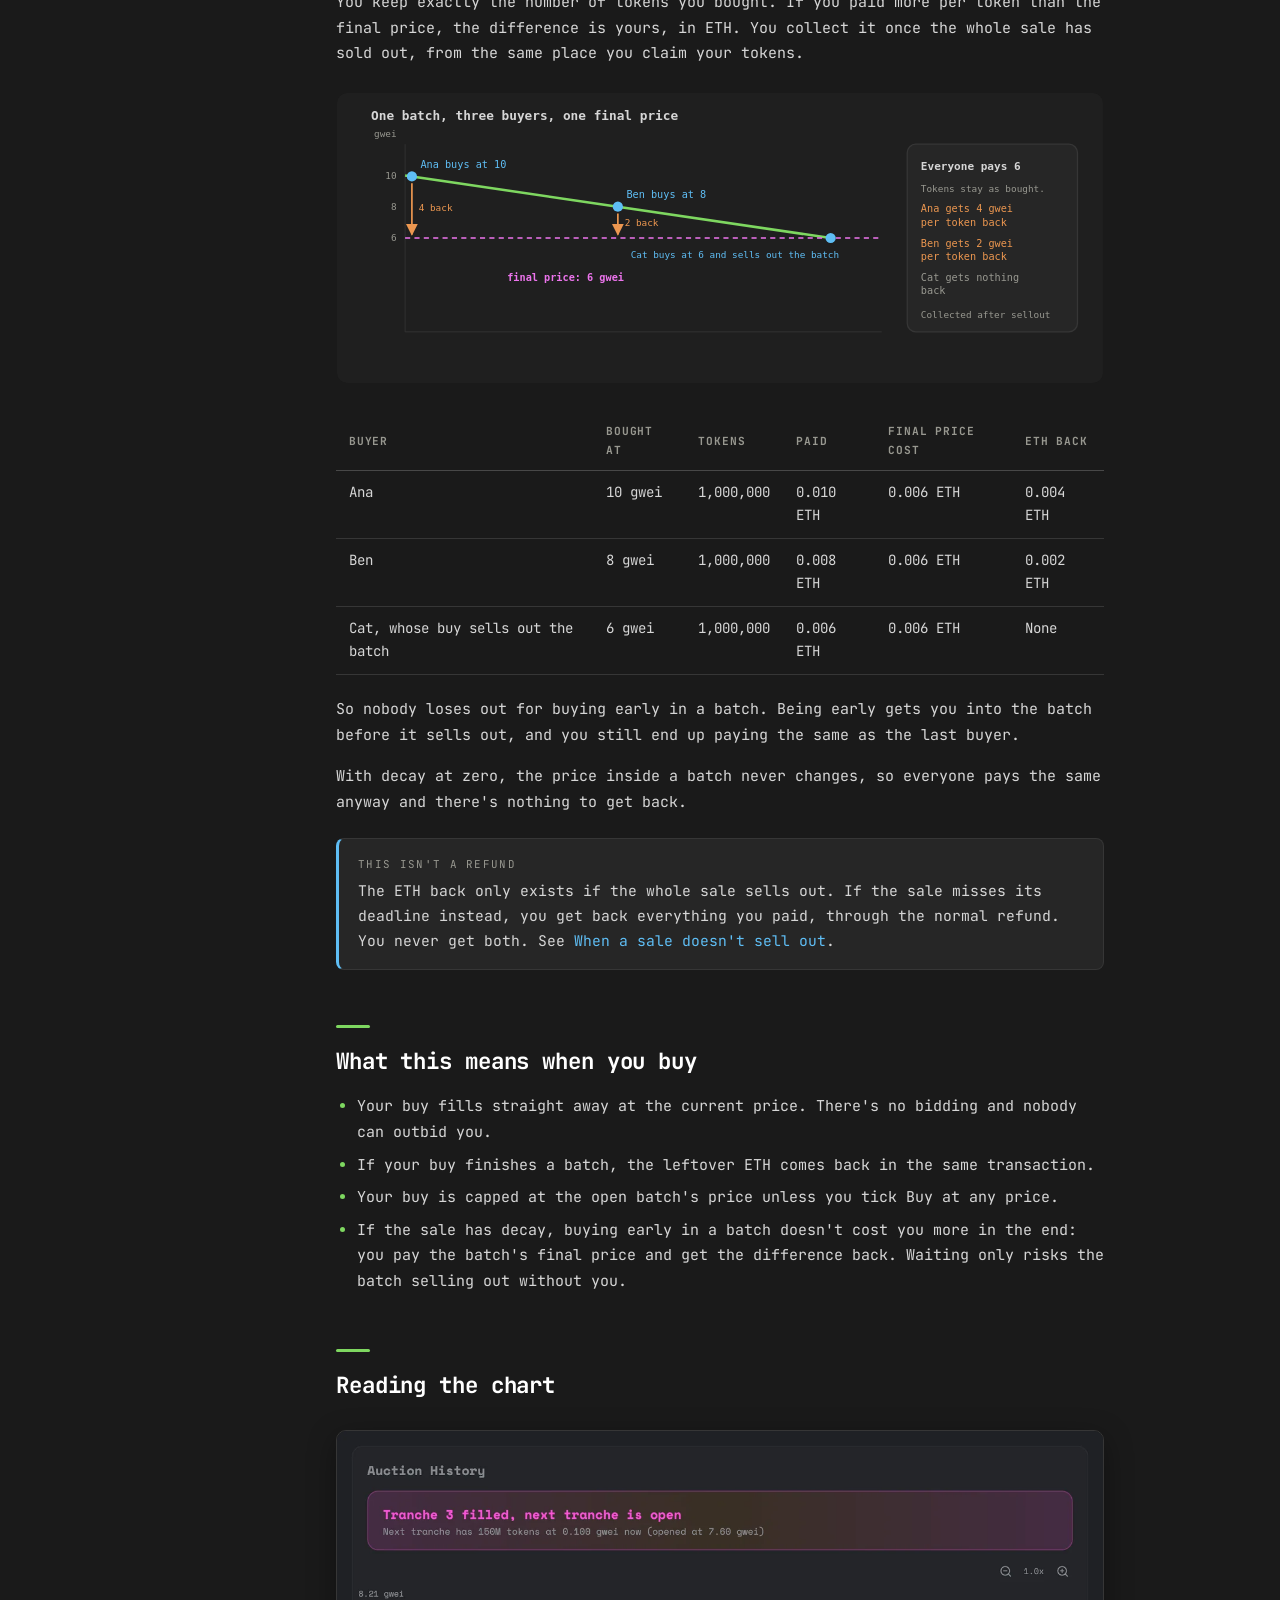
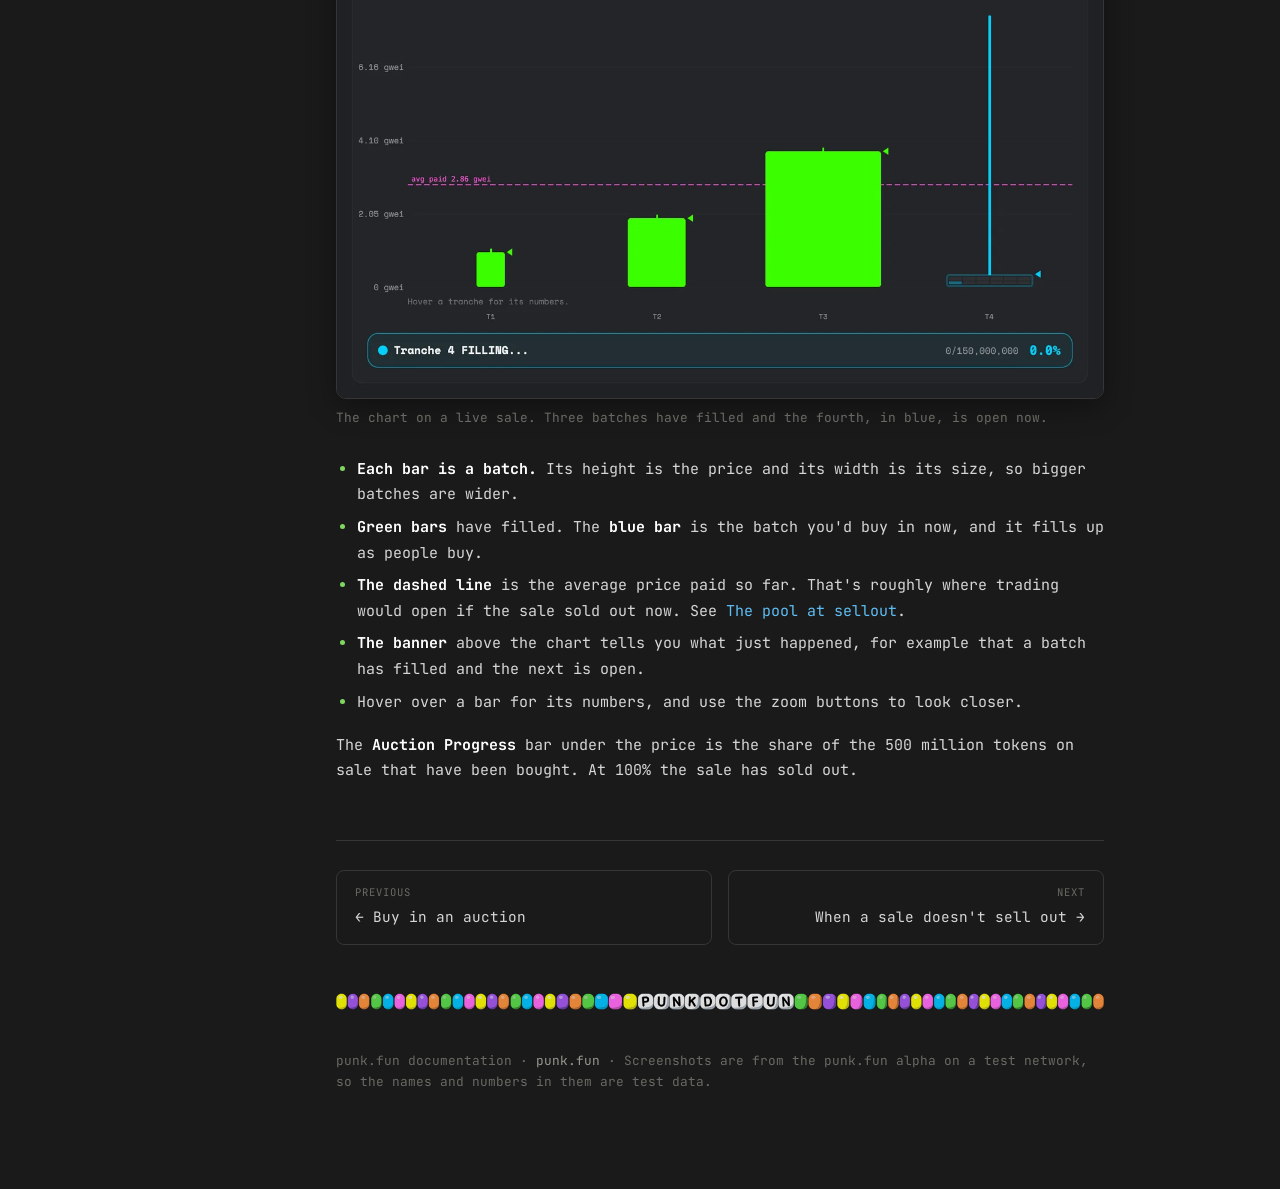
<file: pricing.html>
<!DOCTYPE html>
<html lang="en">
<head>
<meta charset="UTF-8">
<meta name="robots" content="noindex, nofollow">
<meta name="viewport" content="width=device-width, initial-scale=1.0">
<title>Pricing | punk.fun docs</title>
<meta name="description" content="How prices move in a punk.fun sale: batches, batch growth, price decay, the minimum price, and how to read the auction chart.">
<link rel="icon" href="favicon.ico" sizes="any">
<link rel="icon" type="image/png" sizes="32x32" href="img/brand/favicon-32.png">
<link rel="apple-touch-icon" href="img/brand/apple-touch-icon.png">
<meta property="og:type" content="website">
<meta property="og:site_name" content="punk.fun docs">
<meta property="og:title" content="Pricing | punk.fun docs">
<meta property="og:description" content="How prices move in a punk.fun sale: batches, batch growth, price decay, the minimum price, and how to read the auction chart.">
<meta property="og:url" content="https://factory-labs.github.io/punkdotfun-docs-preview/pricing.html">
<meta property="og:image" content="https://factory-labs.github.io/punkdotfun-docs-preview/img/brand/og-image.png">
<meta property="og:image:width" content="1200">
<meta property="og:image:height" content="630">
<meta name="twitter:card" content="summary_large_image">
<meta name="theme-color" content="#1a1a1a">
<link rel="stylesheet" href="styles.css">
</head>
<body>
<div class="wrap">

<aside class="sidebar">
    <a href="index.html" style="text-decoration:none">
        <img class="brand-logo" src="img/brand/logo.png" alt="punk.fun" width="200" height="38">
    </a>
    <div class="brand-sub">Documentation</div>
    <button class="menu-btn" onclick="toggleMenu()">Menu</button>
    <div class="nav-body">
        <div class="nav-group">
            <div class="nav-group-title">Start here</div>
            <a class="nav-link" href="index.html">Overview</a>
            <a class="nav-link" href="how-it-works.html">How it works</a>
            <a class="nav-link" href="punk.html">Punk<span class="soon-tag">Soon</span></a>
        </div>
        <div class="nav-group">
            <div class="nav-group-title">For buyers</div>
            <a class="nav-link" href="buy-in-an-auction.html">Buy in an auction</a>
            <a class="nav-link" href="pricing.html">Pricing</a>
            <a class="nav-link" href="refunds.html">When a sale doesn't sell out</a>
            <a class="nav-link" href="after-the-sale.html">Claiming and after the sale</a>
        </div>
        <div class="nav-group">
            <div class="nav-group-title">For launchers</div>
            <a class="nav-link" href="launch-a-token.html">Launch a token</a>
            <a class="nav-link" href="fees.html">Fees and who gets what</a>
            <a class="nav-link" href="the-pool.html">The pool at sellout</a>
        </div>
        <div class="nav-group">
            <div class="nav-group-title">Reference</div>
            <a class="nav-link" href="sale-states.html">Sale states</a>
            <a class="nav-link" href="glossary.html">Glossary</a>
            <a class="nav-link" href="faq.html">FAQ</a>
        </div>
    </div>
</aside>

<main class="content">
<div class="preview-banner"><strong>Preview.</strong> These docs describe how punk.fun works with its latest contracts, including some features that aren't in the app yet. The live docs are at <a href="https://factory-labs.github.io/punkdotfun-docs/">factory-labs.github.io/punkdotfun-docs</a>.</div>

<div class="eyebrow">Guide &middot; For buyers</div>
    <h1>Pricing: batches, growth and decay</h1>
    <p class="lead">A sale doesn't run at one price. It's split into batches, and the price moves in two ways: it steps up at each new batch, and it can drift down inside a batch.</p>

    <figure class="diagram">
        <img src="img/diagram-sawtooth.svg" alt="The price falls inside each batch and steps up when the next batch opens, never going below the minimum price.">
    </figure>

    <h2>Batches</h2>
    <p>The launcher sets the first batch's size and opening price, then two growth settings: how much bigger each batch is than the last, and how each batch's opening price compares to the average price people paid in the batch before. Both can be anywhere from half to three times. A new batch never opens below the minimum price.</p>
    <p>With the default settings, each batch is twice the size and twice the price of the one before. That means most of the money is raised in the last few batches. At the defaults, the last batch alone is about three quarters of the total.</p>

    <h2>Decay</h2>
    <p>If the launcher sets a price decay, the price falls a little every block from the moment the batch opens, until the batch sells out or the price reaches the minimum. Buying doesn't pause it or reset it. Only a new batch resets it.</p>
    <p>With decay at zero, which is the default, the price is flat inside each batch and only changes when a batch closes.</p>

    <div class="callout tip">
        <span class="callout-label">There's always a floor</span>
        <p>The price never decays below the minimum the launcher set, so it can't fall to nothing while a batch waits for buyers.</p>
    </div>

    <h2 id="one-price">Everyone in a batch pays the same price</h2>
    <p>When a batch sells out, the price at that moment becomes the batch's <strong>final price</strong>, and everyone who bought in that batch pays it. With decay switched on, that's the lowest price the batch reached.</p>
    <p>You keep exactly the number of tokens you bought. If you paid more per token than the final price, the difference is yours, in ETH. You collect it once the whole sale has sold out, from the same place you claim your tokens.</p>

    <figure class="diagram">
        <img src="img/diagram-one-price.svg" alt="Three buyers in one batch pay 10, 8 and 6 gwei as the price decays. The batch sells out at 6 gwei, so everyone pays 6 and the first two get 4 and 2 gwei per token back in ETH.">
    </figure>

    <div class="table-wrap">
    <table>
        <thead><tr><th>Buyer</th><th>Bought at</th><th>Tokens</th><th>Paid</th><th>Final price cost</th><th>ETH back</th></tr></thead>
        <tbody>
            <tr><td>Ana</td><td>10 gwei</td><td>1,000,000</td><td>0.010 ETH</td><td>0.006 ETH</td><td>0.004 ETH</td></tr>
            <tr><td>Ben</td><td>8 gwei</td><td>1,000,000</td><td>0.008 ETH</td><td>0.006 ETH</td><td>0.002 ETH</td></tr>
            <tr><td>Cat, whose buy sells out the batch</td><td>6 gwei</td><td>1,000,000</td><td>0.006 ETH</td><td>0.006 ETH</td><td>None</td></tr>
        </tbody>
    </table>
    </div>

    <p>So nobody loses out for buying early in a batch. Being early gets you into the batch before it sells out, and you still end up paying the same as the last buyer.</p>
    <p>With decay at zero, the price inside a batch never changes, so everyone pays the same anyway and there's nothing to get back.</p>

    <div class="callout">
        <span class="callout-label">This isn't a refund</span>
        <p>The ETH back only exists if the whole sale sells out. If the sale misses its deadline instead, you get back everything you paid, through the normal refund. You never get both. See <a href="refunds.html">When a sale doesn't sell out</a>.</p>
    </div>

    <h2>What this means when you buy</h2>
    <ul>
        <li>Your buy fills straight away at the current price. There's no bidding and nobody can outbid you.</li>
        <li>If your buy finishes a batch, the leftover ETH comes back in the same transaction.</li>
        <li>Your buy is capped at the open batch's price unless you tick Buy at any price.</li>
        <li>If the sale has decay, buying early in a batch doesn't cost you more in the end: you pay the batch's final price and get the difference back. Waiting only risks the batch selling out without you.</li>
    </ul>

    <h2>Reading the chart</h2>
    <figure class="shot wide">
        <img src="img/chart.webp" alt="The auction history chart with green bars for filled batches, a blue bar for the batch filling now, and a dashed average-paid line" loading="lazy">
        <figcaption>The chart on a live sale. Three batches have filled and the fourth, in blue, is open now.</figcaption>
    </figure>
    <ul>
        <li><strong>Each bar is a batch.</strong> Its height is the price and its width is its size, so bigger batches are wider.</li>
        <li><strong>Green bars</strong> have filled. The <strong>blue bar</strong> is the batch you'd buy in now, and it fills up as people buy.</li>
        <li><strong>The dashed line</strong> is the average price paid so far. That's roughly where trading would open if the sale sold out now. See <a href="the-pool.html">The pool at sellout</a>.</li>
        <li><strong>The banner</strong> above the chart tells you what just happened, for example that a batch has filled and the next is open.</li>
        <li>Hover over a bar for its numbers, and use the zoom buttons to look closer.</li>
    </ul>
    <p>The <strong>Auction Progress</strong> bar under the price is the share of the 500 million tokens on sale that have been bought. At 100% the sale has sold out.</p>

    <div class="page-nav">
        <a href="buy-in-an-auction.html">
            <span class="dir">Previous</span>
            <span class="ttl">&larr; Buy in an auction</span>
        </a>
        <a class="next" href="refunds.html">
            <span class="dir">Next</span>
            <span class="ttl">When a sale doesn't sell out &rarr;</span>
        </a>
    </div>

    <img class="beads-strip" src="img/brand/beads-strip.png" alt="" aria-hidden="true">

    <footer>
        punk.fun documentation &middot; <a href="https://punk.fun">punk.fun</a> &middot; Screenshots are from the punk.fun alpha on a test network, so the names and numbers in them are test data.
    </footer>
</main>

</div>
<script src="app.js"></script>
</body>
</html>
</file>
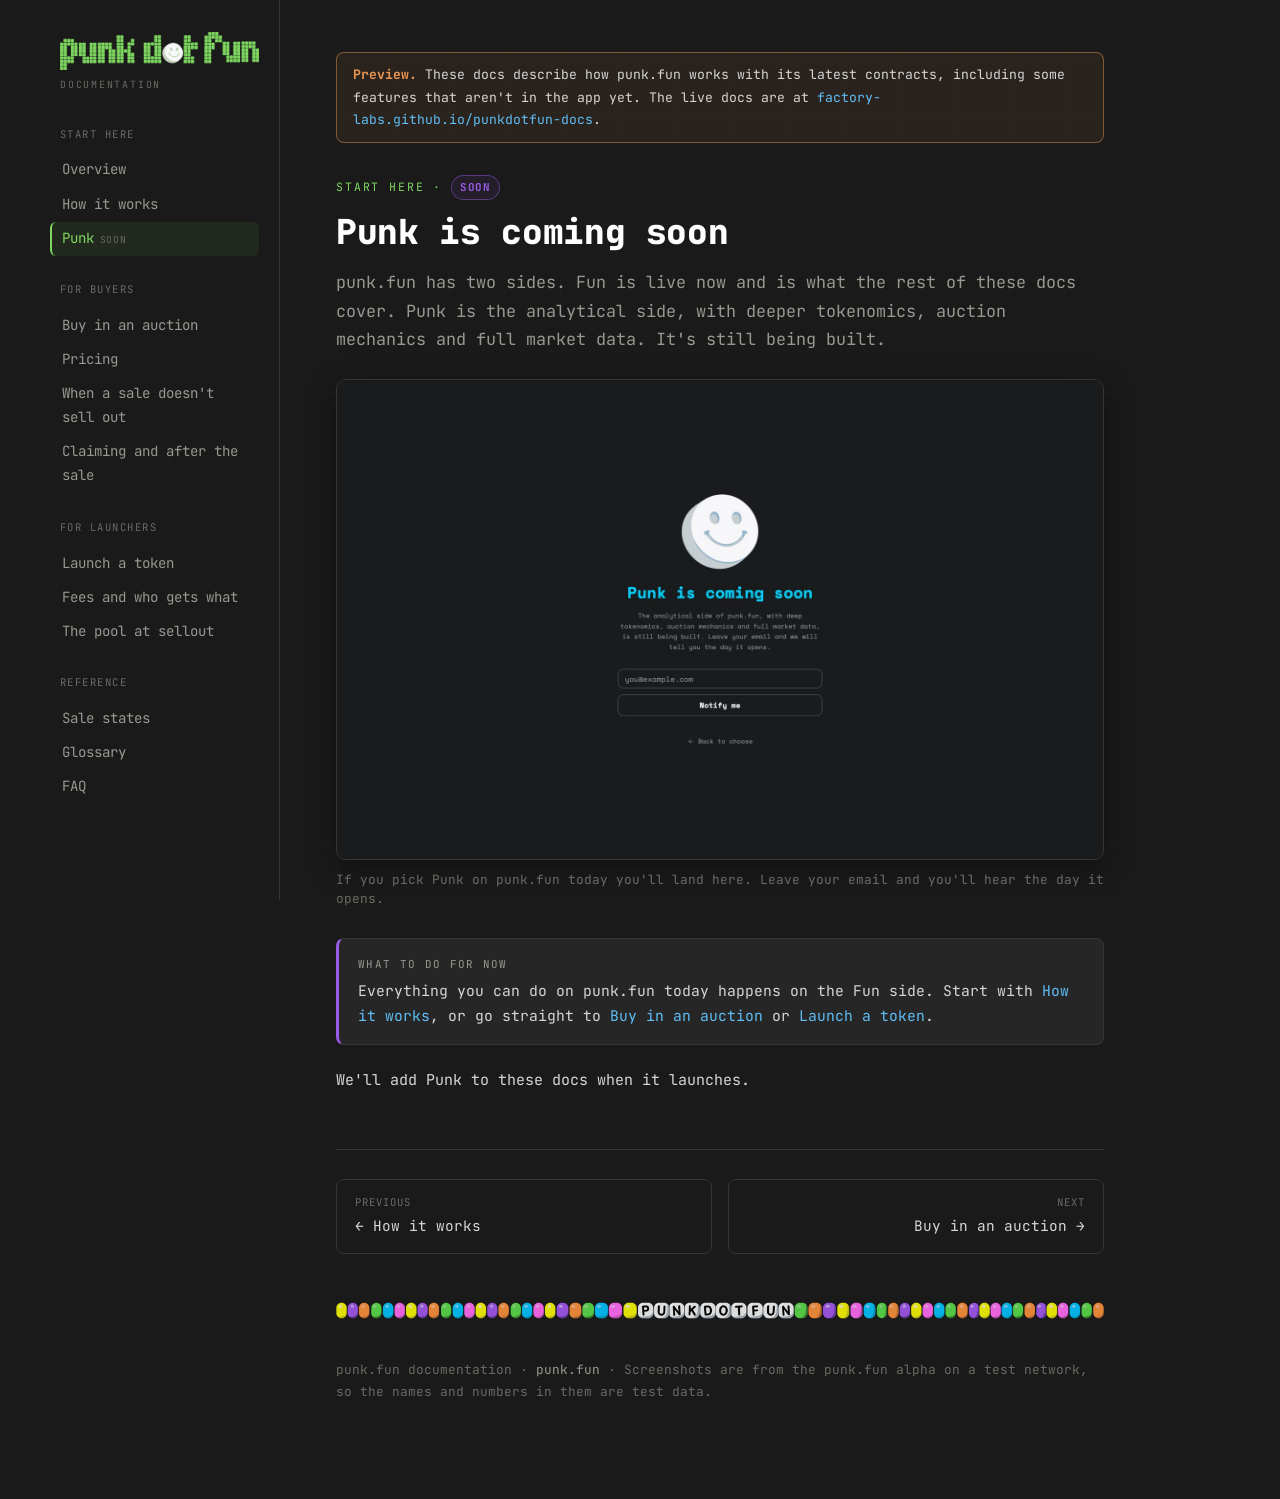
<file: punk.html>
<!DOCTYPE html>
<html lang="en">
<head>
<meta charset="UTF-8">
<meta name="robots" content="noindex, nofollow">
<meta name="viewport" content="width=device-width, initial-scale=1.0">
<title>Punk | punk.fun docs</title>
<meta name="description" content="Punk is the analytical side of punk.fun, and it's coming soon.">
<link rel="icon" href="favicon.ico" sizes="any">
<link rel="icon" type="image/png" sizes="32x32" href="img/brand/favicon-32.png">
<link rel="apple-touch-icon" href="img/brand/apple-touch-icon.png">
<meta property="og:type" content="website">
<meta property="og:site_name" content="punk.fun docs">
<meta property="og:title" content="Punk | punk.fun docs">
<meta property="og:description" content="Punk is the analytical side of punk.fun, and it's coming soon.">
<meta property="og:url" content="https://factory-labs.github.io/punkdotfun-docs-preview/punk.html">
<meta property="og:image" content="https://factory-labs.github.io/punkdotfun-docs-preview/img/brand/og-image.png">
<meta property="og:image:width" content="1200">
<meta property="og:image:height" content="630">
<meta name="twitter:card" content="summary_large_image">
<meta name="theme-color" content="#1a1a1a">
<link rel="stylesheet" href="styles.css">
</head>
<body>
<div class="wrap">

<aside class="sidebar">
    <a href="index.html" style="text-decoration:none">
        <img class="brand-logo" src="img/brand/logo.png" alt="punk.fun" width="200" height="38">
    </a>
    <div class="brand-sub">Documentation</div>
    <button class="menu-btn" onclick="toggleMenu()">Menu</button>
    <div class="nav-body">
        <div class="nav-group">
            <div class="nav-group-title">Start here</div>
            <a class="nav-link" href="index.html">Overview</a>
            <a class="nav-link" href="how-it-works.html">How it works</a>
            <a class="nav-link" href="punk.html">Punk<span class="soon-tag">Soon</span></a>
        </div>
        <div class="nav-group">
            <div class="nav-group-title">For buyers</div>
            <a class="nav-link" href="buy-in-an-auction.html">Buy in an auction</a>
            <a class="nav-link" href="pricing.html">Pricing</a>
            <a class="nav-link" href="refunds.html">When a sale doesn't sell out</a>
            <a class="nav-link" href="after-the-sale.html">Claiming and after the sale</a>
        </div>
        <div class="nav-group">
            <div class="nav-group-title">For launchers</div>
            <a class="nav-link" href="launch-a-token.html">Launch a token</a>
            <a class="nav-link" href="fees.html">Fees and who gets what</a>
            <a class="nav-link" href="the-pool.html">The pool at sellout</a>
        </div>
        <div class="nav-group">
            <div class="nav-group-title">Reference</div>
            <a class="nav-link" href="sale-states.html">Sale states</a>
            <a class="nav-link" href="glossary.html">Glossary</a>
            <a class="nav-link" href="faq.html">FAQ</a>
        </div>
    </div>
</aside>

<main class="content">
<div class="preview-banner"><strong>Preview.</strong> These docs describe how punk.fun works with its latest contracts, including some features that aren't in the app yet. The live docs are at <a href="https://factory-labs.github.io/punkdotfun-docs/">factory-labs.github.io/punkdotfun-docs</a>.</div>

<div class="eyebrow">Start here &middot; <span class="pill soon">Soon</span></div>
    <h1>Punk is coming soon</h1>
    <p class="lead">punk.fun has two sides. Fun is live now and is what the rest of these docs cover. Punk is the analytical side, with deeper tokenomics, auction mechanics and full market data. It's still being built.</p>

    <figure class="shot wide">
        <img src="img/punk-coming-soon.webp" alt="The Punk coming soon page on punk.fun with an email sign-up" loading="lazy">
        <figcaption>If you pick Punk on punk.fun today you'll land here. Leave your email and you'll hear the day it opens.</figcaption>
    </figure>

    <div class="callout soon">
        <span class="callout-label">What to do for now</span>
        <p>Everything you can do on punk.fun today happens on the Fun side. Start with <a href="how-it-works.html">How it works</a>, or go straight to <a href="buy-in-an-auction.html">Buy in an auction</a> or <a href="launch-a-token.html">Launch a token</a>.</p>
    </div>

    <p>We'll add Punk to these docs when it launches.</p>

    <div class="page-nav">
        <a href="how-it-works.html">
            <span class="dir">Previous</span>
            <span class="ttl">&larr; How it works</span>
        </a>
        <a class="next" href="buy-in-an-auction.html">
            <span class="dir">Next</span>
            <span class="ttl">Buy in an auction &rarr;</span>
        </a>
    </div>

    <img class="beads-strip" src="img/brand/beads-strip.png" alt="" aria-hidden="true">

    <footer>
        punk.fun documentation &middot; <a href="https://punk.fun">punk.fun</a> &middot; Screenshots are from the punk.fun alpha on a test network, so the names and numbers in them are test data.
    </footer>
</main>

</div>
<script src="app.js"></script>
</body>
</html>
</file>
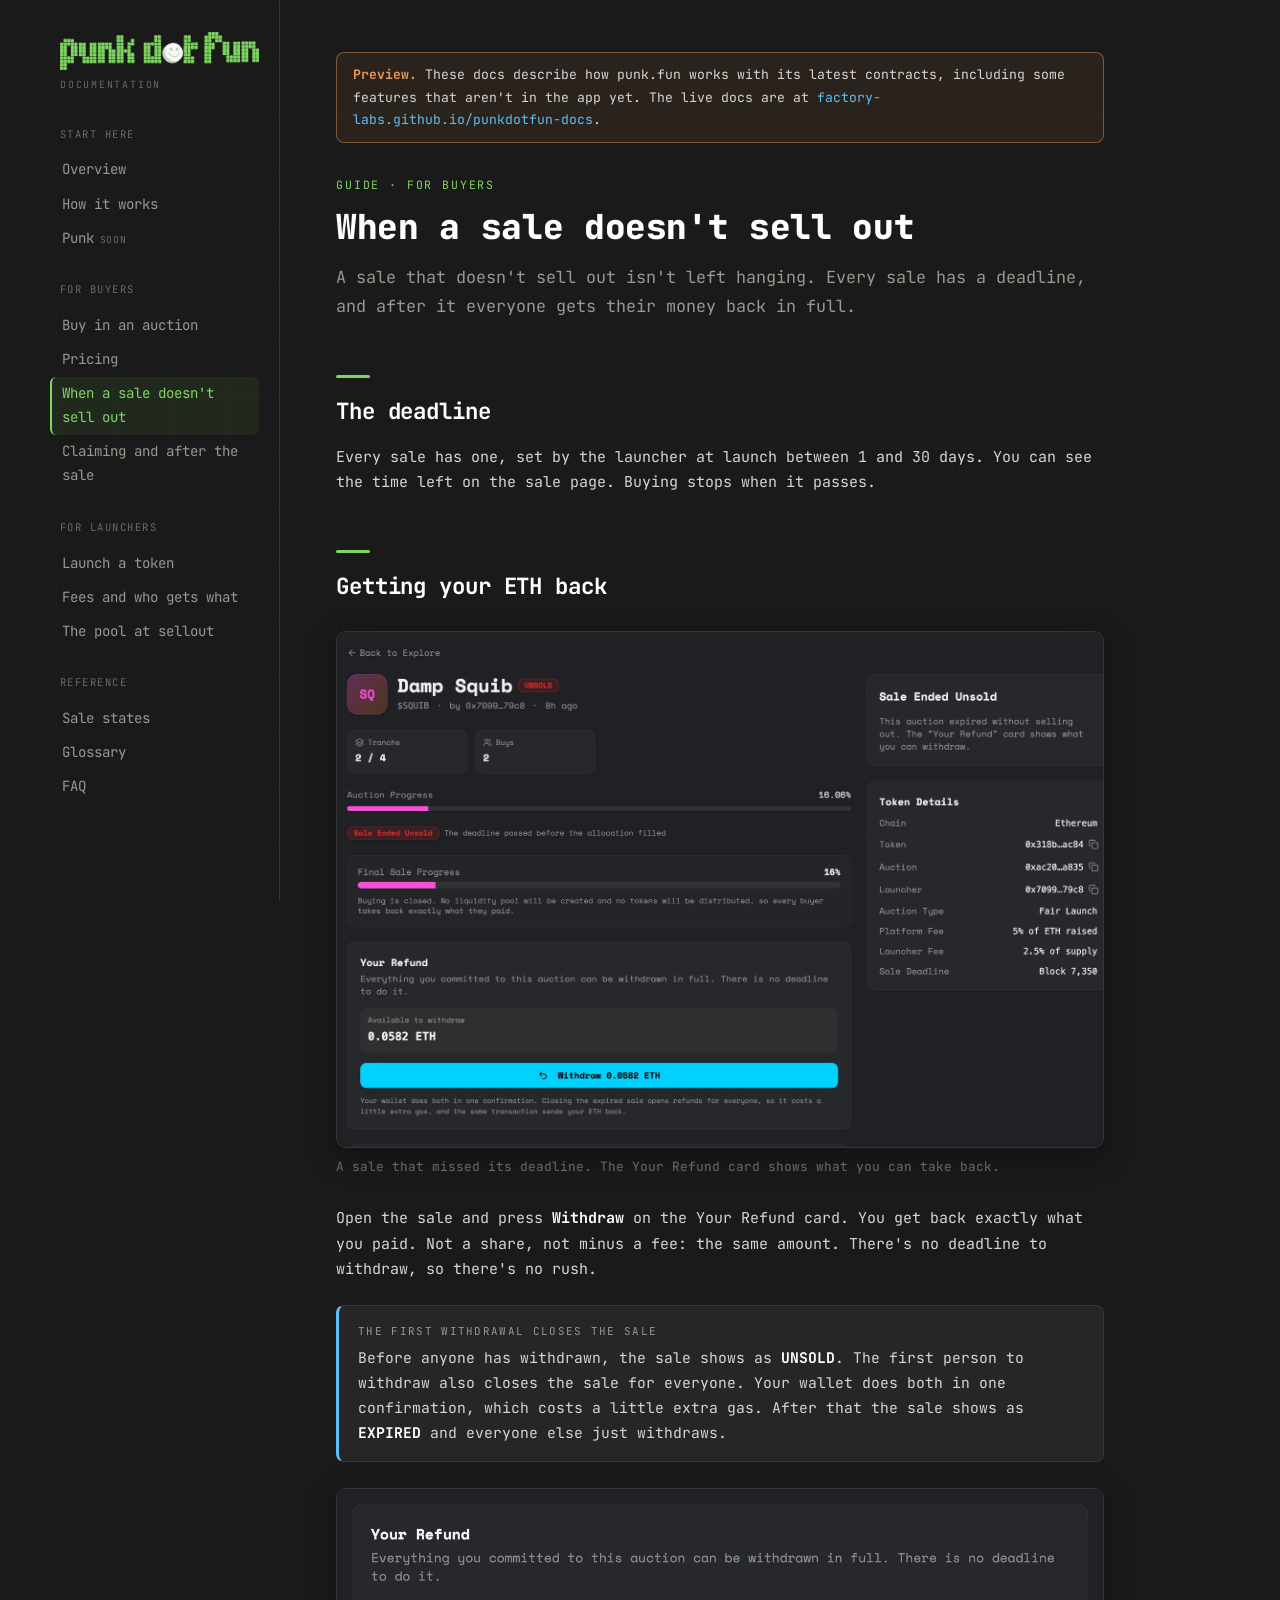
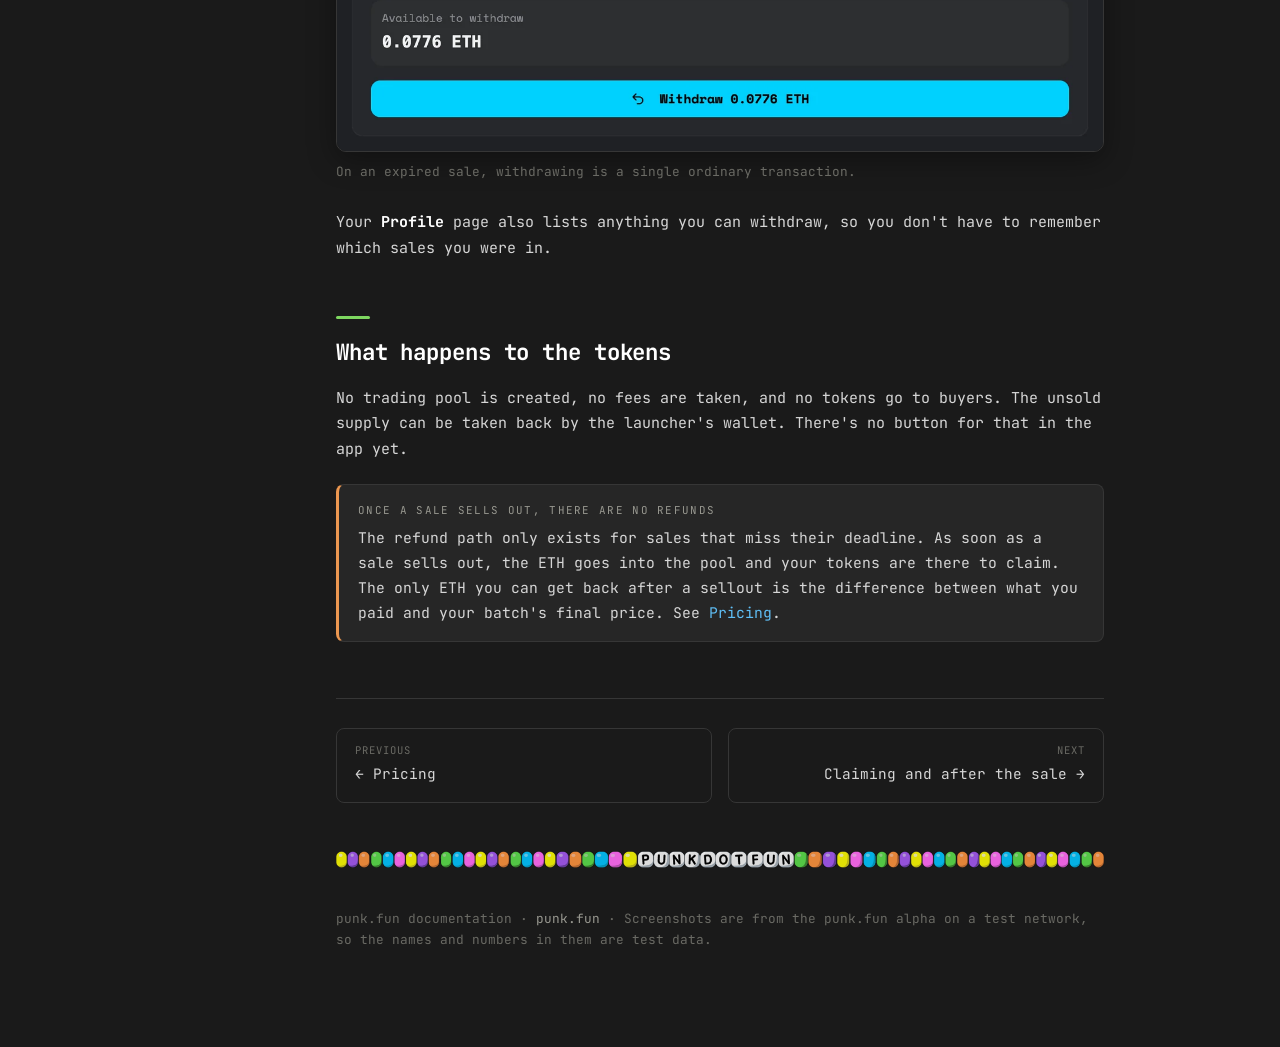
<file: refunds.html>
<!DOCTYPE html>
<html lang="en">
<head>
<meta charset="UTF-8">
<meta name="robots" content="noindex, nofollow">
<meta name="viewport" content="width=device-width, initial-scale=1.0">
<title>When a sale doesn't sell out | punk.fun docs</title>
<meta name="description" content="What happens when a punk.fun sale reaches its deadline without selling out: buying stops and every buyer withdraws exactly what they paid.">
<link rel="icon" href="favicon.ico" sizes="any">
<link rel="icon" type="image/png" sizes="32x32" href="img/brand/favicon-32.png">
<link rel="apple-touch-icon" href="img/brand/apple-touch-icon.png">
<meta property="og:type" content="website">
<meta property="og:site_name" content="punk.fun docs">
<meta property="og:title" content="When a sale doesn't sell out | punk.fun docs">
<meta property="og:description" content="What happens when a punk.fun sale reaches its deadline without selling out: buying stops and every buyer withdraws exactly what they paid.">
<meta property="og:url" content="https://factory-labs.github.io/punkdotfun-docs-preview/refunds.html">
<meta property="og:image" content="https://factory-labs.github.io/punkdotfun-docs-preview/img/brand/og-image.png">
<meta property="og:image:width" content="1200">
<meta property="og:image:height" content="630">
<meta name="twitter:card" content="summary_large_image">
<meta name="theme-color" content="#1a1a1a">
<link rel="stylesheet" href="styles.css">
</head>
<body>
<div class="wrap">

<aside class="sidebar">
    <a href="index.html" style="text-decoration:none">
        <img class="brand-logo" src="img/brand/logo.png" alt="punk.fun" width="200" height="38">
    </a>
    <div class="brand-sub">Documentation</div>
    <button class="menu-btn" onclick="toggleMenu()">Menu</button>
    <div class="nav-body">
        <div class="nav-group">
            <div class="nav-group-title">Start here</div>
            <a class="nav-link" href="index.html">Overview</a>
            <a class="nav-link" href="how-it-works.html">How it works</a>
            <a class="nav-link" href="punk.html">Punk<span class="soon-tag">Soon</span></a>
        </div>
        <div class="nav-group">
            <div class="nav-group-title">For buyers</div>
            <a class="nav-link" href="buy-in-an-auction.html">Buy in an auction</a>
            <a class="nav-link" href="pricing.html">Pricing</a>
            <a class="nav-link" href="refunds.html">When a sale doesn't sell out</a>
            <a class="nav-link" href="after-the-sale.html">Claiming and after the sale</a>
        </div>
        <div class="nav-group">
            <div class="nav-group-title">For launchers</div>
            <a class="nav-link" href="launch-a-token.html">Launch a token</a>
            <a class="nav-link" href="fees.html">Fees and who gets what</a>
            <a class="nav-link" href="the-pool.html">The pool at sellout</a>
        </div>
        <div class="nav-group">
            <div class="nav-group-title">Reference</div>
            <a class="nav-link" href="sale-states.html">Sale states</a>
            <a class="nav-link" href="glossary.html">Glossary</a>
            <a class="nav-link" href="faq.html">FAQ</a>
        </div>
    </div>
</aside>

<main class="content">
<div class="preview-banner"><strong>Preview.</strong> These docs describe how punk.fun works with its latest contracts, including some features that aren't in the app yet. The live docs are at <a href="https://factory-labs.github.io/punkdotfun-docs/">factory-labs.github.io/punkdotfun-docs</a>.</div>

<div class="eyebrow">Guide &middot; For buyers</div>
    <h1>When a sale doesn't sell out</h1>
    <p class="lead">A sale that doesn't sell out isn't left hanging. Every sale has a deadline, and after it everyone gets their money back in full.</p>

    <h2>The deadline</h2>
    <p>Every sale has one, set by the launcher at launch between 1 and 30 days. You can see the time left on the sale page. Buying stops when it passes.</p>

    <h2>Getting your ETH back</h2>
    <figure class="shot wide">
        <img src="img/sale-unsold.webp" alt="A sale page marked UNSOLD with a Your Refund card showing 0.0582 ETH available to withdraw" loading="lazy">
        <figcaption>A sale that missed its deadline. The Your Refund card shows what you can take back.</figcaption>
    </figure>
    <p>Open the sale and press <strong>Withdraw</strong> on the Your Refund card. You get back exactly what you paid. Not a share, not minus a fee: the same amount. There's no deadline to withdraw, so there's no rush.</p>

    <div class="callout">
        <span class="callout-label">The first withdrawal closes the sale</span>
        <p>Before anyone has withdrawn, the sale shows as <strong>UNSOLD</strong>. The first person to withdraw also closes the sale for everyone. Your wallet does both in one confirmation, which costs a little extra gas. After that the sale shows as <strong>EXPIRED</strong> and everyone else just withdraws.</p>
    </div>

    <figure class="shot">
        <img src="img/refund-expired.webp" alt="The Your Refund card on an expired sale with a Withdraw 0.0776 ETH button" loading="lazy">
        <figcaption>On an expired sale, withdrawing is a single ordinary transaction.</figcaption>
    </figure>

    <p>Your <strong>Profile</strong> page also lists anything you can withdraw, so you don't have to remember which sales you were in.</p>

    <h2>What happens to the tokens</h2>
    <p>No trading pool is created, no fees are taken, and no tokens go to buyers. The unsold supply can be taken back by the launcher's wallet. There's no button for that in the app yet.</p>

    <div class="callout warn">
        <span class="callout-label">Once a sale sells out, there are no refunds</span>
        <p>The refund path only exists for sales that miss their deadline. As soon as a sale sells out, the ETH goes into the pool and your tokens are there to claim. The only ETH you can get back after a sellout is the difference between what you paid and your batch's final price. See <a href="pricing.html#one-price">Pricing</a>.</p>
    </div>

    <div class="page-nav">
        <a href="pricing.html">
            <span class="dir">Previous</span>
            <span class="ttl">&larr; Pricing</span>
        </a>
        <a class="next" href="after-the-sale.html">
            <span class="dir">Next</span>
            <span class="ttl">Claiming and after the sale &rarr;</span>
        </a>
    </div>

    <img class="beads-strip" src="img/brand/beads-strip.png" alt="" aria-hidden="true">

    <footer>
        punk.fun documentation &middot; <a href="https://punk.fun">punk.fun</a> &middot; Screenshots are from the punk.fun alpha on a test network, so the names and numbers in them are test data.
    </footer>
</main>

</div>
<script src="app.js"></script>
</body>
</html>
</file>
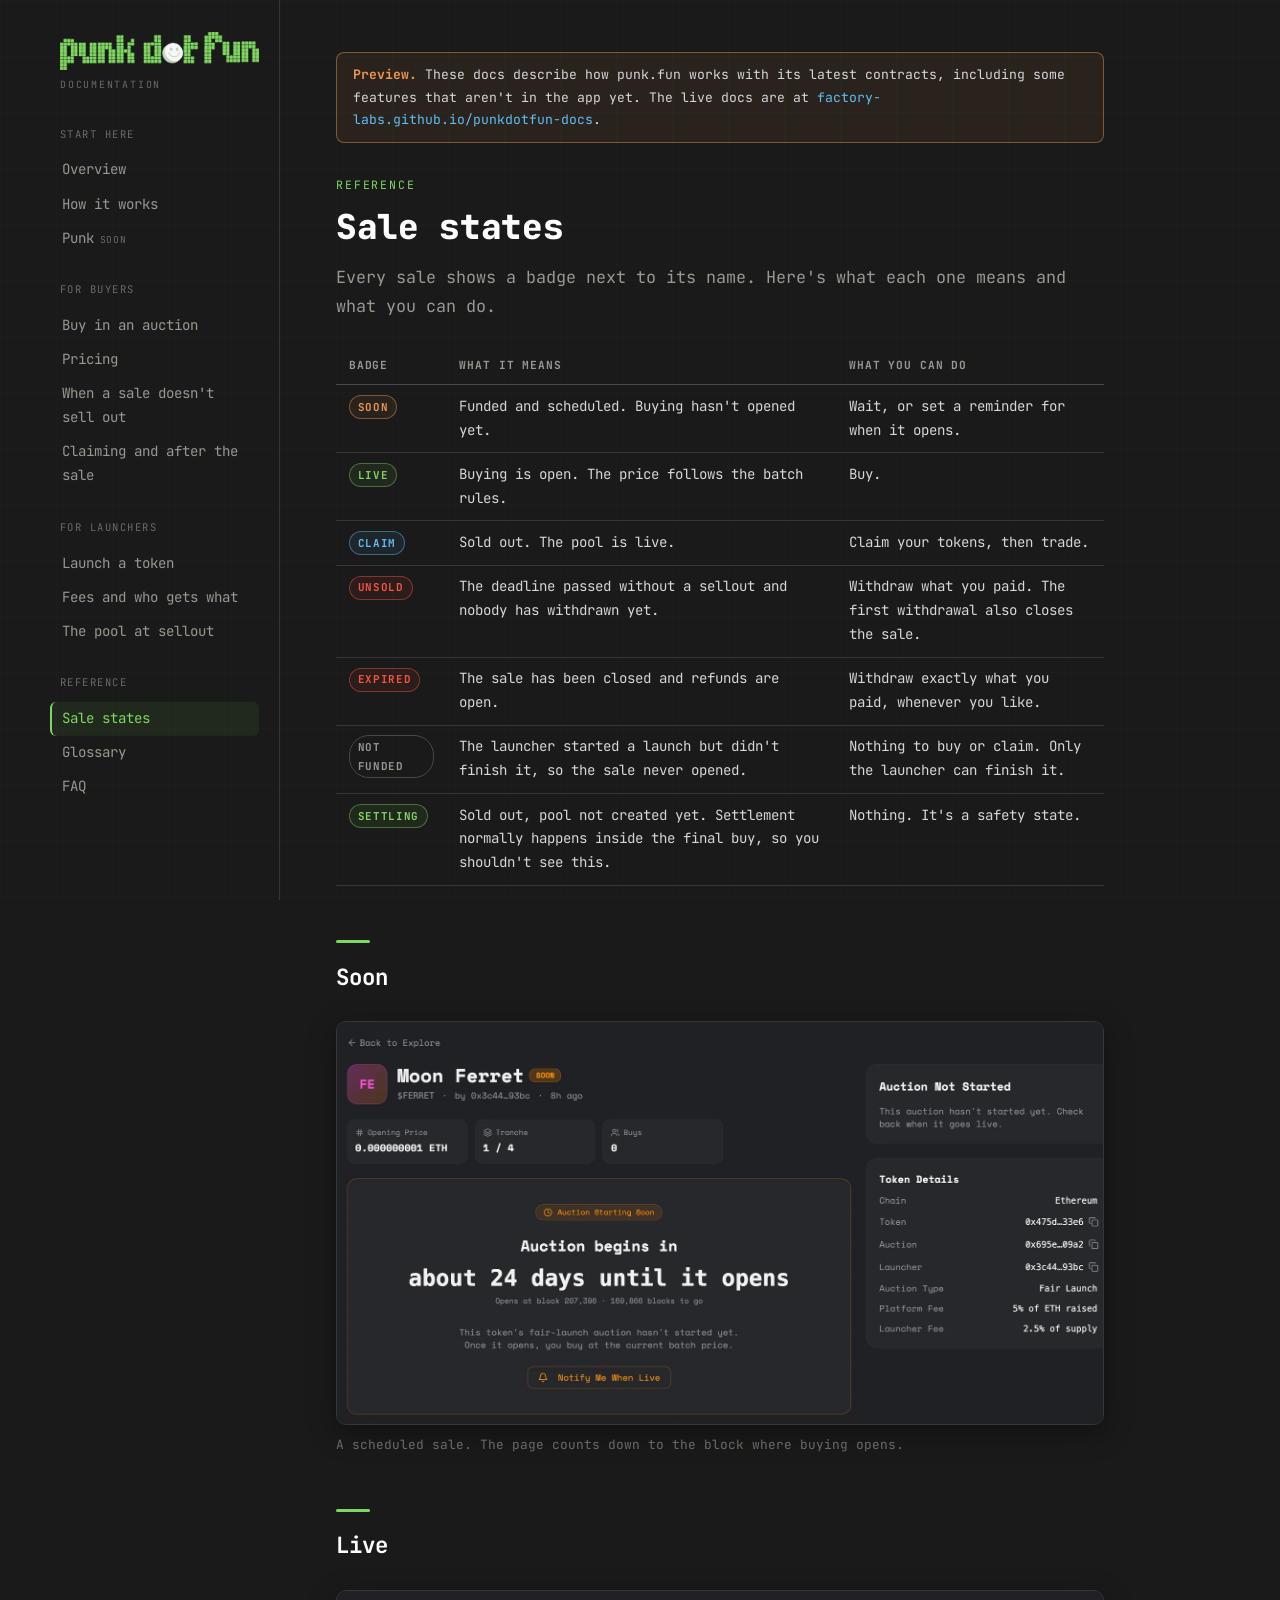
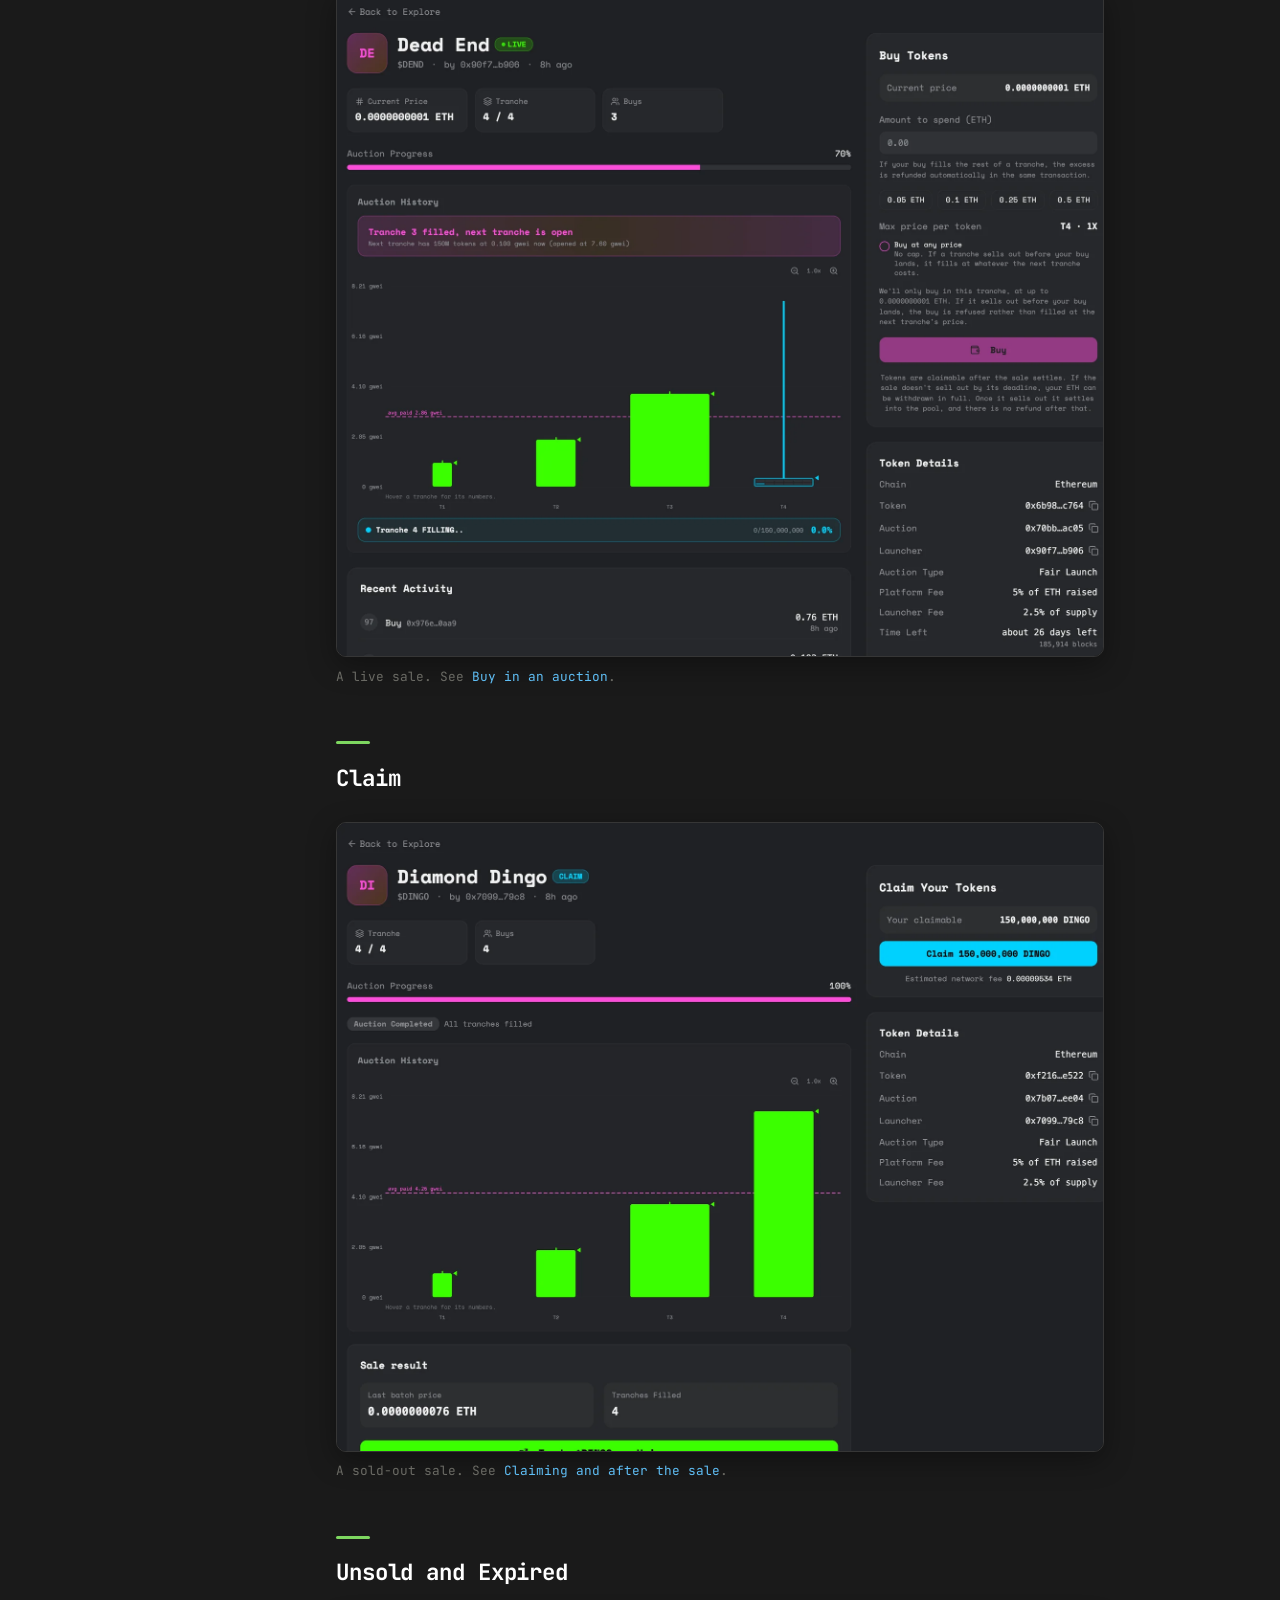
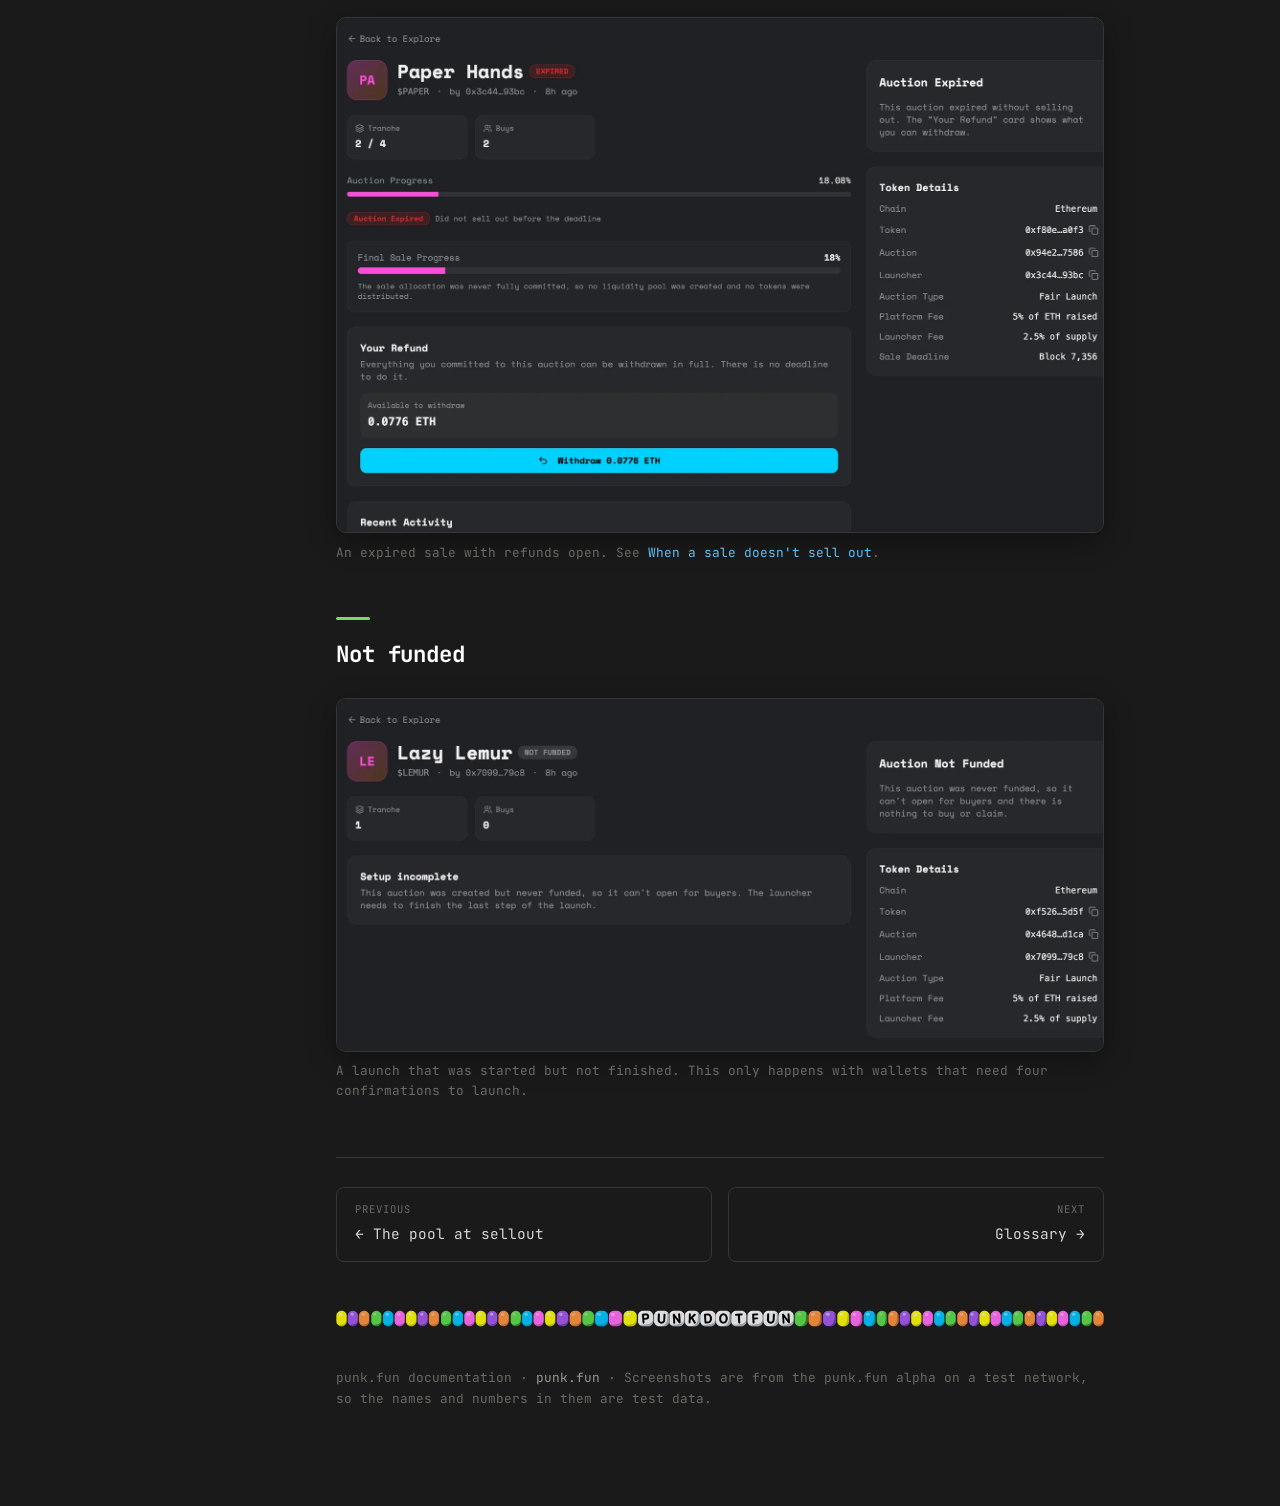
<file: sale-states.html>
<!DOCTYPE html>
<html lang="en">
<head>
<meta charset="UTF-8">
<meta name="robots" content="noindex, nofollow">
<meta name="viewport" content="width=device-width, initial-scale=1.0">
<title>Sale states | punk.fun docs</title>
<meta name="description" content="Every badge a punk.fun sale can show, what it means, and what you can do.">
<link rel="icon" href="favicon.ico" sizes="any">
<link rel="icon" type="image/png" sizes="32x32" href="img/brand/favicon-32.png">
<link rel="apple-touch-icon" href="img/brand/apple-touch-icon.png">
<meta property="og:type" content="website">
<meta property="og:site_name" content="punk.fun docs">
<meta property="og:title" content="Sale states | punk.fun docs">
<meta property="og:description" content="Every badge a punk.fun sale can show, what it means, and what you can do.">
<meta property="og:url" content="https://factory-labs.github.io/punkdotfun-docs-preview/sale-states.html">
<meta property="og:image" content="https://factory-labs.github.io/punkdotfun-docs-preview/img/brand/og-image.png">
<meta property="og:image:width" content="1200">
<meta property="og:image:height" content="630">
<meta name="twitter:card" content="summary_large_image">
<meta name="theme-color" content="#1a1a1a">
<link rel="stylesheet" href="styles.css">
</head>
<body>
<div class="wrap">

<aside class="sidebar">
    <a href="index.html" style="text-decoration:none">
        <img class="brand-logo" src="img/brand/logo.png" alt="punk.fun" width="200" height="38">
    </a>
    <div class="brand-sub">Documentation</div>
    <button class="menu-btn" onclick="toggleMenu()">Menu</button>
    <div class="nav-body">
        <div class="nav-group">
            <div class="nav-group-title">Start here</div>
            <a class="nav-link" href="index.html">Overview</a>
            <a class="nav-link" href="how-it-works.html">How it works</a>
            <a class="nav-link" href="punk.html">Punk<span class="soon-tag">Soon</span></a>
        </div>
        <div class="nav-group">
            <div class="nav-group-title">For buyers</div>
            <a class="nav-link" href="buy-in-an-auction.html">Buy in an auction</a>
            <a class="nav-link" href="pricing.html">Pricing</a>
            <a class="nav-link" href="refunds.html">When a sale doesn't sell out</a>
            <a class="nav-link" href="after-the-sale.html">Claiming and after the sale</a>
        </div>
        <div class="nav-group">
            <div class="nav-group-title">For launchers</div>
            <a class="nav-link" href="launch-a-token.html">Launch a token</a>
            <a class="nav-link" href="fees.html">Fees and who gets what</a>
            <a class="nav-link" href="the-pool.html">The pool at sellout</a>
        </div>
        <div class="nav-group">
            <div class="nav-group-title">Reference</div>
            <a class="nav-link" href="sale-states.html">Sale states</a>
            <a class="nav-link" href="glossary.html">Glossary</a>
            <a class="nav-link" href="faq.html">FAQ</a>
        </div>
    </div>
</aside>

<main class="content">
<div class="preview-banner"><strong>Preview.</strong> These docs describe how punk.fun works with its latest contracts, including some features that aren't in the app yet. The live docs are at <a href="https://factory-labs.github.io/punkdotfun-docs/">factory-labs.github.io/punkdotfun-docs</a>.</div>

<div class="eyebrow">Reference</div>
    <h1>Sale states</h1>
    <p class="lead">Every sale shows a badge next to its name. Here's what each one means and what you can do.</p>

    <div class="table-wrap">
    <table>
        <thead><tr><th>Badge</th><th>What it means</th><th>What you can do</th></tr></thead>
        <tbody>
            <tr><td><span class="pill st-soon">Soon</span></td><td>Funded and scheduled. Buying hasn't opened yet.</td><td>Wait, or set a reminder for when it opens.</td></tr>
            <tr><td><span class="pill st-live">Live</span></td><td>Buying is open. The price follows the batch rules.</td><td>Buy.</td></tr>
            <tr><td><span class="pill st-claim">Claim</span></td><td>Sold out. The pool is live.</td><td>Claim your tokens, then trade.</td></tr>
            <tr><td><span class="pill st-bad">Unsold</span></td><td>The deadline passed without a sellout and nobody has withdrawn yet.</td><td>Withdraw what you paid. The first withdrawal also closes the sale.</td></tr>
            <tr><td><span class="pill st-bad">Expired</span></td><td>The sale has been closed and refunds are open.</td><td>Withdraw exactly what you paid, whenever you like.</td></tr>
            <tr><td><span class="pill st-grey">Not funded</span></td><td>The launcher started a launch but didn't finish it, so the sale never opened.</td><td>Nothing to buy or claim. Only the launcher can finish it.</td></tr>
            <tr><td><span class="pill st-live">Settling</span></td><td>Sold out, pool not created yet. Settlement normally happens inside the final buy, so you shouldn't see this.</td><td>Nothing. It's a safety state.</td></tr>
        </tbody>
    </table>
    </div>

    <h2>Soon</h2>
    <figure class="shot wide">
        <img src="img/sale-upcoming.webp" alt="A sale marked SOON with a countdown to when the auction opens and a Notify Me When Live button" loading="lazy">
        <figcaption>A scheduled sale. The page counts down to the block where buying opens.</figcaption>
    </figure>

    <h2>Live</h2>
    <figure class="shot wide">
        <img src="img/sale-live-overview.webp" alt="A live sale with the price, progress, chart and Buy Tokens panel" loading="lazy">
        <figcaption>A live sale. See <a href='buy-in-an-auction.html'>Buy in an auction</a>.</figcaption>
    </figure>

    <h2>Claim</h2>
    <figure class="shot wide">
        <img src="img/sale-soldout.webp" alt="A sold-out sale with the Claim Your Tokens panel" loading="lazy">
        <figcaption>A sold-out sale. See <a href='after-the-sale.html'>Claiming and after the sale</a>.</figcaption>
    </figure>

    <h2>Unsold and Expired</h2>
    <figure class="shot wide">
        <img src="img/sale-expired.webp" alt="A sale marked EXPIRED with a Your Refund card and a Withdraw button" loading="lazy">
        <figcaption>An expired sale with refunds open. See <a href='refunds.html'>When a sale doesn't sell out</a>.</figcaption>
    </figure>

    <h2>Not funded</h2>
    <figure class="shot wide">
        <img src="img/sale-notfunded.webp" alt="A sale marked NOT FUNDED saying setup is incomplete" loading="lazy">
        <figcaption>A launch that was started but not finished. This only happens with wallets that need four confirmations to launch.</figcaption>
    </figure>

    <div class="page-nav">
        <a href="the-pool.html">
            <span class="dir">Previous</span>
            <span class="ttl">&larr; The pool at sellout</span>
        </a>
        <a class="next" href="glossary.html">
            <span class="dir">Next</span>
            <span class="ttl">Glossary &rarr;</span>
        </a>
    </div>

    <img class="beads-strip" src="img/brand/beads-strip.png" alt="" aria-hidden="true">

    <footer>
        punk.fun documentation &middot; <a href="https://punk.fun">punk.fun</a> &middot; Screenshots are from the punk.fun alpha on a test network, so the names and numbers in them are test data.
    </footer>
</main>

</div>
<script src="app.js"></script>
</body>
</html>
</file>
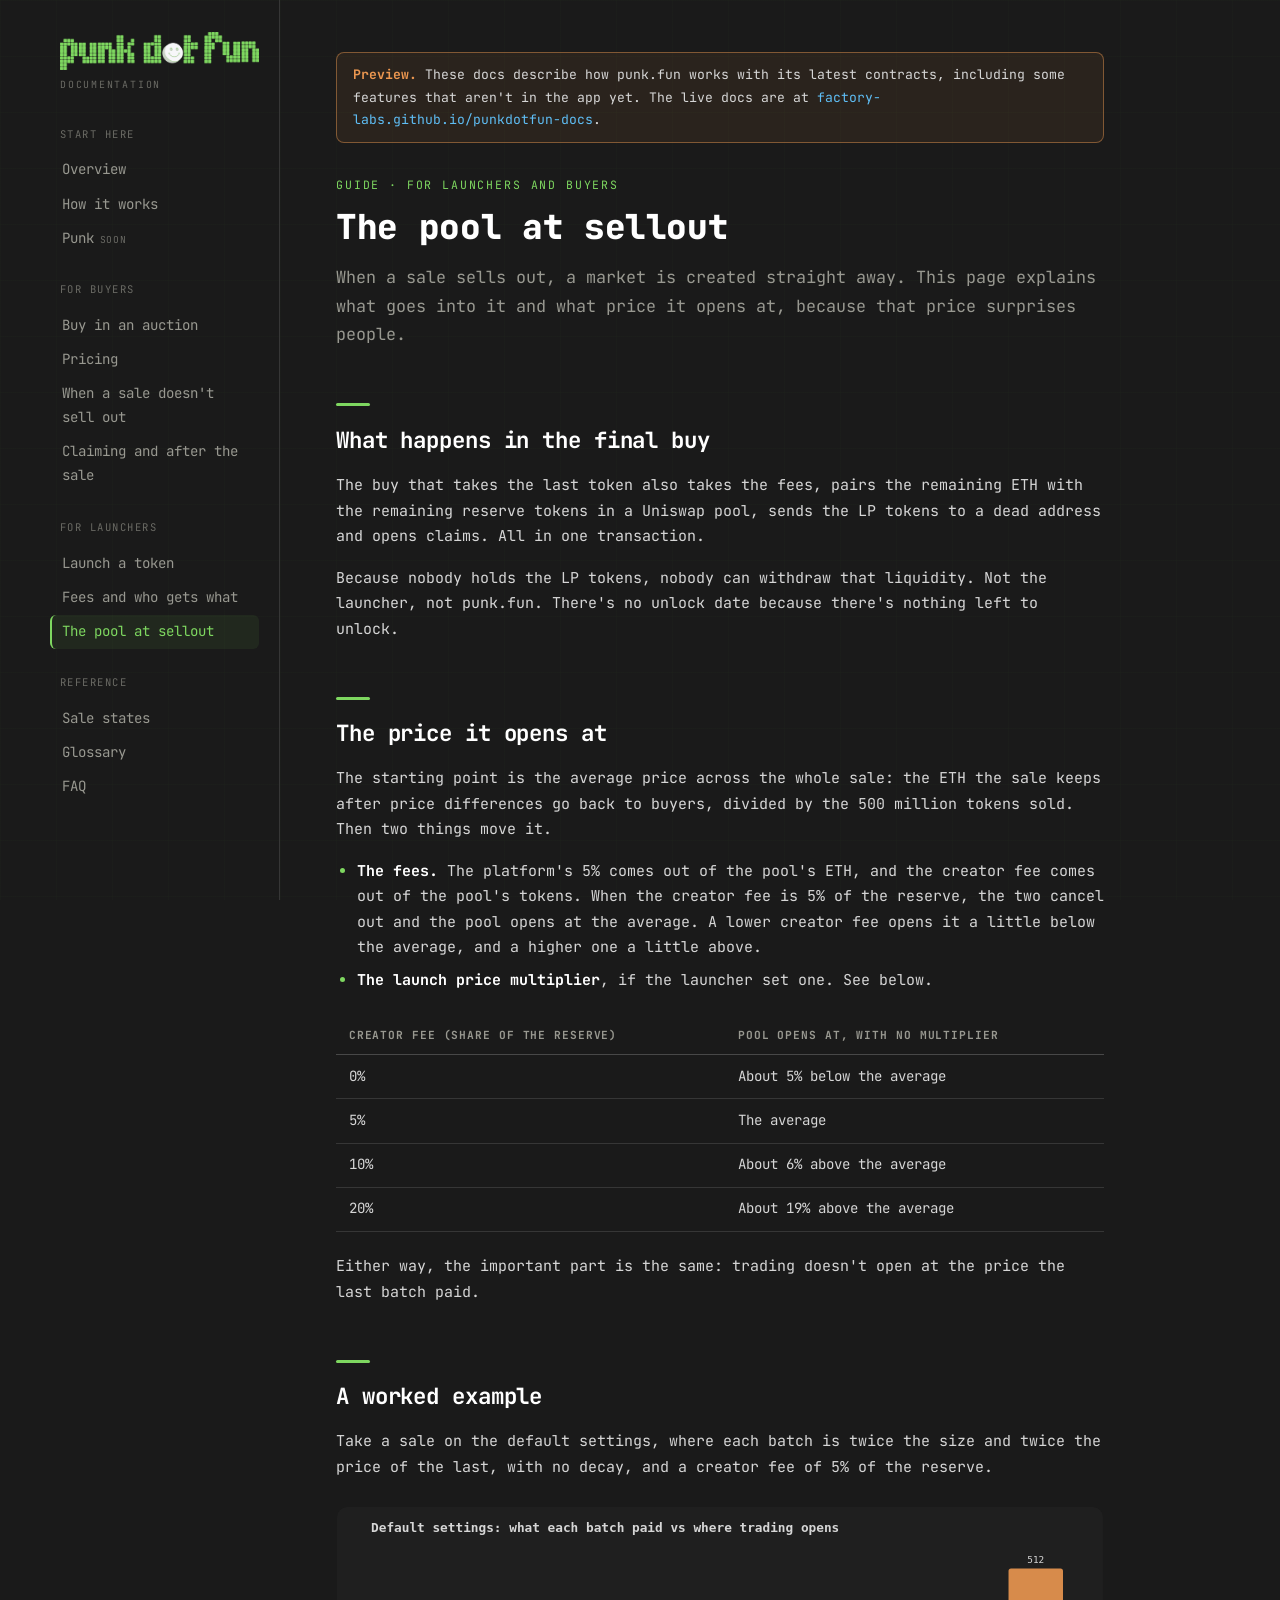
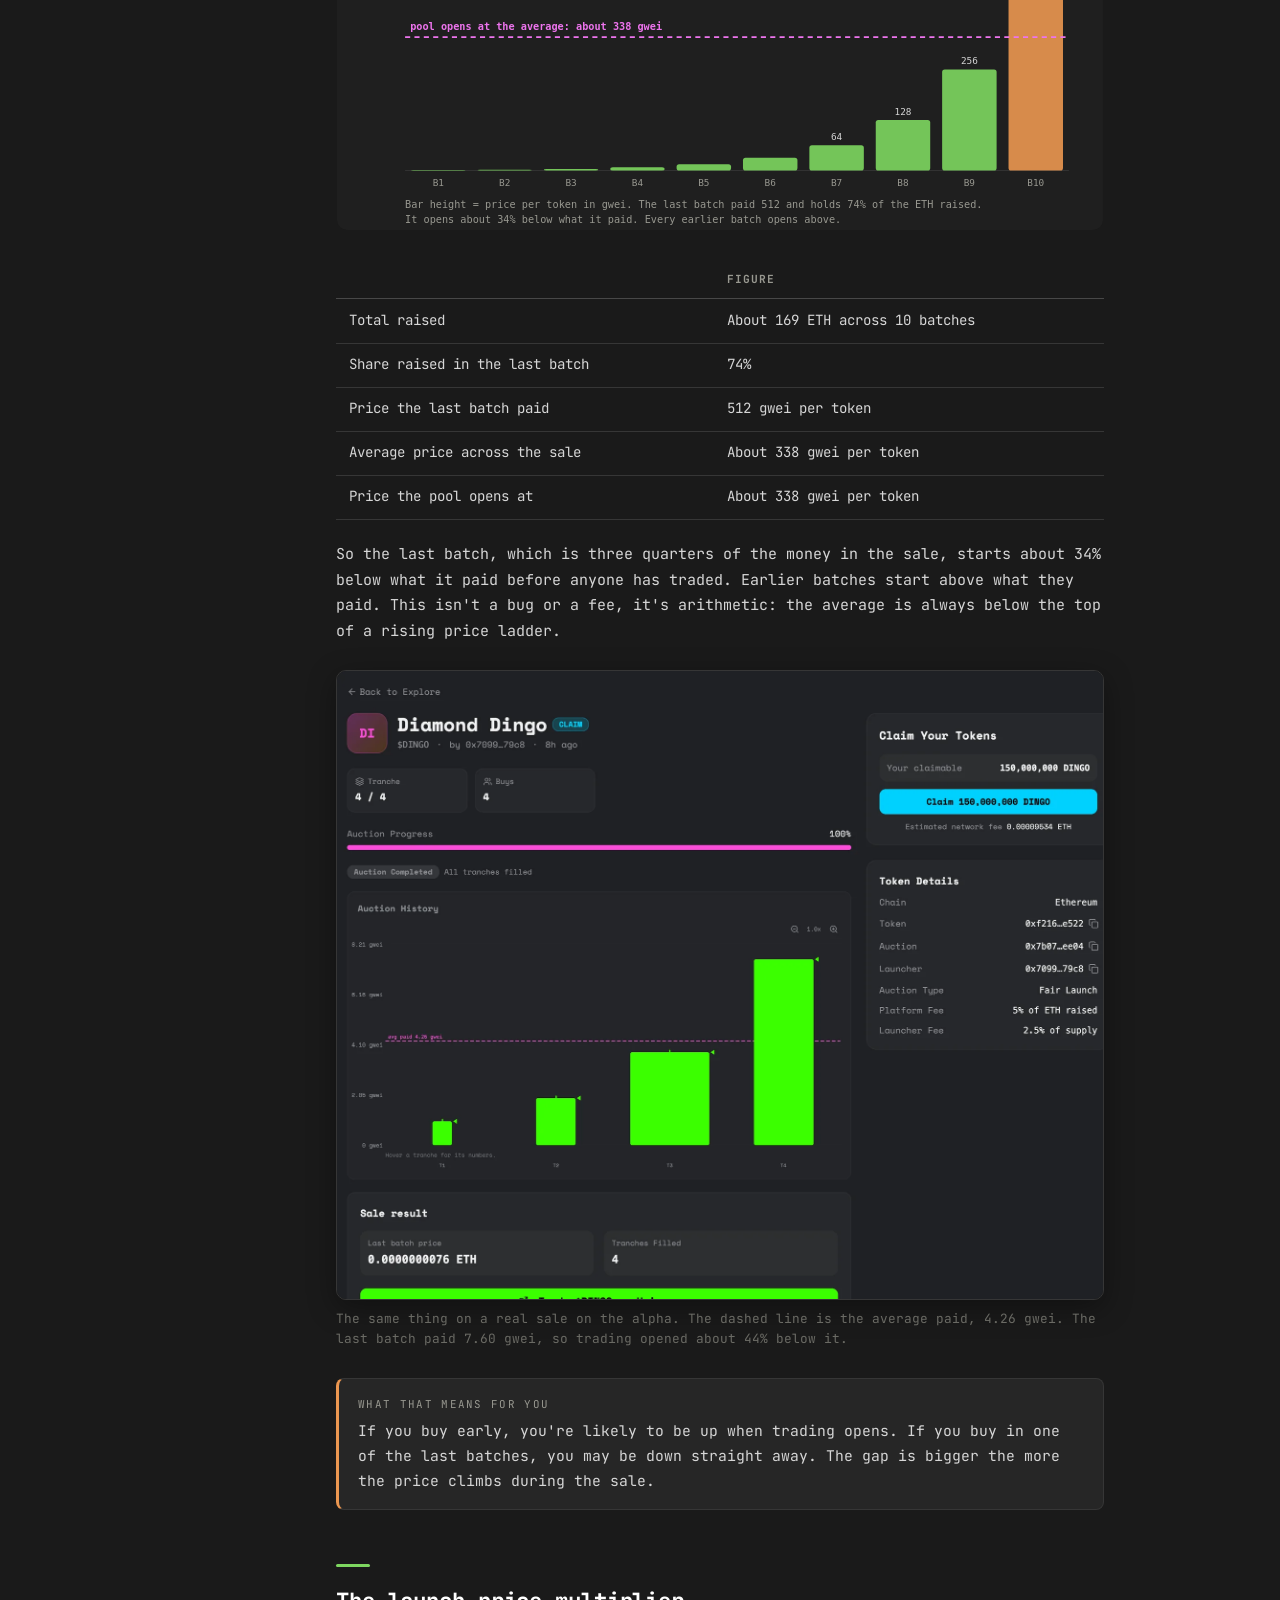
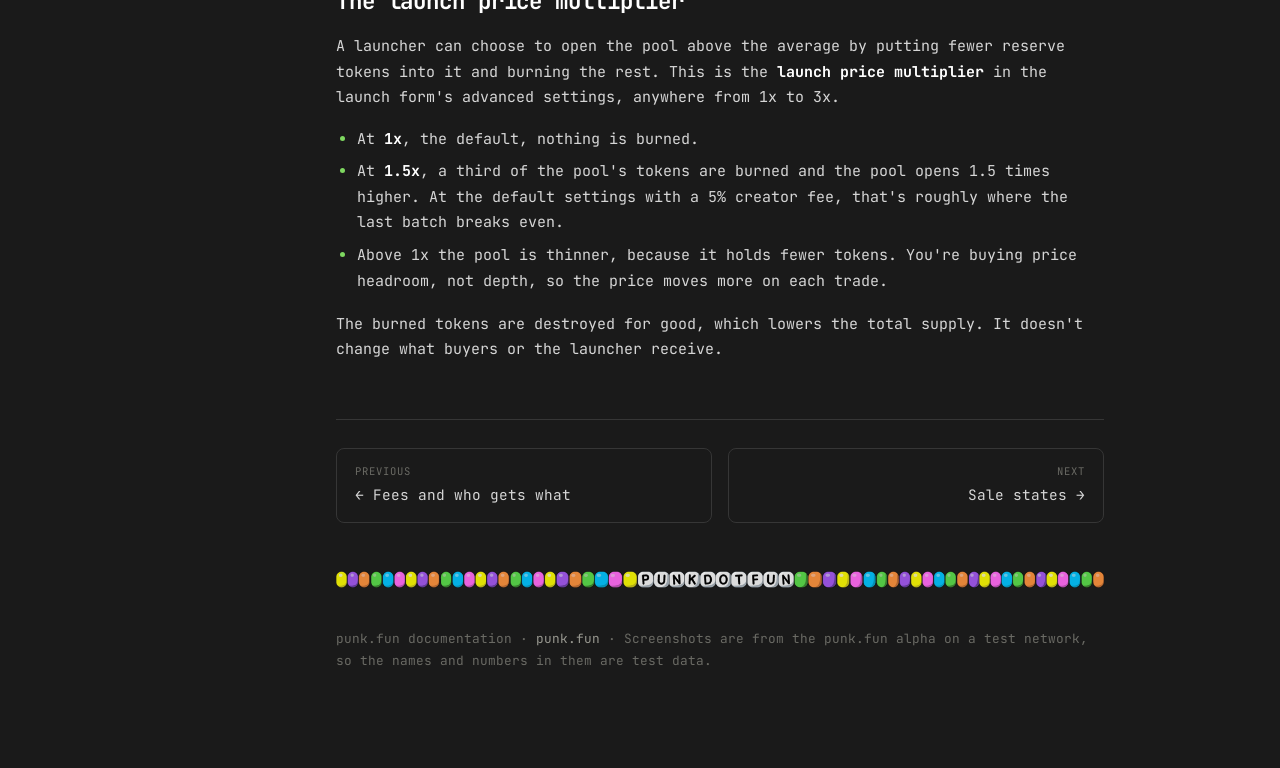
<file: the-pool.html>
<!DOCTYPE html>
<html lang="en">
<head>
<meta charset="UTF-8">
<meta name="robots" content="noindex, nofollow">
<meta name="viewport" content="width=device-width, initial-scale=1.0">
<title>The pool at sellout | punk.fun docs</title>
<meta name="description" content="What goes into the Uniswap pool when a punk.fun sale sells out, why trading opens at the average price paid, and the launch price multiplier.">
<link rel="icon" href="favicon.ico" sizes="any">
<link rel="icon" type="image/png" sizes="32x32" href="img/brand/favicon-32.png">
<link rel="apple-touch-icon" href="img/brand/apple-touch-icon.png">
<meta property="og:type" content="website">
<meta property="og:site_name" content="punk.fun docs">
<meta property="og:title" content="The pool at sellout | punk.fun docs">
<meta property="og:description" content="What goes into the Uniswap pool when a punk.fun sale sells out, why trading opens at the average price paid, and the launch price multiplier.">
<meta property="og:url" content="https://factory-labs.github.io/punkdotfun-docs-preview/the-pool.html">
<meta property="og:image" content="https://factory-labs.github.io/punkdotfun-docs-preview/img/brand/og-image.png">
<meta property="og:image:width" content="1200">
<meta property="og:image:height" content="630">
<meta name="twitter:card" content="summary_large_image">
<meta name="theme-color" content="#1a1a1a">
<link rel="stylesheet" href="styles.css">
</head>
<body>
<div class="wrap">

<aside class="sidebar">
    <a href="index.html" style="text-decoration:none">
        <img class="brand-logo" src="img/brand/logo.png" alt="punk.fun" width="200" height="38">
    </a>
    <div class="brand-sub">Documentation</div>
    <button class="menu-btn" onclick="toggleMenu()">Menu</button>
    <div class="nav-body">
        <div class="nav-group">
            <div class="nav-group-title">Start here</div>
            <a class="nav-link" href="index.html">Overview</a>
            <a class="nav-link" href="how-it-works.html">How it works</a>
            <a class="nav-link" href="punk.html">Punk<span class="soon-tag">Soon</span></a>
        </div>
        <div class="nav-group">
            <div class="nav-group-title">For buyers</div>
            <a class="nav-link" href="buy-in-an-auction.html">Buy in an auction</a>
            <a class="nav-link" href="pricing.html">Pricing</a>
            <a class="nav-link" href="refunds.html">When a sale doesn't sell out</a>
            <a class="nav-link" href="after-the-sale.html">Claiming and after the sale</a>
        </div>
        <div class="nav-group">
            <div class="nav-group-title">For launchers</div>
            <a class="nav-link" href="launch-a-token.html">Launch a token</a>
            <a class="nav-link" href="fees.html">Fees and who gets what</a>
            <a class="nav-link" href="the-pool.html">The pool at sellout</a>
        </div>
        <div class="nav-group">
            <div class="nav-group-title">Reference</div>
            <a class="nav-link" href="sale-states.html">Sale states</a>
            <a class="nav-link" href="glossary.html">Glossary</a>
            <a class="nav-link" href="faq.html">FAQ</a>
        </div>
    </div>
</aside>

<main class="content">
<div class="preview-banner"><strong>Preview.</strong> These docs describe how punk.fun works with its latest contracts, including some features that aren't in the app yet. The live docs are at <a href="https://factory-labs.github.io/punkdotfun-docs/">factory-labs.github.io/punkdotfun-docs</a>.</div>

<div class="eyebrow">Guide &middot; For launchers and buyers</div>
    <h1>The pool at sellout</h1>
    <p class="lead">When a sale sells out, a market is created straight away. This page explains what goes into it and what price it opens at, because that price surprises people.</p>

    <h2>What happens in the final buy</h2>
    <p>The buy that takes the last token also takes the fees, pairs the remaining ETH with the remaining reserve tokens in a Uniswap pool, sends the LP tokens to a dead address and opens claims. All in one transaction.</p>
    <p>Because nobody holds the LP tokens, nobody can withdraw that liquidity. Not the launcher, not punk.fun. There's no unlock date because there's nothing left to unlock.</p>

    <h2>The price it opens at</h2>
    <p>The starting point is the average price across the whole sale: the ETH the sale keeps after price differences go back to buyers, divided by the 500 million tokens sold. Then two things move it.</p>
    <ul>
        <li><strong>The fees.</strong> The platform's 5% comes out of the pool's ETH, and the creator fee comes out of the pool's tokens. When the creator fee is 5% of the reserve, the two cancel out and the pool opens at the average. A lower creator fee opens it a little below the average, and a higher one a little above.</li>
        <li><strong>The launch price multiplier</strong>, if the launcher set one. See below.</li>
    </ul>
    <div class="table-wrap">
    <table>
        <thead><tr><th>Creator fee (share of the reserve)</th><th>Pool opens at, with no multiplier</th></tr></thead>
        <tbody>
            <tr><td>0%</td><td>About 5% below the average</td></tr>
            <tr><td>5%</td><td>The average</td></tr>
            <tr><td>10%</td><td>About 6% above the average</td></tr>
            <tr><td>20%</td><td>About 19% above the average</td></tr>
        </tbody>
    </table>
    </div>
    <p>Either way, the important part is the same: trading doesn't open at the price the last batch paid.</p>

    <h2>A worked example</h2>
    <p>Take a sale on the default settings, where each batch is twice the size and twice the price of the last, with no decay, and a creator fee of 5% of the reserve.</p>

    <figure class="diagram">
        <img src="img/diagram-opening-price.svg" alt="Ten batches doubling in price from 1 to 512 gwei per token. The pool opens at the average, about 338 gwei, which is above the first nine batches and about 34% below the last.">
    </figure>

    <div class="table-wrap">
    <table>
        <thead><tr><th></th><th>Figure</th></tr></thead>
        <tbody>
            <tr><td>Total raised</td><td>About 169 ETH across 10 batches</td></tr>
            <tr><td>Share raised in the last batch</td><td>74%</td></tr>
            <tr><td>Price the last batch paid</td><td>512 gwei per token</td></tr>
            <tr><td>Average price across the sale</td><td>About 338 gwei per token</td></tr>
            <tr><td>Price the pool opens at</td><td>About 338 gwei per token</td></tr>
        </tbody>
    </table>
    </div>

    <p>So the last batch, which is three quarters of the money in the sale, starts about 34% below what it paid before anyone has traded. Earlier batches start above what they paid. This isn't a bug or a fee, it's arithmetic: the average is always below the top of a rising price ladder.</p>

    <figure class="shot wide">
        <img src="img/sale-soldout.webp" alt="A sold-out sale with an average paid line at 4.26 gwei, below the last batch's bar" loading="lazy">
        <figcaption>The same thing on a real sale on the alpha. The dashed line is the average paid, 4.26 gwei. The last batch paid 7.60 gwei, so trading opened about 44% below it.</figcaption>
    </figure>

    <div class="callout warn">
        <span class="callout-label">What that means for you</span>
        <p>If you buy early, you're likely to be up when trading opens. If you buy in one of the last batches, you may be down straight away. The gap is bigger the more the price climbs during the sale.</p>
    </div>

    <h2>The launch price multiplier</h2>
    <p>A launcher can choose to open the pool above the average by putting fewer reserve tokens into it and burning the rest. This is the <strong>launch price multiplier</strong> in the launch form's advanced settings, anywhere from 1x to 3x.</p>
    <ul>
        <li>At <strong>1x</strong>, the default, nothing is burned.</li>
        <li>At <strong>1.5x</strong>, a third of the pool's tokens are burned and the pool opens 1.5 times higher. At the default settings with a 5% creator fee, that's roughly where the last batch breaks even.</li>
        <li>Above 1x the pool is thinner, because it holds fewer tokens. You're buying price headroom, not depth, so the price moves more on each trade.</li>
    </ul>
    <p>The burned tokens are destroyed for good, which lowers the total supply. It doesn't change what buyers or the launcher receive.</p>

    <div class="page-nav">
        <a href="fees.html">
            <span class="dir">Previous</span>
            <span class="ttl">&larr; Fees and who gets what</span>
        </a>
        <a class="next" href="sale-states.html">
            <span class="dir">Next</span>
            <span class="ttl">Sale states &rarr;</span>
        </a>
    </div>

    <img class="beads-strip" src="img/brand/beads-strip.png" alt="" aria-hidden="true">

    <footer>
        punk.fun documentation &middot; <a href="https://punk.fun">punk.fun</a> &middot; Screenshots are from the punk.fun alpha on a test network, so the names and numbers in them are test data.
    </footer>
</main>

</div>
<script src="app.js"></script>
</body>
</html>
</file>
<file: styles.css>
/* ============================================================
   punk.fun documentation — shared styles
   Themed to the official punk.fun brand sheet:
   green primary (Green Apple), blue secondary (Blue Raspberry),
   utility accents, typewriter type. Calmer than the marketing
   site — built for sustained reading.
   ============================================================ */

@import url('https://fonts.googleapis.com/css2?family=JetBrains+Mono:wght@400;500;700;800&family=Space+Mono:wght@400;700&display=swap');

:root {
    --bg: #1a1a1a;
    --bg-raised: #232323;
    --bg-card: #262626;
    --border: #363636;
    --border-bright: #484848;
    --text: #d6d6d6;          /* brand off-white */
    --text-dim: #989890;
    --text-faint: #6a6a64;
    --accent: #7ed760;        /* Green Apple — primary brand */
    --accent-dim: #5fa847;
    --accent-soft: rgba(126, 215, 96, 0.08);
    --accent-line: rgba(126, 215, 96, 0.42);
    /* brand utility accent set — used per their stated roles */
    --c-green:  #7ed760;      /* primary / CTAs / active */
    --c-blue:   #5fbef5;      /* Blue Raspberry — links, secondary */
    --c-lime:   #e5f4ad;      /* highlight / tags / glow */
    --c-orange: #ec9750;      /* Orange Sunshine — warnings, special moments */
    --c-purple: #985ce6;      /* Purple Haze — hover, tags, badges */
    --c-yellow: #f7f752;      /* Lemondrop — small spice */
    --c-pink:   #ed74ed;      /* Bubblegum — tags, highlights, glow */
    --c-grey:   #a8b0b7;      /* brand cool grey */
    --blue: #5fbef5;
    --green: #7ed760;
    --red: #f6543d;
    --mono: 'JetBrains Mono', 'Space Mono', 'SF Mono', Menlo, monospace;
    --sans: 'JetBrains Mono', 'Space Mono', 'SF Mono', Menlo, monospace;
    --maxw: 880px;
}

* { margin: 0; padding: 0; box-sizing: border-box; }

html { scroll-behavior: smooth; }

body {
    font-family: var(--sans);
    background: var(--bg);
    color: var(--text);
    line-height: 1.7;
    font-weight: 400;
    -webkit-font-smoothing: antialiased;
    font-size: 15px;
}

/* subtle grid backdrop — very faint, no busy watermark behind text */
body::before {
    content: '';
    position: fixed;
    inset: 0;
    background-image:
        linear-gradient(rgba(126, 215, 96, 0.02) 1px, transparent 1px),
        linear-gradient(90deg, rgba(126, 215, 96, 0.02) 1px, transparent 1px);
    background-size: 56px 56px;
    pointer-events: none;
    z-index: 0;
}

a { color: var(--blue); text-decoration: none; }
a:hover { text-decoration: underline; }

/* ---------- layout ---------- */
.wrap {
    position: relative;
    z-index: 1;
    display: flex;
    max-width: 1200px;
    margin: 0 auto;
    min-height: 100vh;
}

/* ---------- sidebar ---------- */
.sidebar {
    width: 240px;
    flex-shrink: 0;
    border-right: 1px solid var(--border);
    padding: 2rem 1.25rem 4rem;
    position: sticky;
    top: 0;
    height: 100vh;
    overflow-y: auto;
}

.brand {
    display: flex;
    align-items: baseline;
    gap: 0;
    font-family: var(--mono);
    font-weight: 800;
    font-size: 1.2rem;
    letter-spacing: 0.02em;
    margin-bottom: 0.2rem;
    text-transform: lowercase;
}
.brand .punk { color: var(--accent); }
.brand .dot   { color: var(--text-faint); }
.brand .fun   { color: var(--accent); }

.brand-sub {
    font-family: var(--mono);
    font-size: 0.62rem;
    color: var(--text-faint);
    text-transform: uppercase;
    letter-spacing: 0.18em;
    margin-bottom: 2rem;
}

.nav-group {
    margin-bottom: 1.6rem;
}
.nav-group-title {
    font-family: var(--mono);
    font-size: 0.66rem;
    text-transform: uppercase;
    letter-spacing: 0.14em;
    color: var(--text-faint);
    margin-bottom: 0.6rem;
}
.nav-link {
    display: block;
    color: var(--text-dim);
    font-size: 0.88rem;
    padding: 0.32rem 0.6rem;
    border-radius: 6px;
    border-left: 2px solid transparent;
    margin-left: -0.6rem;
    transition: all 0.13s;
}
.nav-link:hover {
    color: var(--text);
    background: var(--bg-raised);
    text-decoration: none;
}
.nav-link.active {
    color: var(--accent);
    border-left-color: var(--accent);
    background: var(--accent-soft);
}
.nav-link .soon-tag {
    font-size: 0.6rem;
    color: var(--text-faint);
    text-transform: uppercase;
    letter-spacing: 0.08em;
    margin-left: 0.35rem;
}

/* ---------- main content ---------- */
.content {
    flex: 1;
    min-width: 0;
    padding: 3.25rem 3.5rem 6rem;
    max-width: var(--maxw);
}

/* ---------- typography ---------- */
.eyebrow {
    font-family: var(--mono);
    font-size: 0.72rem;
    text-transform: uppercase;
    letter-spacing: 0.16em;
    color: var(--accent);
    margin-bottom: 0.7rem;
}

h1 {
    font-size: 2.15rem;
    font-weight: 800;
    line-height: 1.2;
    letter-spacing: -0.01em;
    margin-bottom: 1rem;
    color: #fff;
}

h2 {
    font-size: 1.4rem;
    font-weight: 700;
    letter-spacing: -0.005em;
    margin: 2.8rem 0 0.9rem;
    color: #fff;
    padding-top: 0.6rem;
}
h2::before {
    content: '';
    display: block;
    width: 34px;
    height: 3px;
    background: var(--accent);
    margin-bottom: 0.9rem;
    border-radius: 2px;
}

h3 {
    font-size: 1.08rem;
    font-weight: 700;
    margin: 1.9rem 0 0.55rem;
    color: #fff;
}

p { margin-bottom: 1rem; color: var(--text); }
.lead {
    font-size: 1.05rem;
    color: var(--text-dim);
    font-weight: 400;
    margin-bottom: 1.6rem;
}

strong { color: #fff; font-weight: 700; }

ul, ol { margin: 0 0 1.1rem 1.3rem; }
li { margin-bottom: 0.45rem; color: var(--text); }
li::marker { color: var(--accent); }

code {
    font-family: var(--mono);
    font-size: 0.86em;
    background: var(--bg-raised);
    border: 1px solid var(--border);
    padding: 0.1rem 0.38rem;
    border-radius: 4px;
    color: var(--accent);
}

hr {
    border: none;
    border-top: 1px solid var(--border);
    margin: 2.5rem 0;
}

/* ---------- callouts ---------- */
.callout {
    border: 1px solid var(--border);
    border-left: 3px solid var(--c-blue);
    background: var(--bg-card);
    border-radius: 8px;
    padding: 1rem 1.2rem;
    margin: 1.4rem 0;
    font-size: 0.92rem;
}
.callout.warn  { border-left-color: var(--c-orange); }
.callout.danger{ border-left-color: var(--red); }
.callout.tip   { border-left-color: var(--c-green); }
.callout.soon  { border-left-color: var(--c-purple); }
.callout-label {
    font-family: var(--mono);
    font-size: 0.68rem;
    text-transform: uppercase;
    letter-spacing: 0.12em;
    color: var(--text-dim);
    margin-bottom: 0.3rem;
    display: block;
}
.callout p:last-child { margin-bottom: 0; }

/* ---------- cards ---------- */
.card-grid {
    display: grid;
    grid-template-columns: 1fr 1fr;
    gap: 1rem;
    margin: 1.6rem 0;
}
.card {
    border: 1px solid var(--border);
    background: var(--bg-card);
    border-radius: 10px;
    padding: 1.3rem;
    transition: border-color 0.15s, transform 0.15s;
    display: block;
}
a.card:hover {
    border-color: var(--accent-line);
    transform: translateY(-2px);
    text-decoration: none;
}
.card-icon {
    font-family: var(--mono);
    font-size: 0.7rem;
    color: var(--accent);
    text-transform: uppercase;
    letter-spacing: 0.1em;
    margin-bottom: 0.5rem;
}
.card h3 { margin: 0 0 0.35rem; font-size: 1rem; }
.card p { font-size: 0.86rem; color: var(--text-dim); margin: 0; }

/* ---------- steps ---------- */
.steps { counter-reset: step; list-style: none; margin-left: 0; }
.steps li {
    counter-increment: step;
    position: relative;
    padding-left: 3rem;
    margin-bottom: 1.3rem;
    min-height: 2rem;
}
.steps li::before {
    content: counter(step);
    position: absolute;
    left: 0; top: -0.1rem;
    width: 2rem; height: 2rem;
    background: var(--bg-raised);
    border: 1px solid var(--accent-line);
    color: var(--accent);
    border-radius: 50%;
    display: flex;
    align-items: center;
    justify-content: center;
    font-family: var(--mono);
    font-weight: 700;
    font-size: 0.85rem;
}
.steps li strong { display: block; margin-bottom: 0.15rem; }

/* ---------- tables ---------- */
.table-wrap { overflow-x: auto; margin: 1.4rem 0; }
table {
    width: 100%;
    border-collapse: collapse;
    font-size: 0.88rem;
}
th {
    text-align: left;
    font-family: var(--mono);
    font-size: 0.7rem;
    text-transform: uppercase;
    letter-spacing: 0.08em;
    color: var(--text-dim);
    padding: 0.6rem 0.8rem;
    border-bottom: 1px solid var(--border-bright);
}
td {
    padding: 0.6rem 0.8rem;
    border-bottom: 1px solid var(--border);
    color: var(--text);
    vertical-align: top;
}
tr:hover td { background: var(--accent-soft); }

/* ---------- pills ---------- */
.pill {
    display: inline-block;
    font-family: var(--mono);
    font-size: 0.68rem;
    font-weight: 700;
    text-transform: uppercase;
    letter-spacing: 0.06em;
    padding: 0.12rem 0.5rem;
    border-radius: 20px;
    border: 1px solid var(--border-bright);
}
.pill.fun  { color: var(--accent); border-color: var(--accent-line); background: var(--accent-soft); }
.pill.punk { color: var(--c-blue); border-color: rgba(95,190,245,0.4); background: rgba(95,190,245,0.08); }
/* Fun and Punk are site names, so keep their case; all caps is reserved for the FUN and PUNK tokens */
.pill.fun, .pill.punk { text-transform: none; }
.pill.soon {
    color: var(--c-purple);
    border-color: rgba(152,92,230,0.45);
    background: rgba(152,92,230,0.08);
}

/* ---------- hero (index) ---------- */
.hero {
    margin-bottom: 2.4rem;
}
.hero h1 {
    font-size: 2.7rem;
}
.hero-mark {
    font-family: var(--mono);
    font-weight: 700;
    font-size: 0.78rem;
    letter-spacing: 0.1em;
    color: var(--text-faint);
    text-transform: uppercase;
    margin-bottom: 1.1rem;
}

/* ---------- faq ---------- */
details {
    border: 1px solid var(--border);
    border-radius: 8px;
    margin-bottom: 0.7rem;
    background: var(--bg-card);
    overflow: hidden;
}
summary {
    cursor: pointer;
    padding: 0.95rem 1.2rem;
    font-weight: 700;
    color: #fff;
    list-style: none;
    position: relative;
    padding-right: 2.6rem;
    font-size: 0.94rem;
}
summary::-webkit-details-marker { display: none; }
summary::after {
    content: '+';
    position: absolute;
    right: 1.2rem; top: 50%;
    transform: translateY(-50%);
    font-family: var(--mono);
    color: var(--accent);
    font-size: 1.2rem;
}
details[open] summary::after { content: '\2013'; }
details[open] summary { border-bottom: 1px solid var(--border); }
.faq-body { padding: 0.95rem 1.2rem 1.1rem; }
.faq-body p:last-child { margin-bottom: 0; }

/* ---------- footer / pagination ---------- */
.page-nav {
    display: flex;
    justify-content: space-between;
    gap: 1rem;
    margin-top: 3.5rem;
    padding-top: 1.8rem;
    border-top: 1px solid var(--border);
}
.page-nav a {
    flex: 1;
    border: 1px solid var(--border);
    border-radius: 8px;
    padding: 0.85rem 1.1rem;
    transition: border-color 0.15s;
}
.page-nav a:hover { border-color: var(--accent-line); text-decoration: none; }
.page-nav .dir {
    font-family: var(--mono);
    font-size: 0.66rem;
    text-transform: uppercase;
    letter-spacing: 0.1em;
    color: var(--text-faint);
    display: block;
    margin-bottom: 0.15rem;
}
.page-nav .ttl { color: var(--text); font-size: 0.9rem; }
.page-nav .next { text-align: right; }

footer {
    margin-top: 2.5rem;
    font-size: 0.8rem;
    color: var(--text-faint);
    font-family: var(--mono);
}
footer a { color: var(--text-dim); }

/* ---------- mobile ---------- */
.menu-btn { display: none; }

@media (max-width: 860px) {
    .wrap { flex-direction: column; }
    .sidebar {
        position: relative;
        width: 100%;
        height: auto;
        border-right: none;
        border-bottom: 1px solid var(--border);
        padding: 1.25rem;
    }
    .nav-body { display: none; }
    .nav-body.open { display: block; margin-top: 1rem; }
    .menu-btn {
        display: block;
        position: absolute;
        right: 1.25rem; top: 1.4rem;
        background: var(--bg-raised);
        border: 1px solid var(--accent-line);
        color: var(--accent);
        font-family: var(--mono);
        font-size: 0.75rem;
        padding: 0.35rem 0.7rem;
        border-radius: 6px;
        cursor: pointer;
        text-transform: uppercase;
    }
    .content { padding: 2rem 1.4rem 4rem; }
    .hero h1 { font-size: 2rem; }
    h1 { font-size: 1.75rem; }
    .card-grid { grid-template-columns: 1fr; }
}

/* ---------- screenshots and diagrams ---------- */
figure { margin: 1.6rem 0 1.8rem; }
figure img {
    display: block;
    max-width: 100%;
    height: auto;
    border-radius: 10px;
    border: 1px solid var(--border);
}
figure.shot img { box-shadow: 0 8px 28px rgba(0, 0, 0, 0.35); }
figure.shot.narrow img { max-width: 380px; }
figure.diagram img { width: 100%; border-color: transparent; }
figcaption {
    font-size: 0.8rem;
    color: var(--text-faint);
    margin-top: 0.6rem;
    line-height: 1.55;
}

/* ---------- sale state badges, matching the app ---------- */
.pill.st-soon  { color: var(--c-orange); border-color: rgba(236,151,80,0.45); background: rgba(236,151,80,0.08); }
.pill.st-live  { color: var(--accent); border-color: var(--accent-line); background: var(--accent-soft); }
.pill.st-claim { color: var(--c-blue); border-color: rgba(95,190,245,0.45); background: rgba(95,190,245,0.08); }
.pill.st-bad   { color: var(--red); border-color: rgba(246,84,61,0.45); background: rgba(246,84,61,0.08); }
.pill.st-grey  { color: var(--text-dim); }

@media (max-width: 860px) {
    figure.shot.narrow img { max-width: 100%; }
}

/* ---------- brand assets ---------- */
.brand-logo { display: block; width: 200px; max-width: 100%; height: auto; margin-bottom: 0.45rem; }
.hero-beads { display: block; width: 100%; height: auto; margin: 0 0 2rem; }
.beads-strip { display: block; width: 100%; height: auto; margin-top: 3rem; opacity: 0.9; }
@media (max-width: 860px) {
    .brand-logo { width: 160px; }
    .sidebar .brand-sub { margin-bottom: 0; }
}

/* ---------- preview banner (preview repo only) ---------- */
.preview-banner { border: 1px solid rgba(236,151,80,0.45); background: rgba(236,151,80,0.08); color: var(--text); border-radius: 8px; padding: 0.7rem 1rem; margin-bottom: 2rem; font-size: 0.82rem; }
.preview-banner strong { color: var(--c-orange); }
</file>
